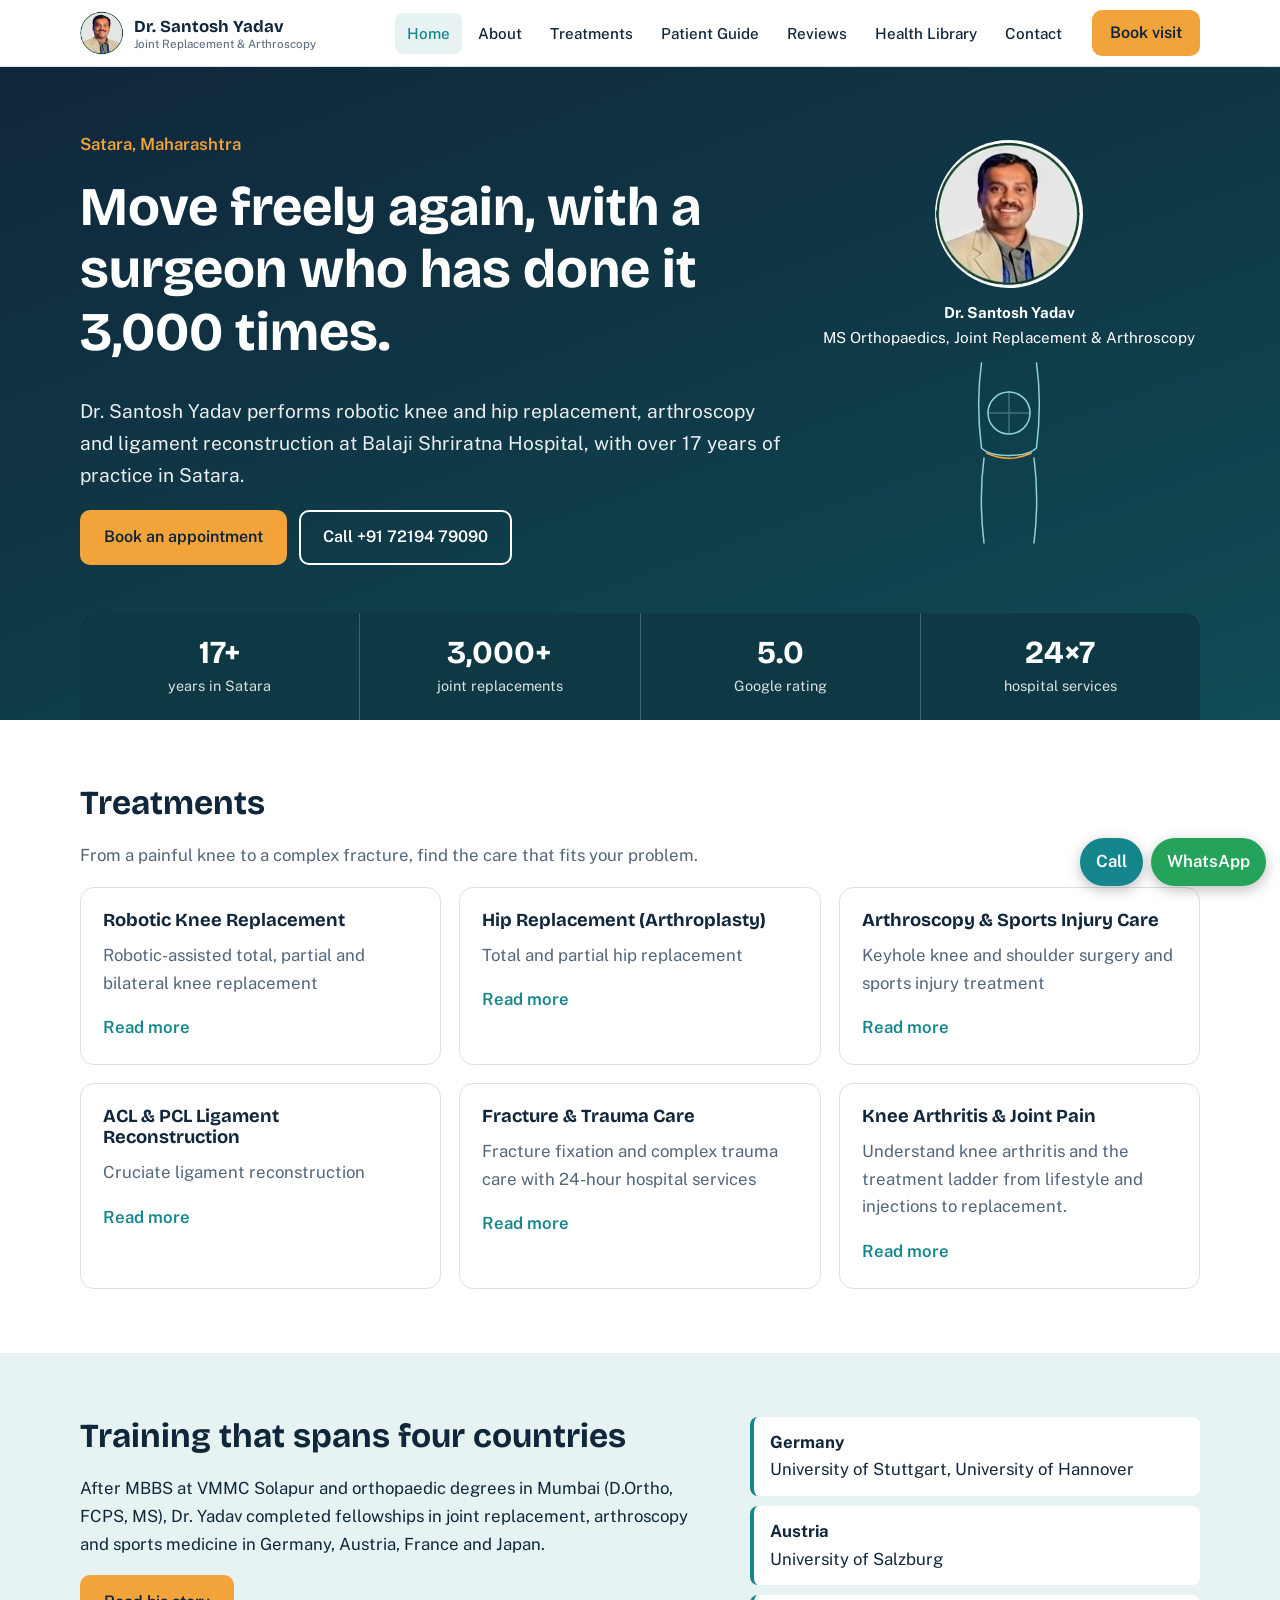
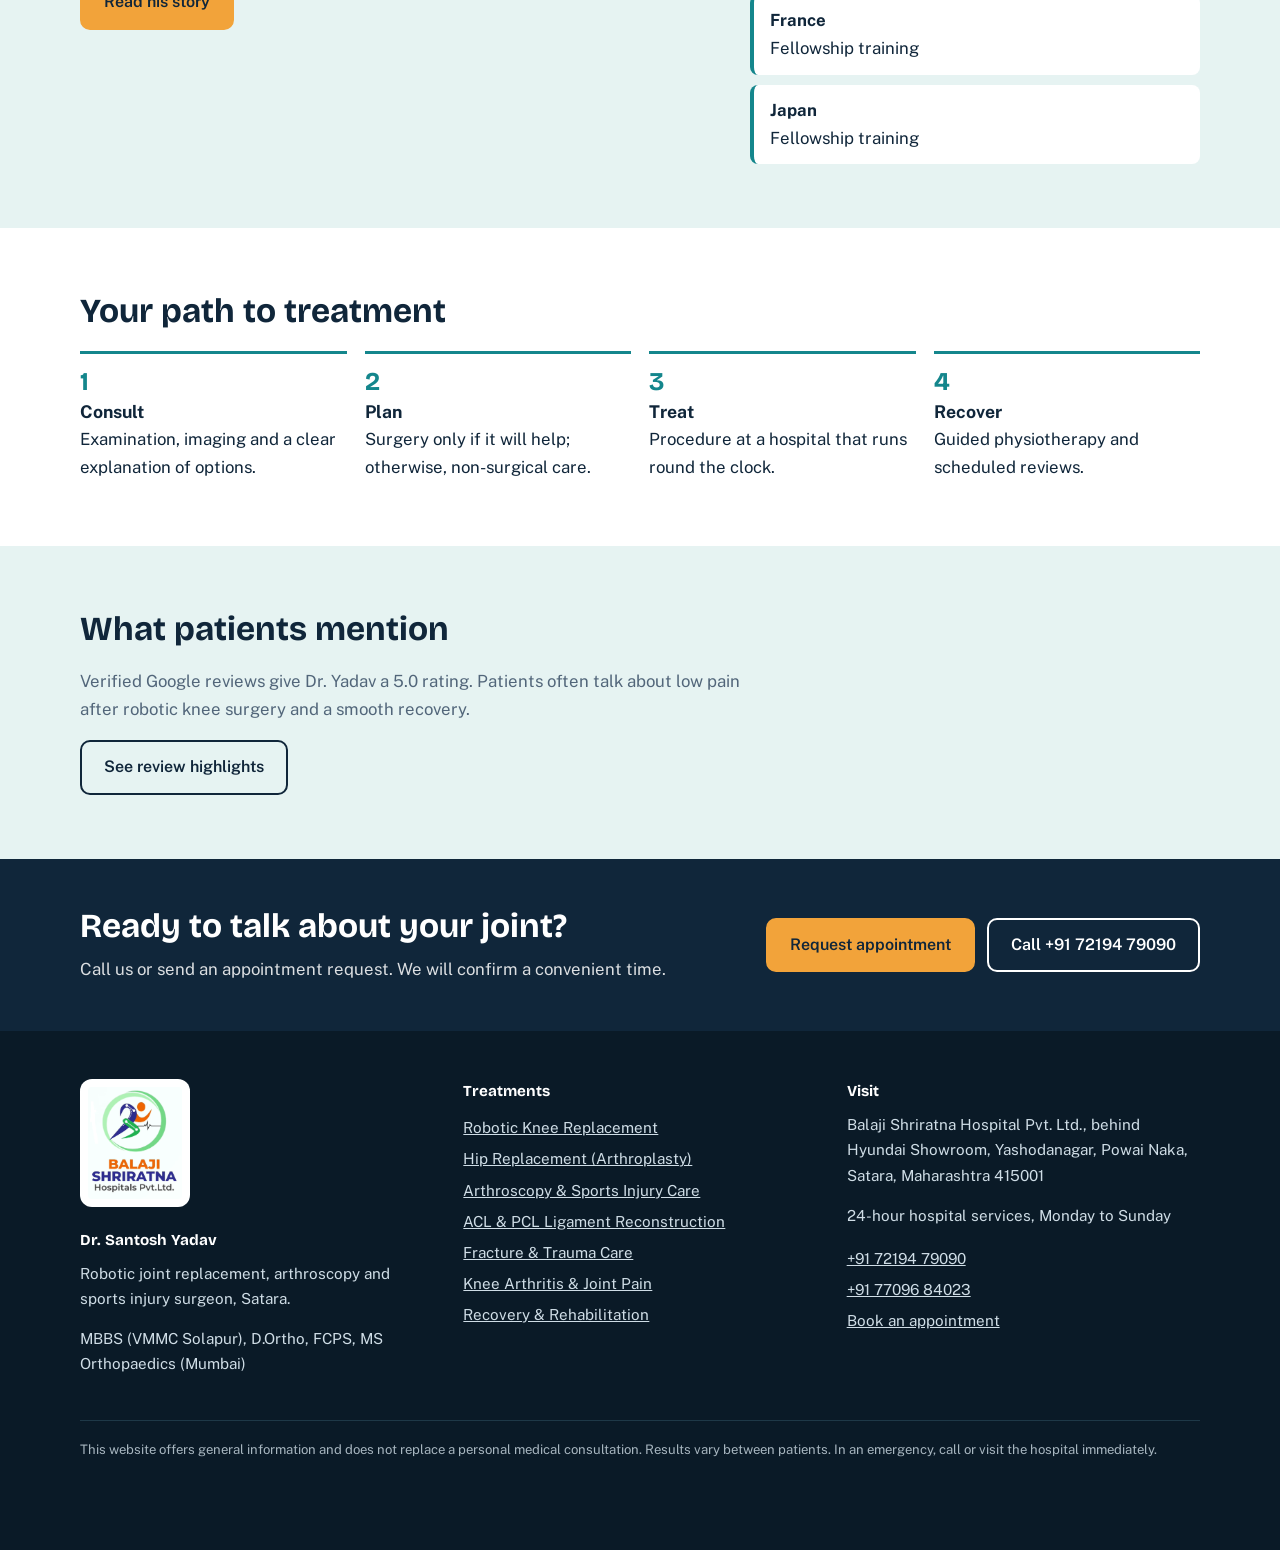
<file: index.html>
<!DOCTYPE html><html lang="en"><head><meta charset="utf-8"><meta name="viewport" content="width=device-width,initial-scale=1"><title>Robotic Joint Replacement & Arthroscopy Surgeon in Satara | Dr. Santosh Yadav, Satara</title><meta name="description" content="Dr. Santosh Yadav, robotic knee and hip replacement and arthroscopy surgeon at Balaji Shriratna Hospital, Satara."><link rel="preconnect" href="https://fonts.googleapis.com"><link rel="preconnect" href="https://fonts.gstatic.com" crossorigin><link href="https://fonts.googleapis.com/css2?family=Bricolage+Grotesque:wght@500;700&family=Public+Sans:wght@400;500;600&display=swap" rel="stylesheet"><link rel="icon" href="assets/balaji-shriratna-logo.png"><link rel="stylesheet" href="assets/style.css"></head><body data-page="index">
<a class="skip" href="#main">Skip to content</a>
<header class="hdr"><div class="wrap hdr-in"><a class="brand" href="index.html"><img class="mark" src="assets/dr-santosh-yadav.png" alt="" width="44" height="44"><span>Dr. Santosh Yadav<small>Joint Replacement &amp; Arthroscopy</small></span></a>
<nav id="nav" aria-label="Main"><a href="index.html" class=on>Home</a><a href="about.html">About</a><a href="services.html">Treatments</a><a href="patient-guide.html">Patient Guide</a><a href="reviews.html">Reviews</a><a href="blog.html">Health Library</a><a href="contact.html">Contact</a></nav>
<a class="btn sm" href="appointment.html">Book visit</a><button class="burger" aria-label="Menu" aria-expanded="false" aria-controls="nav"><i></i><i></i><i></i></button></div></header><main id="main"><section class="hero"><div class="wrap hgrid"><div><p class="tag">Satara, Maharashtra</p><h1>Move freely again, with a surgeon who has done it 3,000 times.</h1><p class="lead">Dr. Santosh Yadav performs robotic knee and hip replacement, arthroscopy and ligament reconstruction at Balaji Shriratna Hospital, with over 17 years of practice in Satara.</p><div class="cta-b"><a class="btn" href="appointment.html">Book an appointment</a><a class="btn ghost" href="tel:+917219479090">Call +91 72194 79090</a></div></div>
<div class="hphoto"><img src="assets/dr-santosh-yadav.png" alt="Dr. Santosh Yadav, orthopaedic surgeon in Satara" width="148" height="150"><p><b>Dr. Santosh Yadav</b><br>MS Orthopaedics, Joint Replacement &amp; Arthroscopy</p><svg class="joint" viewBox="0 0 300 380" role="img" aria-label="Illustration of a knee joint"><g fill="none" stroke="currentColor" stroke-width="3" stroke-linecap="round"><path d="M95 10c-10 70-5 130 0 170 20 20 90 20 110 0 5-40 10-100 0-170"/><path d="M100 200c-8 60-6 120 0 170M200 200c8 60 6 120 0 170"/><path d="M105 190c30 14 60 14 90 0" stroke="#f2a33a"/><circle cx="150" cy="110" r="42" class="pulse"/><path d="M150 68v84M108 110h84" opacity=".35"/></g></svg></div></div>
<div class="wrap stats"><div><b data-n="17" data-s="+">0</b><span>years in Satara</span></div><div><b data-n="3000" data-s="+">0</b><span>joint replacements</span></div><div><b>5.0</b><span>Google rating</span></div><div><b>24×7</b><span>hospital services</span></div></div></section>
<section class="sec"><div class="wrap"><h2>Treatments</h2><p class="sub">From a painful knee to a complex fracture, find the care that fits your problem.</p><div class="tgrid"><a class="tc" href="robotic-knee-replacement.html"><h3>Robotic Knee Replacement</h3><p>Robotic-assisted total, partial and bilateral knee replacement</p><span>Read more</span></a><a class="tc" href="hip-replacement.html"><h3>Hip Replacement (Arthroplasty)</h3><p>Total and partial hip replacement</p><span>Read more</span></a><a class="tc" href="arthroscopy-sports-injury.html"><h3>Arthroscopy & Sports Injury Care</h3><p>Keyhole knee and shoulder surgery and sports injury treatment</p><span>Read more</span></a><a class="tc" href="acl-pcl-ligament-reconstruction.html"><h3>ACL & PCL Ligament Reconstruction</h3><p>Cruciate ligament reconstruction</p><span>Read more</span></a><a class="tc" href="fracture-trauma-care.html"><h3>Fracture & Trauma Care</h3><p>Fracture fixation and complex trauma care with 24-hour hospital services</p><span>Read more</span></a><a class="tc" href="knee-arthritis.html"><h3>Knee Arthritis & Joint Pain</h3><p>Understand knee arthritis and the treatment ladder from lifestyle and injections to replacement.</p><span>Read more</span></a></div></div></section>
<section class="sec alt"><div class="wrap two"><div><h2>Training that spans four countries</h2><p>After MBBS at VMMC Solapur and orthopaedic degrees in Mumbai (D.Ortho, FCPS, MS), Dr. Yadav completed fellowships in joint replacement, arthroscopy and sports medicine in Germany, Austria, France and Japan.</p><a class="btn" href="about.html">Read his story</a></div>
<ul class="fell"><li><b>Germany</b>University of Stuttgart, University of Hannover</li><li><b>Austria</b>University of Salzburg</li><li><b>France</b>Fellowship training</li><li><b>Japan</b>Fellowship training</li></ul></div></section>
<section class="sec"><div class="wrap"><h2>Your path to treatment</h2><ol class="path"><li><b>Consult</b>Examination, imaging and a clear explanation of options.</li><li><b>Plan</b>Surgery only if it will help; otherwise, non-surgical care.</li><li><b>Treat</b>Procedure at a hospital that runs round the clock.</li><li><b>Recover</b>Guided physiotherapy and scheduled reviews.</li></ol></div></section>
<section class="sec alt"><div class="wrap"><h2>What patients mention</h2><p class="sub">Verified Google reviews give Dr. Yadav a 5.0 rating. Patients often talk about low pain after robotic knee surgery and a smooth recovery.</p><a class="btn ghost dark" href="reviews.html">See review highlights</a></div></section><section class="cta"><div class="wrap cta-in"><div><h2>Ready to talk about your joint?</h2><p>Call us or send an appointment request. We will confirm a convenient time.</p></div><div class="cta-b"><a class="btn" href="appointment.html">Request appointment</a><a class="btn ghost" href="tel:+917219479090">Call +91 72194 79090</a></div></div></section></main><footer class="ftr"><div class="wrap fgrid"><div><img class="flogo" src="assets/balaji-shriratna-logo.png" alt="Balaji Shriratna Hospitals Pvt. Ltd." width="110"><b class="fh">Dr. Santosh Yadav</b><p>Robotic joint replacement, arthroscopy and sports injury surgeon, Satara.</p><p>MBBS (VMMC Solapur), D.Ortho, FCPS, MS Orthopaedics (Mumbai)</p></div>
<div><b class="fh">Treatments</b><a href="robotic-knee-replacement.html">Robotic Knee Replacement</a><a href="hip-replacement.html">Hip Replacement (Arthroplasty)</a><a href="arthroscopy-sports-injury.html">Arthroscopy & Sports Injury Care</a><a href="acl-pcl-ligament-reconstruction.html">ACL & PCL Ligament Reconstruction</a><a href="fracture-trauma-care.html">Fracture & Trauma Care</a><a href="knee-arthritis.html">Knee Arthritis & Joint Pain</a><a href="recovery-rehabilitation.html">Recovery & Rehabilitation</a></div>
<div><b class="fh">Visit</b><p>Balaji Shriratna Hospital Pvt. Ltd., behind Hyundai Showroom, Yashodanagar, Powai Naka, Satara, Maharashtra 415001</p><p>24-hour hospital services, Monday to Sunday</p><a href="tel:+917219479090">+91 72194 79090</a><a href="tel:+917709684023">+91 77096 84023</a><a href="appointment.html">Book an appointment</a></div></div>
<div class="wrap legal">This website offers general information and does not replace a personal medical consultation. Results vary between patients. In an emergency, call or visit the hospital immediately.</div></footer>
<div class="fab"><a href="tel:+917219479090" aria-label="Call">Call</a><a href="https://wa.me/917219479090" aria-label="WhatsApp" target="_blank" rel="noopener">WhatsApp</a></div><script src="assets/main.js"></script></body></html>
</file>
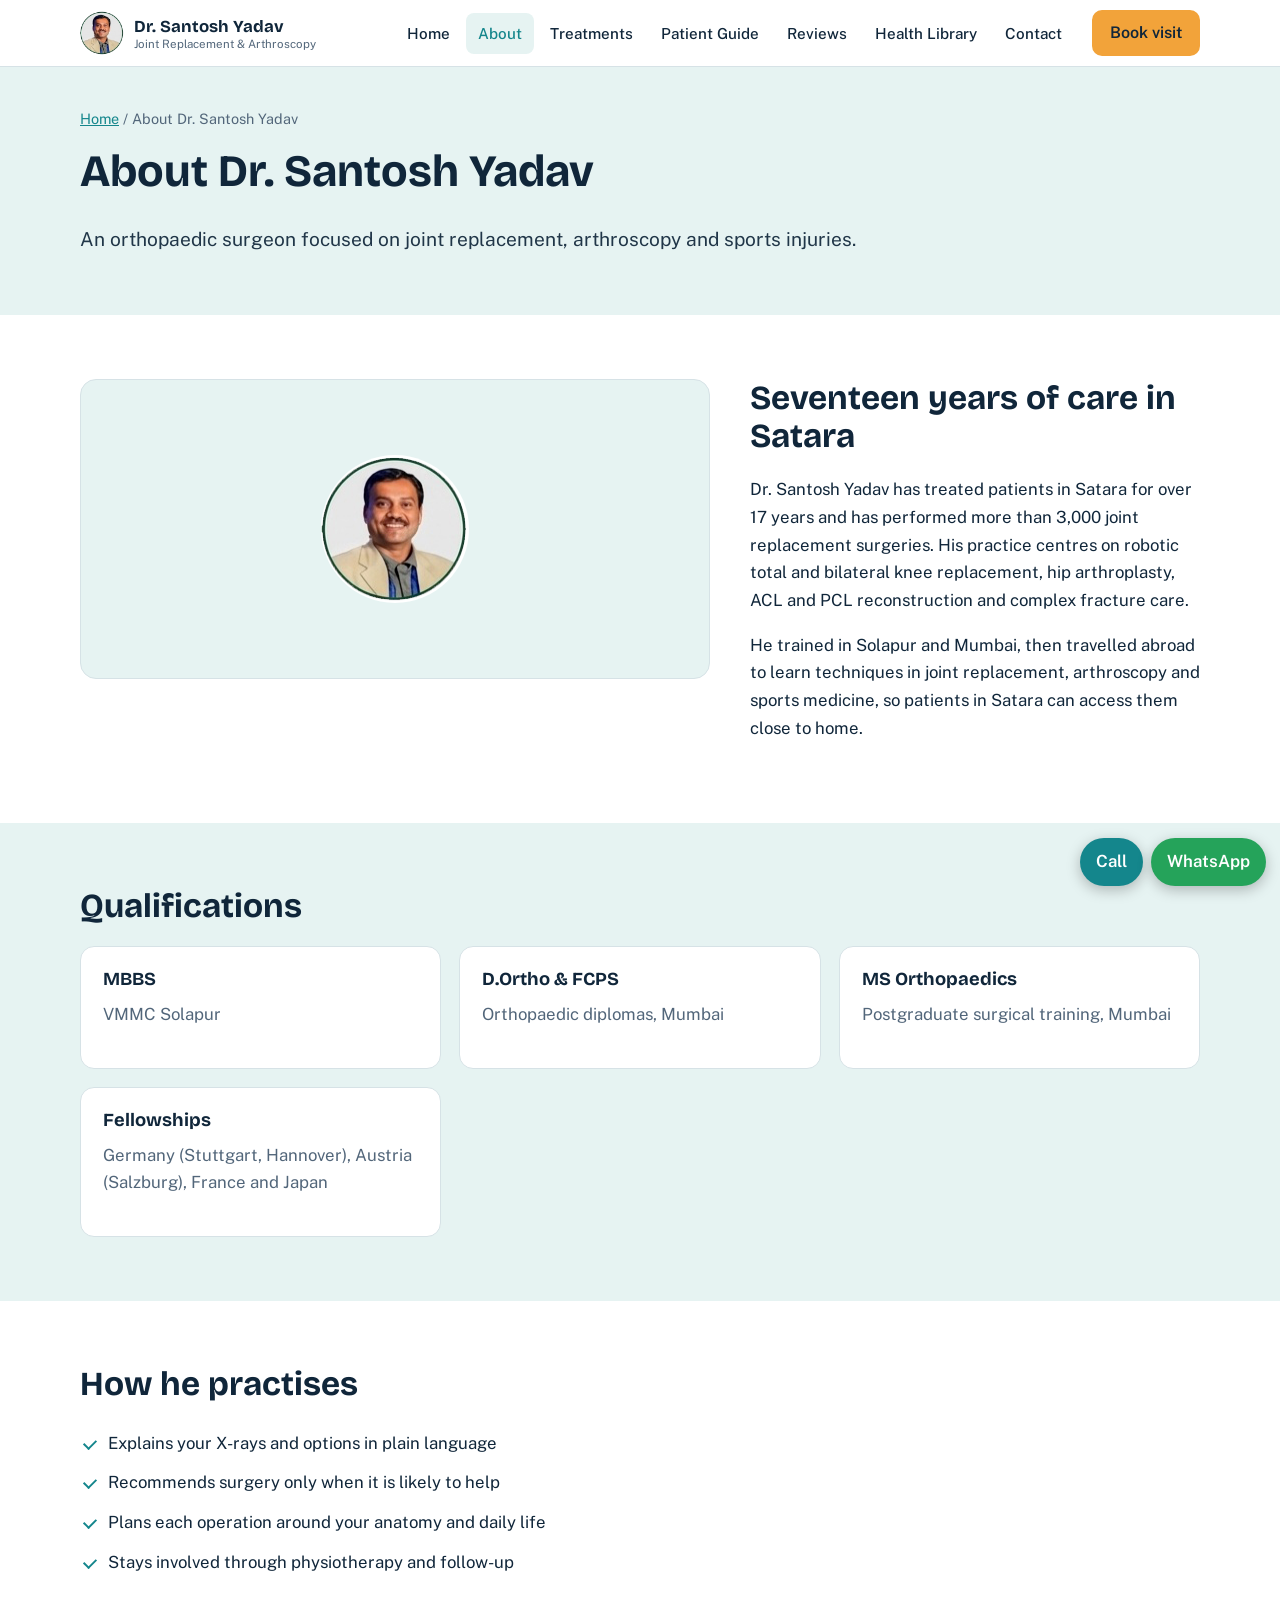
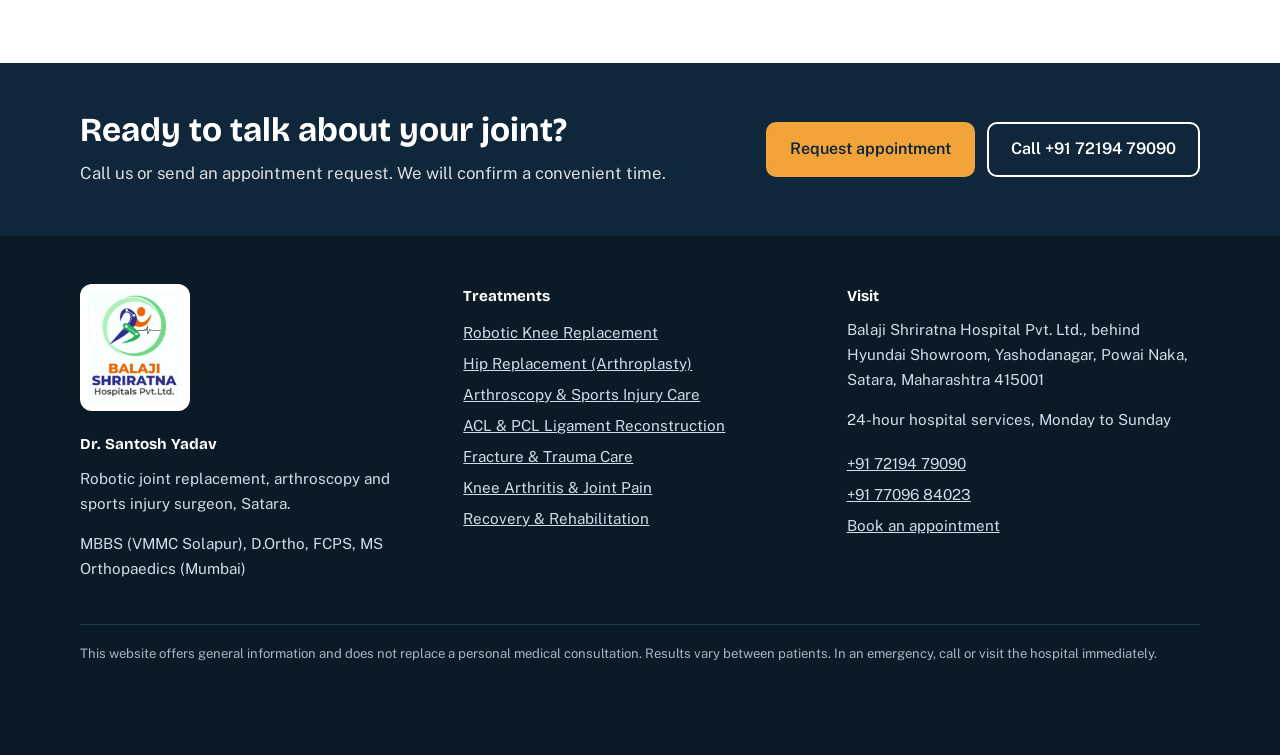
<file: about.html>
<!DOCTYPE html><html lang="en"><head><meta charset="utf-8"><meta name="viewport" content="width=device-width,initial-scale=1"><title>About Dr. Santosh Yadav | Dr. Santosh Yadav, Satara</title><meta name="description" content="Qualifications, fellowships and experience of Dr. Santosh Yadav, orthopaedic surgeon in Satara."><link rel="preconnect" href="https://fonts.googleapis.com"><link rel="preconnect" href="https://fonts.gstatic.com" crossorigin><link href="https://fonts.googleapis.com/css2?family=Bricolage+Grotesque:wght@500;700&family=Public+Sans:wght@400;500;600&display=swap" rel="stylesheet"><link rel="icon" href="assets/balaji-shriratna-logo.png"><link rel="stylesheet" href="assets/style.css"></head><body data-page="about">
<a class="skip" href="#main">Skip to content</a>
<header class="hdr"><div class="wrap hdr-in"><a class="brand" href="index.html"><img class="mark" src="assets/dr-santosh-yadav.png" alt="" width="44" height="44"><span>Dr. Santosh Yadav<small>Joint Replacement &amp; Arthroscopy</small></span></a>
<nav id="nav" aria-label="Main"><a href="index.html">Home</a><a href="about.html" class=on>About</a><a href="services.html">Treatments</a><a href="patient-guide.html">Patient Guide</a><a href="reviews.html">Reviews</a><a href="blog.html">Health Library</a><a href="contact.html">Contact</a></nav>
<a class="btn sm" href="appointment.html">Book visit</a><button class="burger" aria-label="Menu" aria-expanded="false" aria-controls="nav"><i></i><i></i><i></i></button></div></header><main id="main"><section class="phero"><div class="wrap"><p class="crumb"><a href="index.html">Home</a> / About Dr. Santosh Yadav</p><h1>About Dr. Santosh Yadav</h1><p class="lead">An orthopaedic surgeon focused on joint replacement, arthroscopy and sports injuries.</p></div></section><section class="sec"><div class="wrap two"><div class="portrait"><img src="assets/dr-santosh-yadav.png" alt="Dr. Santosh Yadav" width="148" height="150"></div><div><h2>Seventeen years of care in Satara</h2><p>Dr. Santosh Yadav has treated patients in Satara for over 17 years and has performed more than 3,000 joint replacement surgeries. His practice centres on robotic total and bilateral knee replacement, hip arthroplasty, ACL and PCL reconstruction and complex fracture care.</p><p>He trained in Solapur and Mumbai, then travelled abroad to learn techniques in joint replacement, arthroscopy and sports medicine, so patients in Satara can access them close to home.</p></div></div></section>
<section class="sec alt"><div class="wrap"><h2>Qualifications</h2><div class="tgrid"><div class="tc"><h3>MBBS</h3><p>VMMC Solapur</p></div><div class="tc"><h3>D.Ortho &amp; FCPS</h3><p>Orthopaedic diplomas, Mumbai</p></div><div class="tc"><h3>MS Orthopaedics</h3><p>Postgraduate surgical training, Mumbai</p></div><div class="tc"><h3>Fellowships</h3><p>Germany (Stuttgart, Hannover), Austria (Salzburg), France and Japan</p></div></div></div></section><section class="sec"><div class="wrap"><h2>How he practises</h2><ul class="tick"><li>Explains your X-rays and options in plain language</li><li>Recommends surgery only when it is likely to help</li><li>Plans each operation around your anatomy and daily life</li><li>Stays involved through physiotherapy and follow-up</li></ul></div></section><section class="cta"><div class="wrap cta-in"><div><h2>Ready to talk about your joint?</h2><p>Call us or send an appointment request. We will confirm a convenient time.</p></div><div class="cta-b"><a class="btn" href="appointment.html">Request appointment</a><a class="btn ghost" href="tel:+917219479090">Call +91 72194 79090</a></div></div></section></main><footer class="ftr"><div class="wrap fgrid"><div><img class="flogo" src="assets/balaji-shriratna-logo.png" alt="Balaji Shriratna Hospitals Pvt. Ltd." width="110"><b class="fh">Dr. Santosh Yadav</b><p>Robotic joint replacement, arthroscopy and sports injury surgeon, Satara.</p><p>MBBS (VMMC Solapur), D.Ortho, FCPS, MS Orthopaedics (Mumbai)</p></div>
<div><b class="fh">Treatments</b><a href="robotic-knee-replacement.html">Robotic Knee Replacement</a><a href="hip-replacement.html">Hip Replacement (Arthroplasty)</a><a href="arthroscopy-sports-injury.html">Arthroscopy & Sports Injury Care</a><a href="acl-pcl-ligament-reconstruction.html">ACL & PCL Ligament Reconstruction</a><a href="fracture-trauma-care.html">Fracture & Trauma Care</a><a href="knee-arthritis.html">Knee Arthritis & Joint Pain</a><a href="recovery-rehabilitation.html">Recovery & Rehabilitation</a></div>
<div><b class="fh">Visit</b><p>Balaji Shriratna Hospital Pvt. Ltd., behind Hyundai Showroom, Yashodanagar, Powai Naka, Satara, Maharashtra 415001</p><p>24-hour hospital services, Monday to Sunday</p><a href="tel:+917219479090">+91 72194 79090</a><a href="tel:+917709684023">+91 77096 84023</a><a href="appointment.html">Book an appointment</a></div></div>
<div class="wrap legal">This website offers general information and does not replace a personal medical consultation. Results vary between patients. In an emergency, call or visit the hospital immediately.</div></footer>
<div class="fab"><a href="tel:+917219479090" aria-label="Call">Call</a><a href="https://wa.me/917219479090" aria-label="WhatsApp" target="_blank" rel="noopener">WhatsApp</a></div><script src="assets/main.js"></script></body></html>
</file>
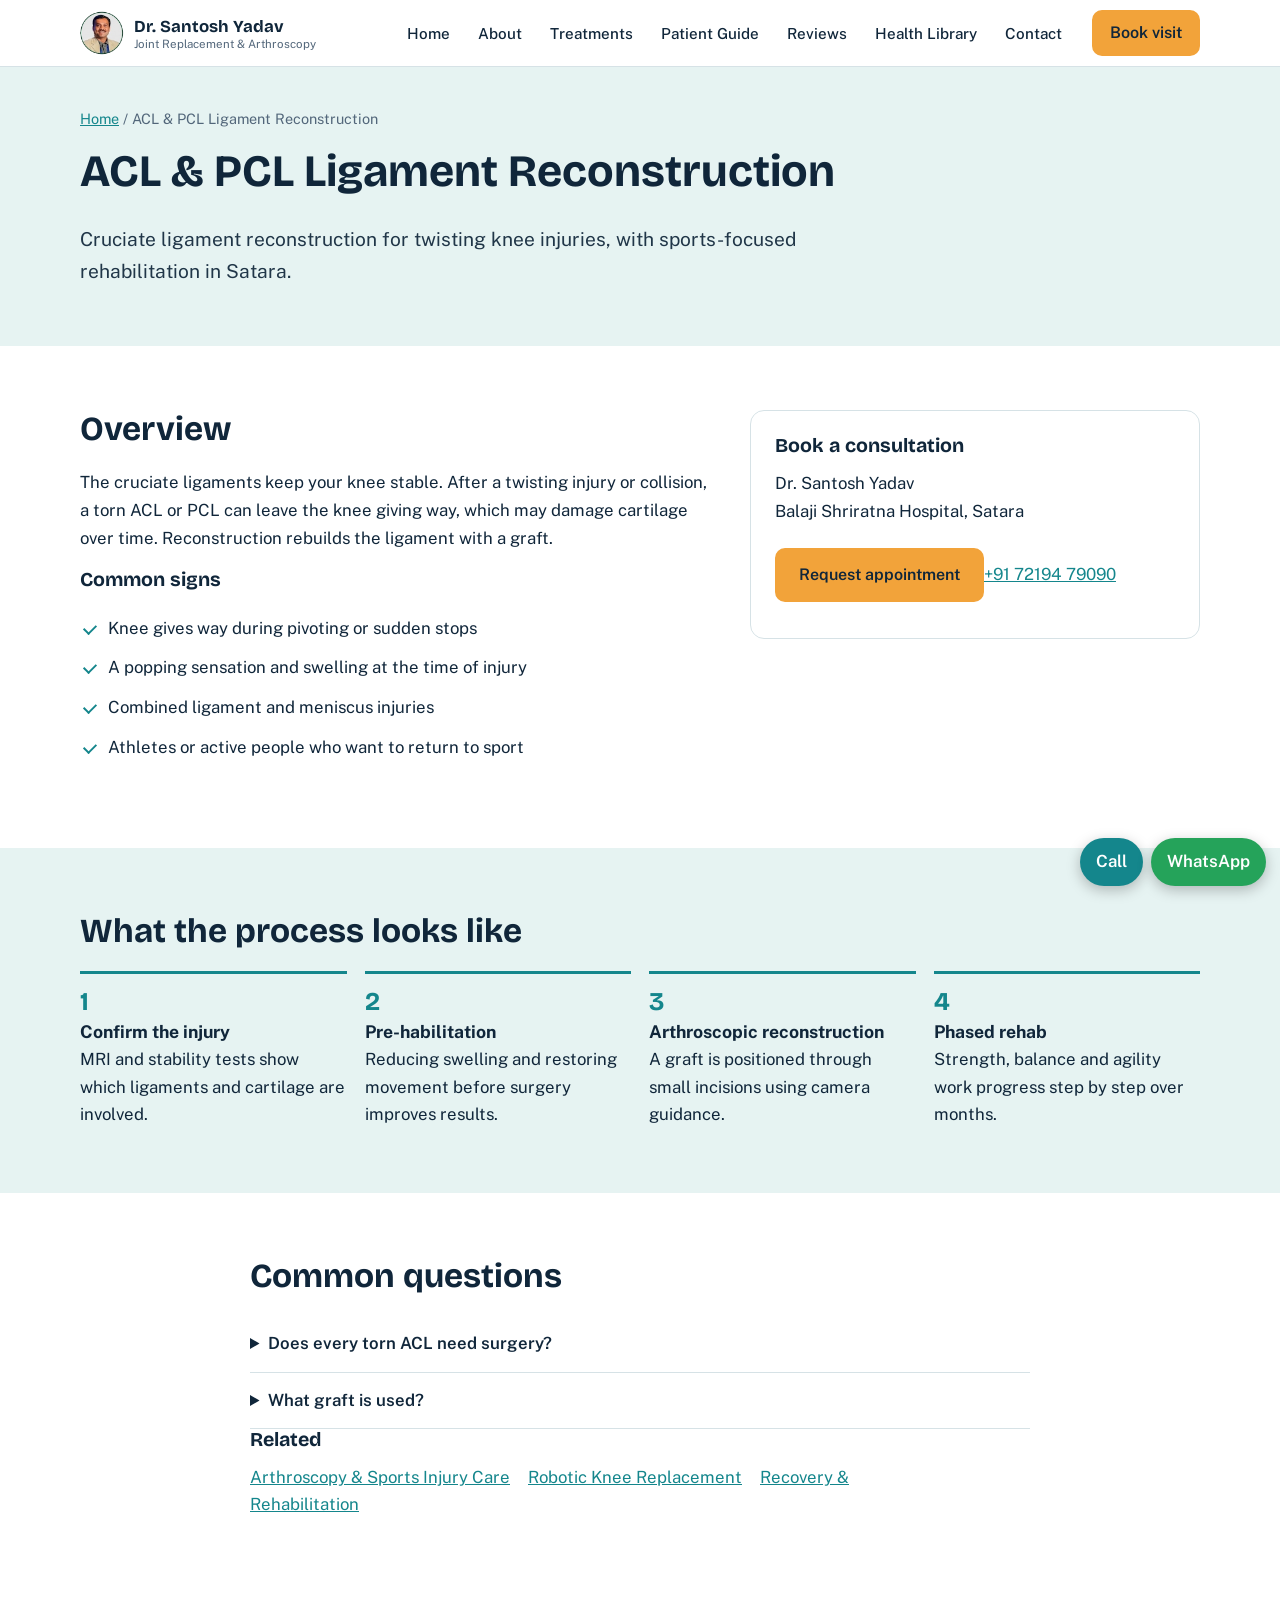
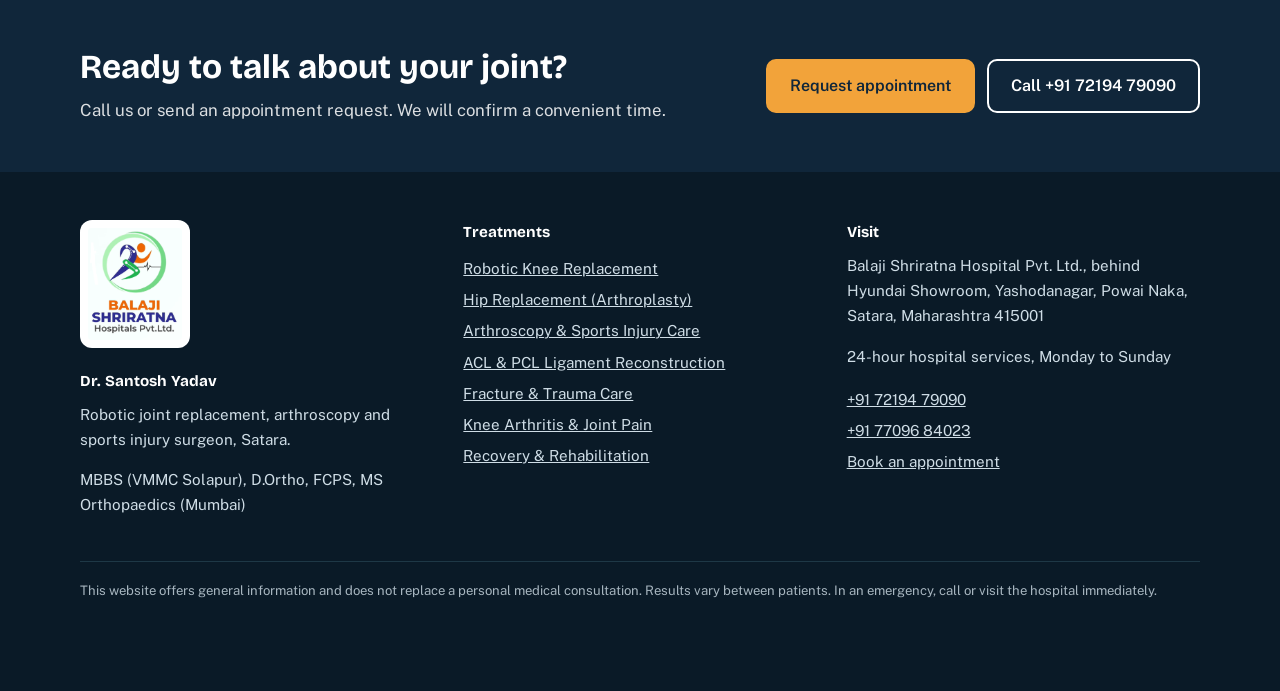
<file: acl-pcl-ligament-reconstruction.html>
<!DOCTYPE html><html lang="en"><head><meta charset="utf-8"><meta name="viewport" content="width=device-width,initial-scale=1"><title>ACL & PCL Ligament Reconstruction | Dr. Santosh Yadav, Satara</title><meta name="description" content="Cruciate ligament reconstruction for twisting knee injuries, with sports-focused rehabilitation in Satara."><link rel="preconnect" href="https://fonts.googleapis.com"><link rel="preconnect" href="https://fonts.gstatic.com" crossorigin><link href="https://fonts.googleapis.com/css2?family=Bricolage+Grotesque:wght@500;700&family=Public+Sans:wght@400;500;600&display=swap" rel="stylesheet"><link rel="icon" href="assets/balaji-shriratna-logo.png"><link rel="stylesheet" href="assets/style.css"></head><body data-page="acl-pcl-ligament-reconstruction">
<a class="skip" href="#main">Skip to content</a>
<header class="hdr"><div class="wrap hdr-in"><a class="brand" href="index.html"><img class="mark" src="assets/dr-santosh-yadav.png" alt="" width="44" height="44"><span>Dr. Santosh Yadav<small>Joint Replacement &amp; Arthroscopy</small></span></a>
<nav id="nav" aria-label="Main"><a href="index.html">Home</a><a href="about.html">About</a><a href="services.html">Treatments</a><a href="patient-guide.html">Patient Guide</a><a href="reviews.html">Reviews</a><a href="blog.html">Health Library</a><a href="contact.html">Contact</a></nav>
<a class="btn sm" href="appointment.html">Book visit</a><button class="burger" aria-label="Menu" aria-expanded="false" aria-controls="nav"><i></i><i></i><i></i></button></div></header><main id="main"><section class="phero"><div class="wrap"><p class="crumb"><a href="index.html">Home</a> / ACL & PCL Ligament Reconstruction</p><h1>ACL & PCL Ligament Reconstruction</h1><p class="lead">Cruciate ligament reconstruction for twisting knee injuries, with sports-focused rehabilitation in Satara.</p></div></section><section class="sec"><div class="wrap two"><div><h2>Overview</h2><p>The cruciate ligaments keep your knee stable. After a twisting injury or collision, a torn ACL or PCL can leave the knee giving way, which may damage cartilage over time. Reconstruction rebuilds the ligament with a graft.</p><h3>Common signs</h3><ul class="tick"><li>Knee gives way during pivoting or sudden stops</li><li>A popping sensation and swelling at the time of injury</li><li>Combined ligament and meniscus injuries</li><li>Athletes or active people who want to return to sport</li></ul></div><aside class="side"><h3>Book a consultation</h3><p>Dr. Santosh Yadav<br>Balaji Shriratna Hospital, Satara</p><a class="btn" href="appointment.html">Request appointment</a><a href="tel:+917219479090">+91 72194 79090</a></aside></div></section><section class="sec alt"><div class="wrap"><h2>What the process looks like</h2><ol class="path"><li><b>Confirm the injury</b>MRI and stability tests show which ligaments and cartilage are involved.</li><li><b>Pre-habilitation</b>Reducing swelling and restoring movement before surgery improves results.</li><li><b>Arthroscopic reconstruction</b>A graft is positioned through small incisions using camera guidance.</li><li><b>Phased rehab</b>Strength, balance and agility work progress step by step over months.</li></ol></div></section><section class="sec"><div class="wrap narrow"><h2>Common questions</h2><details><summary>Does every torn ACL need surgery?</summary><p>No. Lower-demand patients may do well with rehabilitation. Surgery is usually advised when the knee stays unstable.</p></details><details><summary>What graft is used?</summary><p>Graft choice is discussed based on your age, sport and anatomy.</p></details><h3>Related</h3><p class="rel"><a href="arthroscopy-sports-injury.html">Arthroscopy & Sports Injury Care</a> <a href="robotic-knee-replacement.html">Robotic Knee Replacement</a> <a href="recovery-rehabilitation.html">Recovery & Rehabilitation</a></p></div></section><section class="cta"><div class="wrap cta-in"><div><h2>Ready to talk about your joint?</h2><p>Call us or send an appointment request. We will confirm a convenient time.</p></div><div class="cta-b"><a class="btn" href="appointment.html">Request appointment</a><a class="btn ghost" href="tel:+917219479090">Call +91 72194 79090</a></div></div></section></main><footer class="ftr"><div class="wrap fgrid"><div><img class="flogo" src="assets/balaji-shriratna-logo.png" alt="Balaji Shriratna Hospitals Pvt. Ltd." width="110"><b class="fh">Dr. Santosh Yadav</b><p>Robotic joint replacement, arthroscopy and sports injury surgeon, Satara.</p><p>MBBS (VMMC Solapur), D.Ortho, FCPS, MS Orthopaedics (Mumbai)</p></div>
<div><b class="fh">Treatments</b><a href="robotic-knee-replacement.html">Robotic Knee Replacement</a><a href="hip-replacement.html">Hip Replacement (Arthroplasty)</a><a href="arthroscopy-sports-injury.html">Arthroscopy & Sports Injury Care</a><a href="acl-pcl-ligament-reconstruction.html">ACL & PCL Ligament Reconstruction</a><a href="fracture-trauma-care.html">Fracture & Trauma Care</a><a href="knee-arthritis.html">Knee Arthritis & Joint Pain</a><a href="recovery-rehabilitation.html">Recovery & Rehabilitation</a></div>
<div><b class="fh">Visit</b><p>Balaji Shriratna Hospital Pvt. Ltd., behind Hyundai Showroom, Yashodanagar, Powai Naka, Satara, Maharashtra 415001</p><p>24-hour hospital services, Monday to Sunday</p><a href="tel:+917219479090">+91 72194 79090</a><a href="tel:+917709684023">+91 77096 84023</a><a href="appointment.html">Book an appointment</a></div></div>
<div class="wrap legal">This website offers general information and does not replace a personal medical consultation. Results vary between patients. In an emergency, call or visit the hospital immediately.</div></footer>
<div class="fab"><a href="tel:+917219479090" aria-label="Call">Call</a><a href="https://wa.me/917219479090" aria-label="WhatsApp" target="_blank" rel="noopener">WhatsApp</a></div><script src="assets/main.js"></script></body></html>
</file>
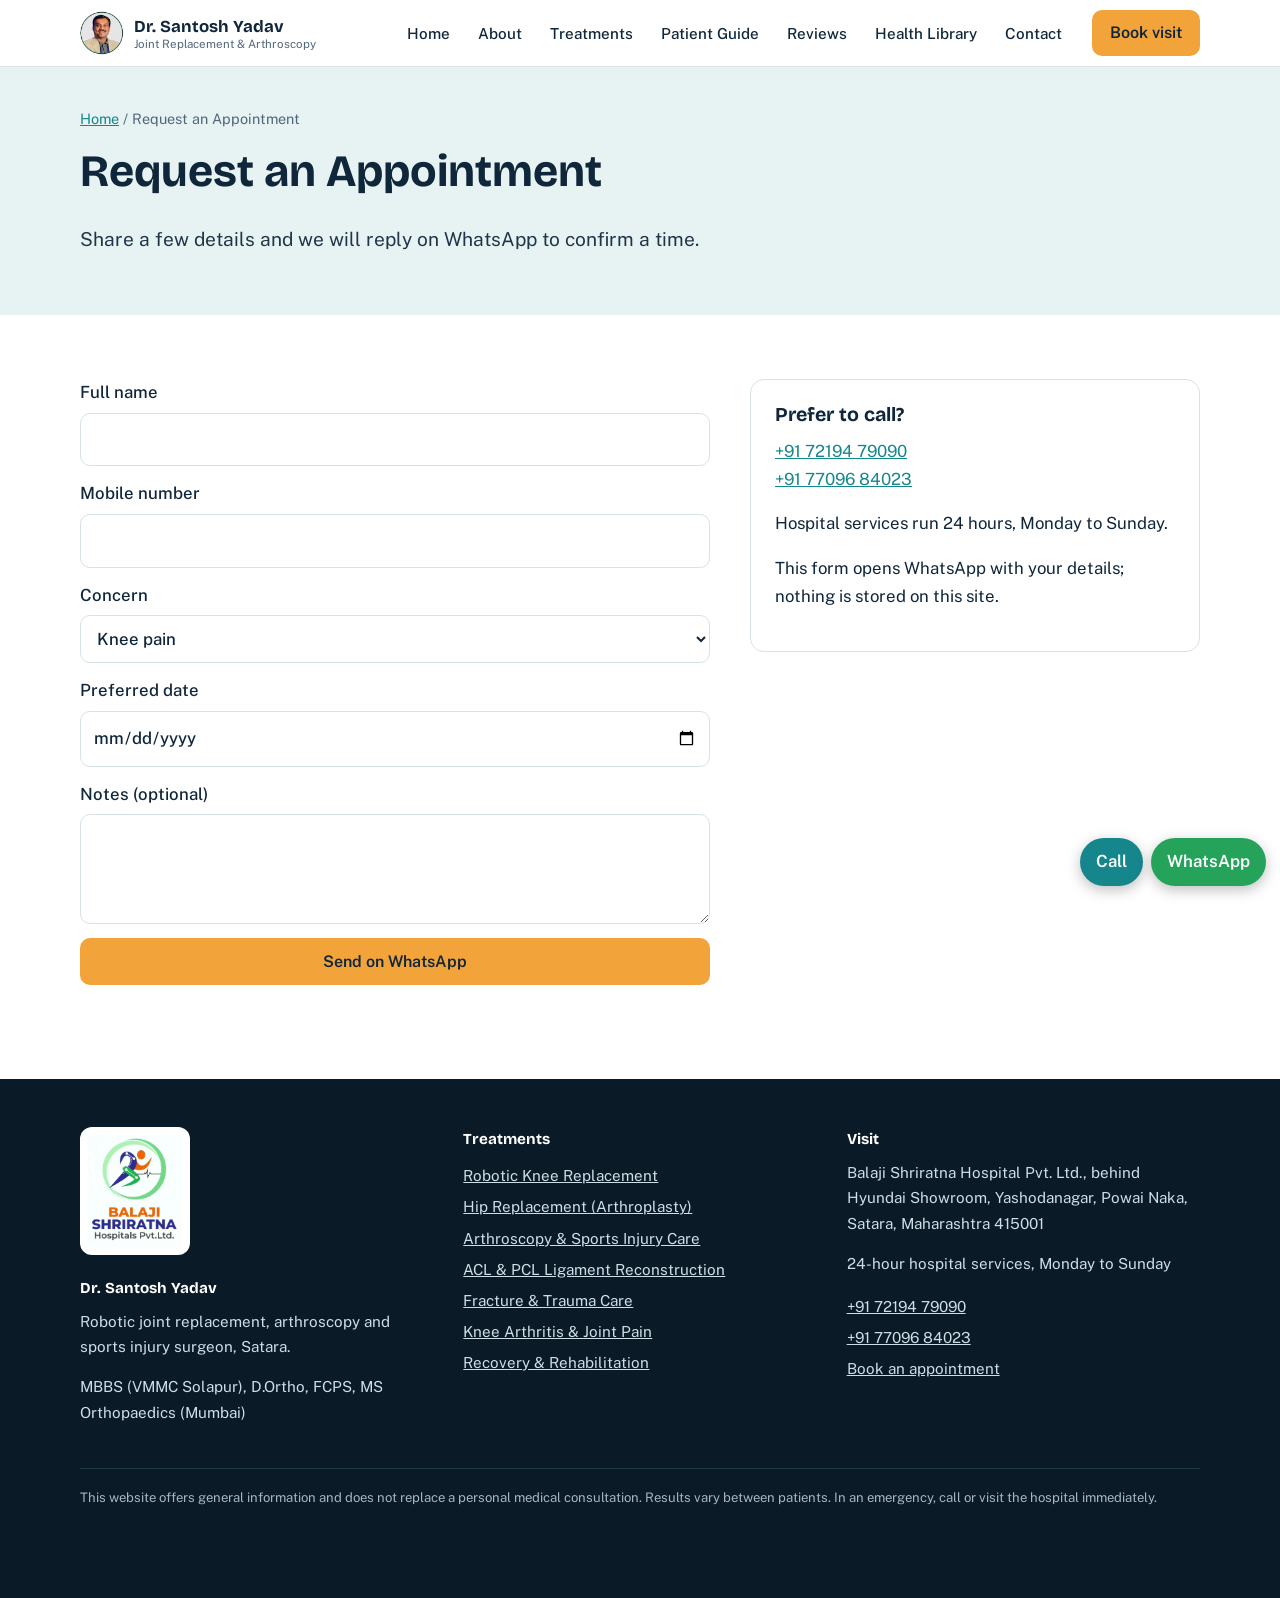
<file: appointment.html>
<!DOCTYPE html><html lang="en"><head><meta charset="utf-8"><meta name="viewport" content="width=device-width,initial-scale=1"><title>Book an Appointment | Dr. Santosh Yadav, Satara</title><meta name="description" content="Request a consultation with Dr. Santosh Yadav at Balaji Shriratna Hospital, Satara."><link rel="preconnect" href="https://fonts.googleapis.com"><link rel="preconnect" href="https://fonts.gstatic.com" crossorigin><link href="https://fonts.googleapis.com/css2?family=Bricolage+Grotesque:wght@500;700&family=Public+Sans:wght@400;500;600&display=swap" rel="stylesheet"><link rel="icon" href="assets/balaji-shriratna-logo.png"><link rel="stylesheet" href="assets/style.css"></head><body data-page="appointment">
<a class="skip" href="#main">Skip to content</a>
<header class="hdr"><div class="wrap hdr-in"><a class="brand" href="index.html"><img class="mark" src="assets/dr-santosh-yadav.png" alt="" width="44" height="44"><span>Dr. Santosh Yadav<small>Joint Replacement &amp; Arthroscopy</small></span></a>
<nav id="nav" aria-label="Main"><a href="index.html">Home</a><a href="about.html">About</a><a href="services.html">Treatments</a><a href="patient-guide.html">Patient Guide</a><a href="reviews.html">Reviews</a><a href="blog.html">Health Library</a><a href="contact.html">Contact</a></nav>
<a class="btn sm" href="appointment.html">Book visit</a><button class="burger" aria-label="Menu" aria-expanded="false" aria-controls="nav"><i></i><i></i><i></i></button></div></header><main id="main"><section class="phero"><div class="wrap"><p class="crumb"><a href="index.html">Home</a> / Request an Appointment</p><h1>Request an Appointment</h1><p class="lead">Share a few details and we will reply on WhatsApp to confirm a time.</p></div></section><section class="sec"><div class="wrap two"><form id="appt" novalidate><label>Full name<input name="name" required autocomplete="name"></label><label>Mobile number<input name="phone" required inputmode="tel" pattern="[0-9+ ]{10,15}" autocomplete="tel"></label><label>Concern<select name="concern"><option>Knee pain</option><option>Hip pain</option><option>Sports injury</option><option>Fracture</option><option>Second opinion</option><option>Other</option></select></label><label>Preferred date<input type="date" name="date"></label><label>Notes (optional)<textarea name="notes" rows="3"></textarea></label><button class="btn" type="submit">Send on WhatsApp</button><p class="msg" role="status" aria-live="polite"></p></form>
<aside class="side"><h3>Prefer to call?</h3><p><a href="tel:+917219479090">+91 72194 79090</a><br><a href="tel:+917709684023">+91 77096 84023</a></p><p>Hospital services run 24 hours, Monday to Sunday.</p><p>This form opens WhatsApp with your details; nothing is stored on this site.</p></aside></div></section></main><footer class="ftr"><div class="wrap fgrid"><div><img class="flogo" src="assets/balaji-shriratna-logo.png" alt="Balaji Shriratna Hospitals Pvt. Ltd." width="110"><b class="fh">Dr. Santosh Yadav</b><p>Robotic joint replacement, arthroscopy and sports injury surgeon, Satara.</p><p>MBBS (VMMC Solapur), D.Ortho, FCPS, MS Orthopaedics (Mumbai)</p></div>
<div><b class="fh">Treatments</b><a href="robotic-knee-replacement.html">Robotic Knee Replacement</a><a href="hip-replacement.html">Hip Replacement (Arthroplasty)</a><a href="arthroscopy-sports-injury.html">Arthroscopy & Sports Injury Care</a><a href="acl-pcl-ligament-reconstruction.html">ACL & PCL Ligament Reconstruction</a><a href="fracture-trauma-care.html">Fracture & Trauma Care</a><a href="knee-arthritis.html">Knee Arthritis & Joint Pain</a><a href="recovery-rehabilitation.html">Recovery & Rehabilitation</a></div>
<div><b class="fh">Visit</b><p>Balaji Shriratna Hospital Pvt. Ltd., behind Hyundai Showroom, Yashodanagar, Powai Naka, Satara, Maharashtra 415001</p><p>24-hour hospital services, Monday to Sunday</p><a href="tel:+917219479090">+91 72194 79090</a><a href="tel:+917709684023">+91 77096 84023</a><a href="appointment.html">Book an appointment</a></div></div>
<div class="wrap legal">This website offers general information and does not replace a personal medical consultation. Results vary between patients. In an emergency, call or visit the hospital immediately.</div></footer>
<div class="fab"><a href="tel:+917219479090" aria-label="Call">Call</a><a href="https://wa.me/917219479090" aria-label="WhatsApp" target="_blank" rel="noopener">WhatsApp</a></div><script src="assets/main.js"></script></body></html>
</file>
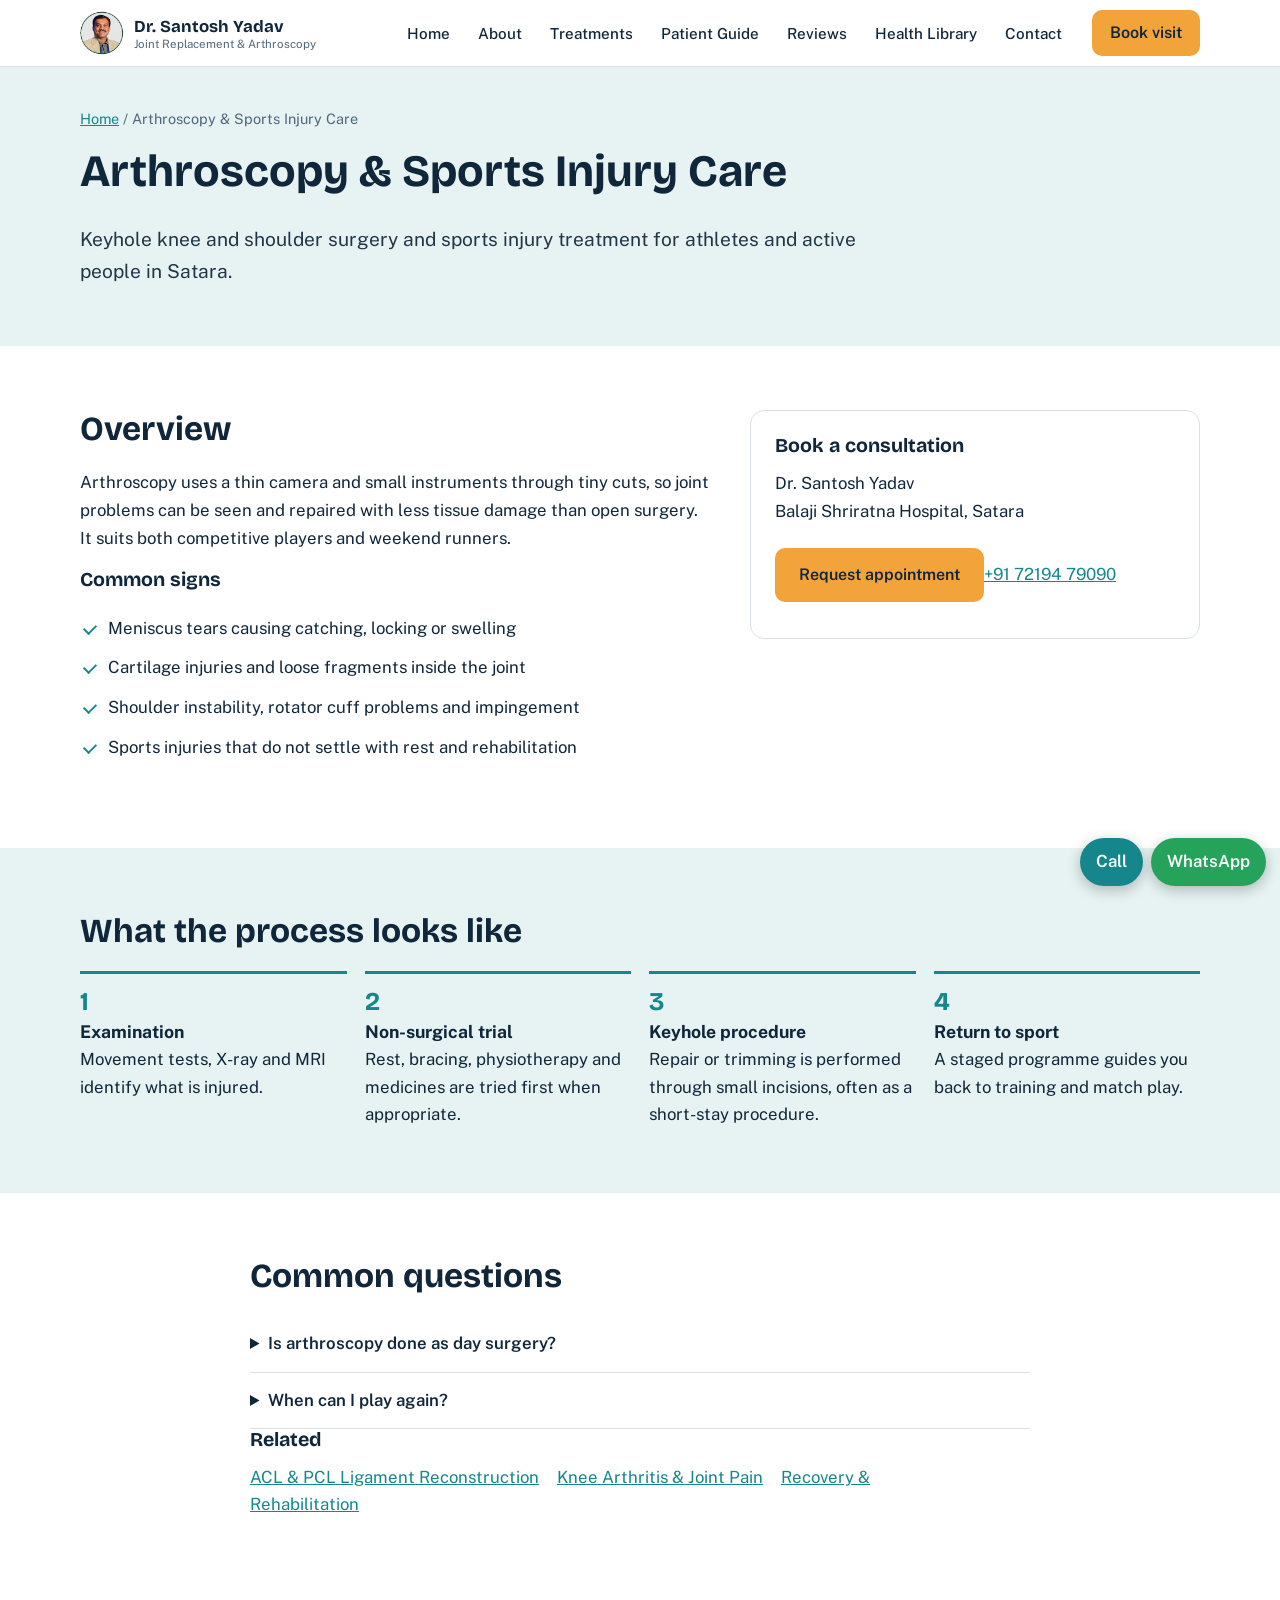
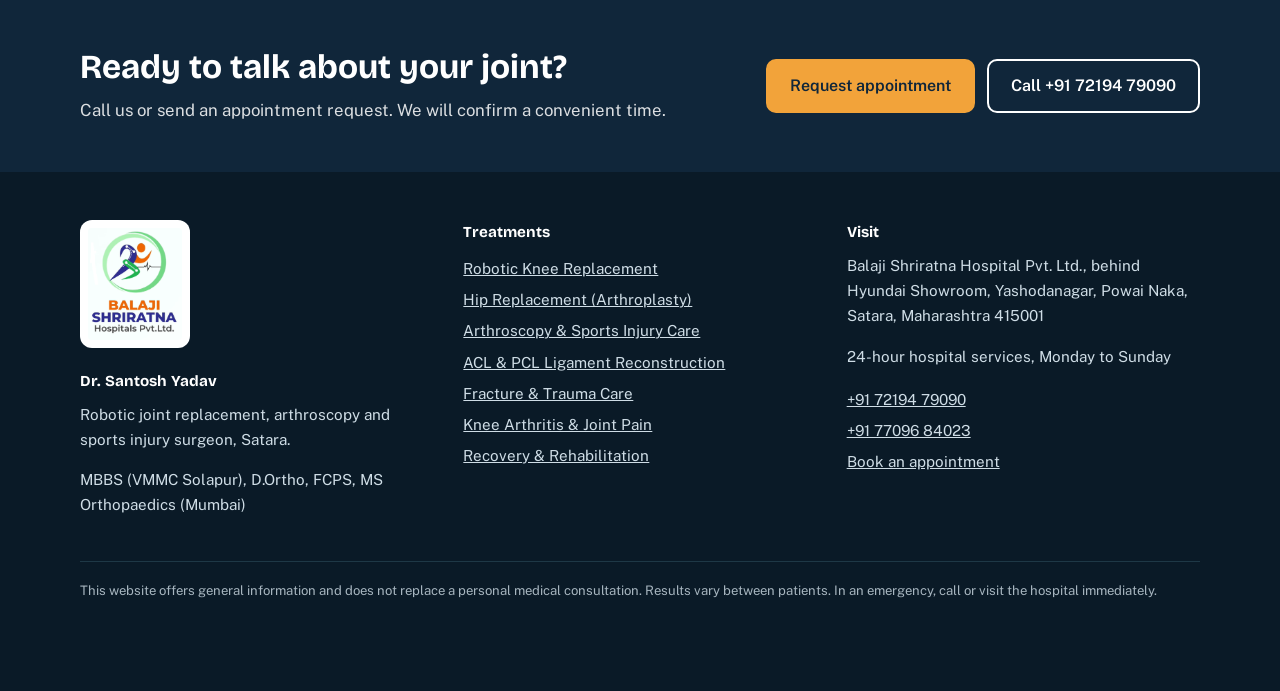
<file: arthroscopy-sports-injury.html>
<!DOCTYPE html><html lang="en"><head><meta charset="utf-8"><meta name="viewport" content="width=device-width,initial-scale=1"><title>Arthroscopy & Sports Injury Care | Dr. Santosh Yadav, Satara</title><meta name="description" content="Keyhole knee and shoulder surgery and sports injury treatment for athletes and active people in Satara."><link rel="preconnect" href="https://fonts.googleapis.com"><link rel="preconnect" href="https://fonts.gstatic.com" crossorigin><link href="https://fonts.googleapis.com/css2?family=Bricolage+Grotesque:wght@500;700&family=Public+Sans:wght@400;500;600&display=swap" rel="stylesheet"><link rel="icon" href="assets/balaji-shriratna-logo.png"><link rel="stylesheet" href="assets/style.css"></head><body data-page="arthroscopy-sports-injury">
<a class="skip" href="#main">Skip to content</a>
<header class="hdr"><div class="wrap hdr-in"><a class="brand" href="index.html"><img class="mark" src="assets/dr-santosh-yadav.png" alt="" width="44" height="44"><span>Dr. Santosh Yadav<small>Joint Replacement &amp; Arthroscopy</small></span></a>
<nav id="nav" aria-label="Main"><a href="index.html">Home</a><a href="about.html">About</a><a href="services.html">Treatments</a><a href="patient-guide.html">Patient Guide</a><a href="reviews.html">Reviews</a><a href="blog.html">Health Library</a><a href="contact.html">Contact</a></nav>
<a class="btn sm" href="appointment.html">Book visit</a><button class="burger" aria-label="Menu" aria-expanded="false" aria-controls="nav"><i></i><i></i><i></i></button></div></header><main id="main"><section class="phero"><div class="wrap"><p class="crumb"><a href="index.html">Home</a> / Arthroscopy & Sports Injury Care</p><h1>Arthroscopy & Sports Injury Care</h1><p class="lead">Keyhole knee and shoulder surgery and sports injury treatment for athletes and active people in Satara.</p></div></section><section class="sec"><div class="wrap two"><div><h2>Overview</h2><p>Arthroscopy uses a thin camera and small instruments through tiny cuts, so joint problems can be seen and repaired with less tissue damage than open surgery. It suits both competitive players and weekend runners.</p><h3>Common signs</h3><ul class="tick"><li>Meniscus tears causing catching, locking or swelling</li><li>Cartilage injuries and loose fragments inside the joint</li><li>Shoulder instability, rotator cuff problems and impingement</li><li>Sports injuries that do not settle with rest and rehabilitation</li></ul></div><aside class="side"><h3>Book a consultation</h3><p>Dr. Santosh Yadav<br>Balaji Shriratna Hospital, Satara</p><a class="btn" href="appointment.html">Request appointment</a><a href="tel:+917219479090">+91 72194 79090</a></aside></div></section><section class="sec alt"><div class="wrap"><h2>What the process looks like</h2><ol class="path"><li><b>Examination</b>Movement tests, X-ray and MRI identify what is injured.</li><li><b>Non-surgical trial</b>Rest, bracing, physiotherapy and medicines are tried first when appropriate.</li><li><b>Keyhole procedure</b>Repair or trimming is performed through small incisions, often as a short-stay procedure.</li><li><b>Return to sport</b>A staged programme guides you back to training and match play.</li></ol></div></section><section class="sec"><div class="wrap narrow"><h2>Common questions</h2><details><summary>Is arthroscopy done as day surgery?</summary><p>Many procedures need only a short hospital stay; your surgeon will confirm for your case.</p></details><details><summary>When can I play again?</summary><p>It depends on the injury and repair type. Returning too early risks re-injury, so clearance follows physical milestones.</p></details><h3>Related</h3><p class="rel"><a href="acl-pcl-ligament-reconstruction.html">ACL & PCL Ligament Reconstruction</a> <a href="knee-arthritis.html">Knee Arthritis & Joint Pain</a> <a href="recovery-rehabilitation.html">Recovery & Rehabilitation</a></p></div></section><section class="cta"><div class="wrap cta-in"><div><h2>Ready to talk about your joint?</h2><p>Call us or send an appointment request. We will confirm a convenient time.</p></div><div class="cta-b"><a class="btn" href="appointment.html">Request appointment</a><a class="btn ghost" href="tel:+917219479090">Call +91 72194 79090</a></div></div></section></main><footer class="ftr"><div class="wrap fgrid"><div><img class="flogo" src="assets/balaji-shriratna-logo.png" alt="Balaji Shriratna Hospitals Pvt. Ltd." width="110"><b class="fh">Dr. Santosh Yadav</b><p>Robotic joint replacement, arthroscopy and sports injury surgeon, Satara.</p><p>MBBS (VMMC Solapur), D.Ortho, FCPS, MS Orthopaedics (Mumbai)</p></div>
<div><b class="fh">Treatments</b><a href="robotic-knee-replacement.html">Robotic Knee Replacement</a><a href="hip-replacement.html">Hip Replacement (Arthroplasty)</a><a href="arthroscopy-sports-injury.html">Arthroscopy & Sports Injury Care</a><a href="acl-pcl-ligament-reconstruction.html">ACL & PCL Ligament Reconstruction</a><a href="fracture-trauma-care.html">Fracture & Trauma Care</a><a href="knee-arthritis.html">Knee Arthritis & Joint Pain</a><a href="recovery-rehabilitation.html">Recovery & Rehabilitation</a></div>
<div><b class="fh">Visit</b><p>Balaji Shriratna Hospital Pvt. Ltd., behind Hyundai Showroom, Yashodanagar, Powai Naka, Satara, Maharashtra 415001</p><p>24-hour hospital services, Monday to Sunday</p><a href="tel:+917219479090">+91 72194 79090</a><a href="tel:+917709684023">+91 77096 84023</a><a href="appointment.html">Book an appointment</a></div></div>
<div class="wrap legal">This website offers general information and does not replace a personal medical consultation. Results vary between patients. In an emergency, call or visit the hospital immediately.</div></footer>
<div class="fab"><a href="tel:+917219479090" aria-label="Call">Call</a><a href="https://wa.me/917219479090" aria-label="WhatsApp" target="_blank" rel="noopener">WhatsApp</a></div><script src="assets/main.js"></script></body></html>
</file>
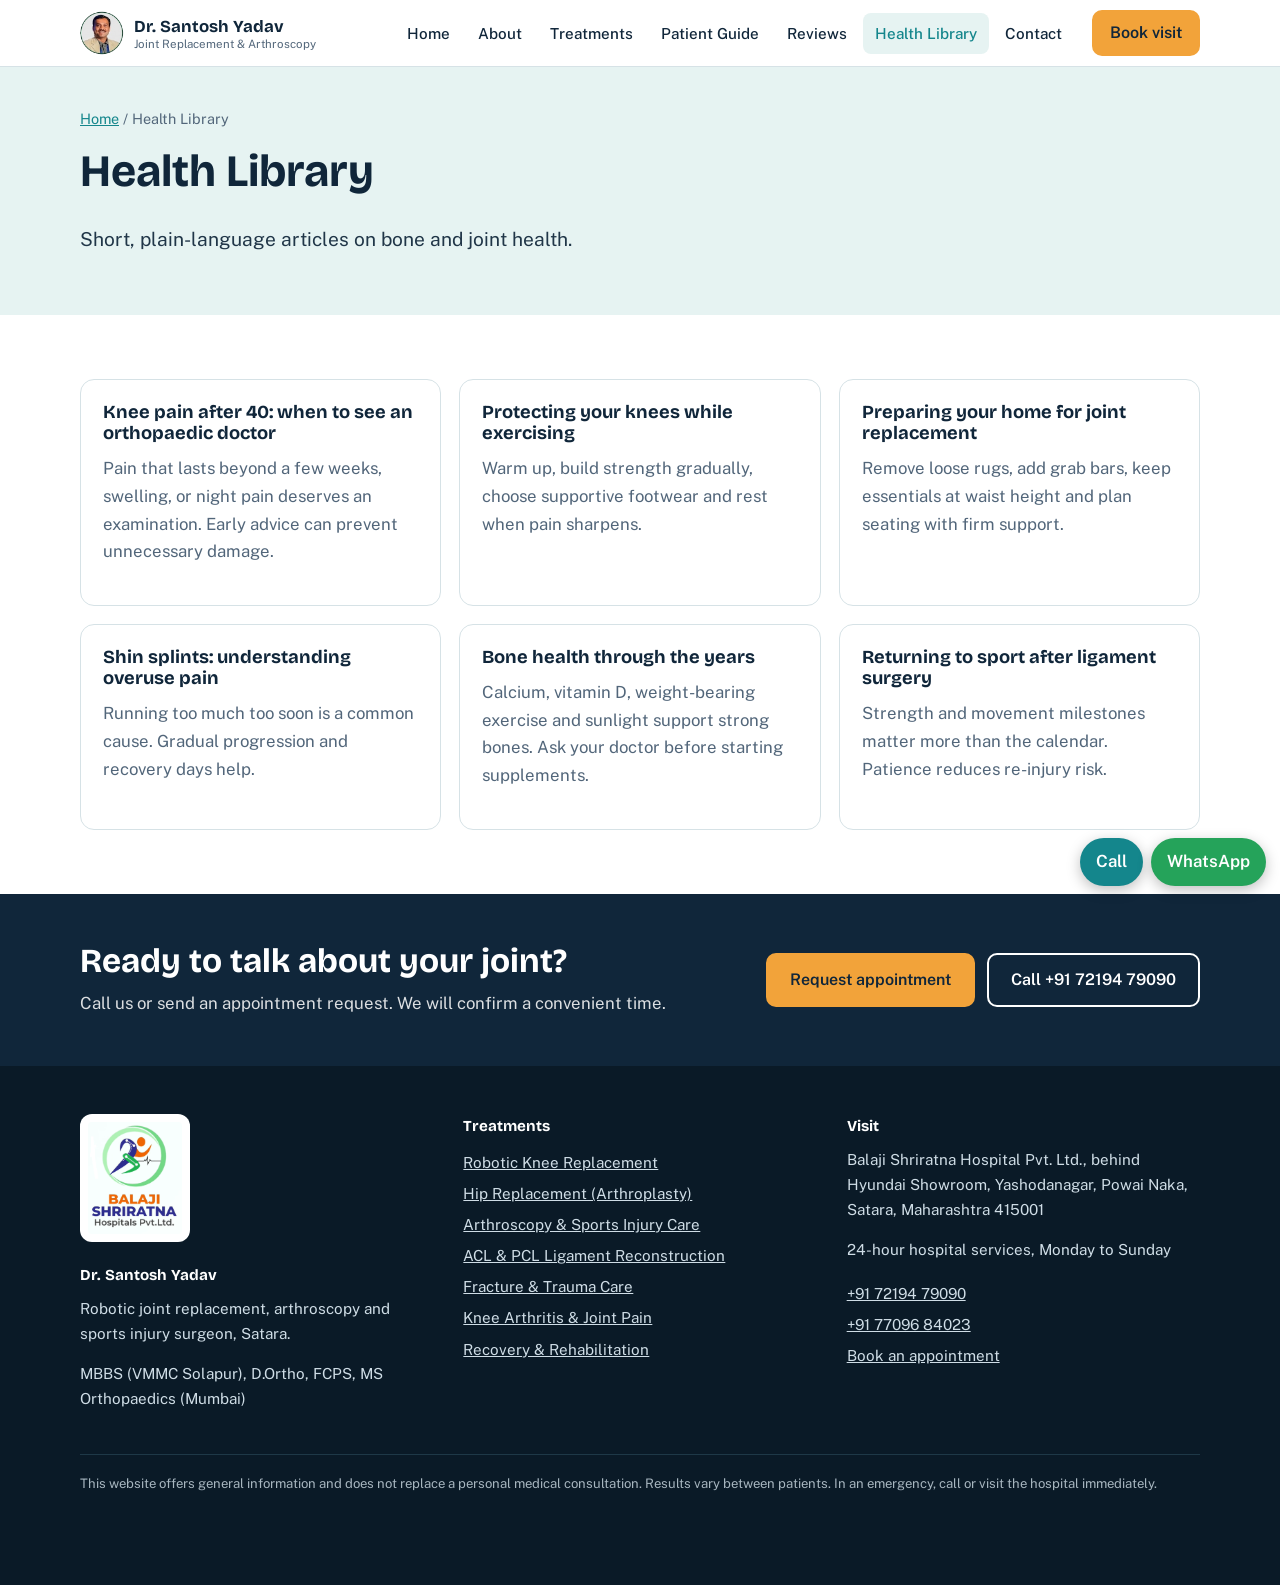
<file: blog.html>
<!DOCTYPE html><html lang="en"><head><meta charset="utf-8"><meta name="viewport" content="width=device-width,initial-scale=1"><title>Health Library | Dr. Santosh Yadav, Satara</title><meta name="description" content="Articles on knee pain, sports injuries, bone health and recovery."><link rel="preconnect" href="https://fonts.googleapis.com"><link rel="preconnect" href="https://fonts.gstatic.com" crossorigin><link href="https://fonts.googleapis.com/css2?family=Bricolage+Grotesque:wght@500;700&family=Public+Sans:wght@400;500;600&display=swap" rel="stylesheet"><link rel="icon" href="assets/balaji-shriratna-logo.png"><link rel="stylesheet" href="assets/style.css"></head><body data-page="blog">
<a class="skip" href="#main">Skip to content</a>
<header class="hdr"><div class="wrap hdr-in"><a class="brand" href="index.html"><img class="mark" src="assets/dr-santosh-yadav.png" alt="" width="44" height="44"><span>Dr. Santosh Yadav<small>Joint Replacement &amp; Arthroscopy</small></span></a>
<nav id="nav" aria-label="Main"><a href="index.html">Home</a><a href="about.html">About</a><a href="services.html">Treatments</a><a href="patient-guide.html">Patient Guide</a><a href="reviews.html">Reviews</a><a href="blog.html" class=on>Health Library</a><a href="contact.html">Contact</a></nav>
<a class="btn sm" href="appointment.html">Book visit</a><button class="burger" aria-label="Menu" aria-expanded="false" aria-controls="nav"><i></i><i></i><i></i></button></div></header><main id="main"><section class="phero"><div class="wrap"><p class="crumb"><a href="index.html">Home</a> / Health Library</p><h1>Health Library</h1><p class="lead">Short, plain-language articles on bone and joint health.</p></div></section><section class="sec"><div class="wrap"><div class="tgrid"><article class="tc"><h3>Knee pain after 40: when to see an orthopaedic doctor</h3><p>Pain that lasts beyond a few weeks, swelling, or night pain deserves an examination. Early advice can prevent unnecessary damage.</p></article><article class="tc"><h3>Protecting your knees while exercising</h3><p>Warm up, build strength gradually, choose supportive footwear and rest when pain sharpens.</p></article><article class="tc"><h3>Preparing your home for joint replacement</h3><p>Remove loose rugs, add grab bars, keep essentials at waist height and plan seating with firm support.</p></article><article class="tc"><h3>Shin splints: understanding overuse pain</h3><p>Running too much too soon is a common cause. Gradual progression and recovery days help.</p></article><article class="tc"><h3>Bone health through the years</h3><p>Calcium, vitamin D, weight-bearing exercise and sunlight support strong bones. Ask your doctor before starting supplements.</p></article><article class="tc"><h3>Returning to sport after ligament surgery</h3><p>Strength and movement milestones matter more than the calendar. Patience reduces re-injury risk.</p></article></div></div></section><section class="cta"><div class="wrap cta-in"><div><h2>Ready to talk about your joint?</h2><p>Call us or send an appointment request. We will confirm a convenient time.</p></div><div class="cta-b"><a class="btn" href="appointment.html">Request appointment</a><a class="btn ghost" href="tel:+917219479090">Call +91 72194 79090</a></div></div></section></main><footer class="ftr"><div class="wrap fgrid"><div><img class="flogo" src="assets/balaji-shriratna-logo.png" alt="Balaji Shriratna Hospitals Pvt. Ltd." width="110"><b class="fh">Dr. Santosh Yadav</b><p>Robotic joint replacement, arthroscopy and sports injury surgeon, Satara.</p><p>MBBS (VMMC Solapur), D.Ortho, FCPS, MS Orthopaedics (Mumbai)</p></div>
<div><b class="fh">Treatments</b><a href="robotic-knee-replacement.html">Robotic Knee Replacement</a><a href="hip-replacement.html">Hip Replacement (Arthroplasty)</a><a href="arthroscopy-sports-injury.html">Arthroscopy & Sports Injury Care</a><a href="acl-pcl-ligament-reconstruction.html">ACL & PCL Ligament Reconstruction</a><a href="fracture-trauma-care.html">Fracture & Trauma Care</a><a href="knee-arthritis.html">Knee Arthritis & Joint Pain</a><a href="recovery-rehabilitation.html">Recovery & Rehabilitation</a></div>
<div><b class="fh">Visit</b><p>Balaji Shriratna Hospital Pvt. Ltd., behind Hyundai Showroom, Yashodanagar, Powai Naka, Satara, Maharashtra 415001</p><p>24-hour hospital services, Monday to Sunday</p><a href="tel:+917219479090">+91 72194 79090</a><a href="tel:+917709684023">+91 77096 84023</a><a href="appointment.html">Book an appointment</a></div></div>
<div class="wrap legal">This website offers general information and does not replace a personal medical consultation. Results vary between patients. In an emergency, call or visit the hospital immediately.</div></footer>
<div class="fab"><a href="tel:+917219479090" aria-label="Call">Call</a><a href="https://wa.me/917219479090" aria-label="WhatsApp" target="_blank" rel="noopener">WhatsApp</a></div><script src="assets/main.js"></script></body></html>
</file>
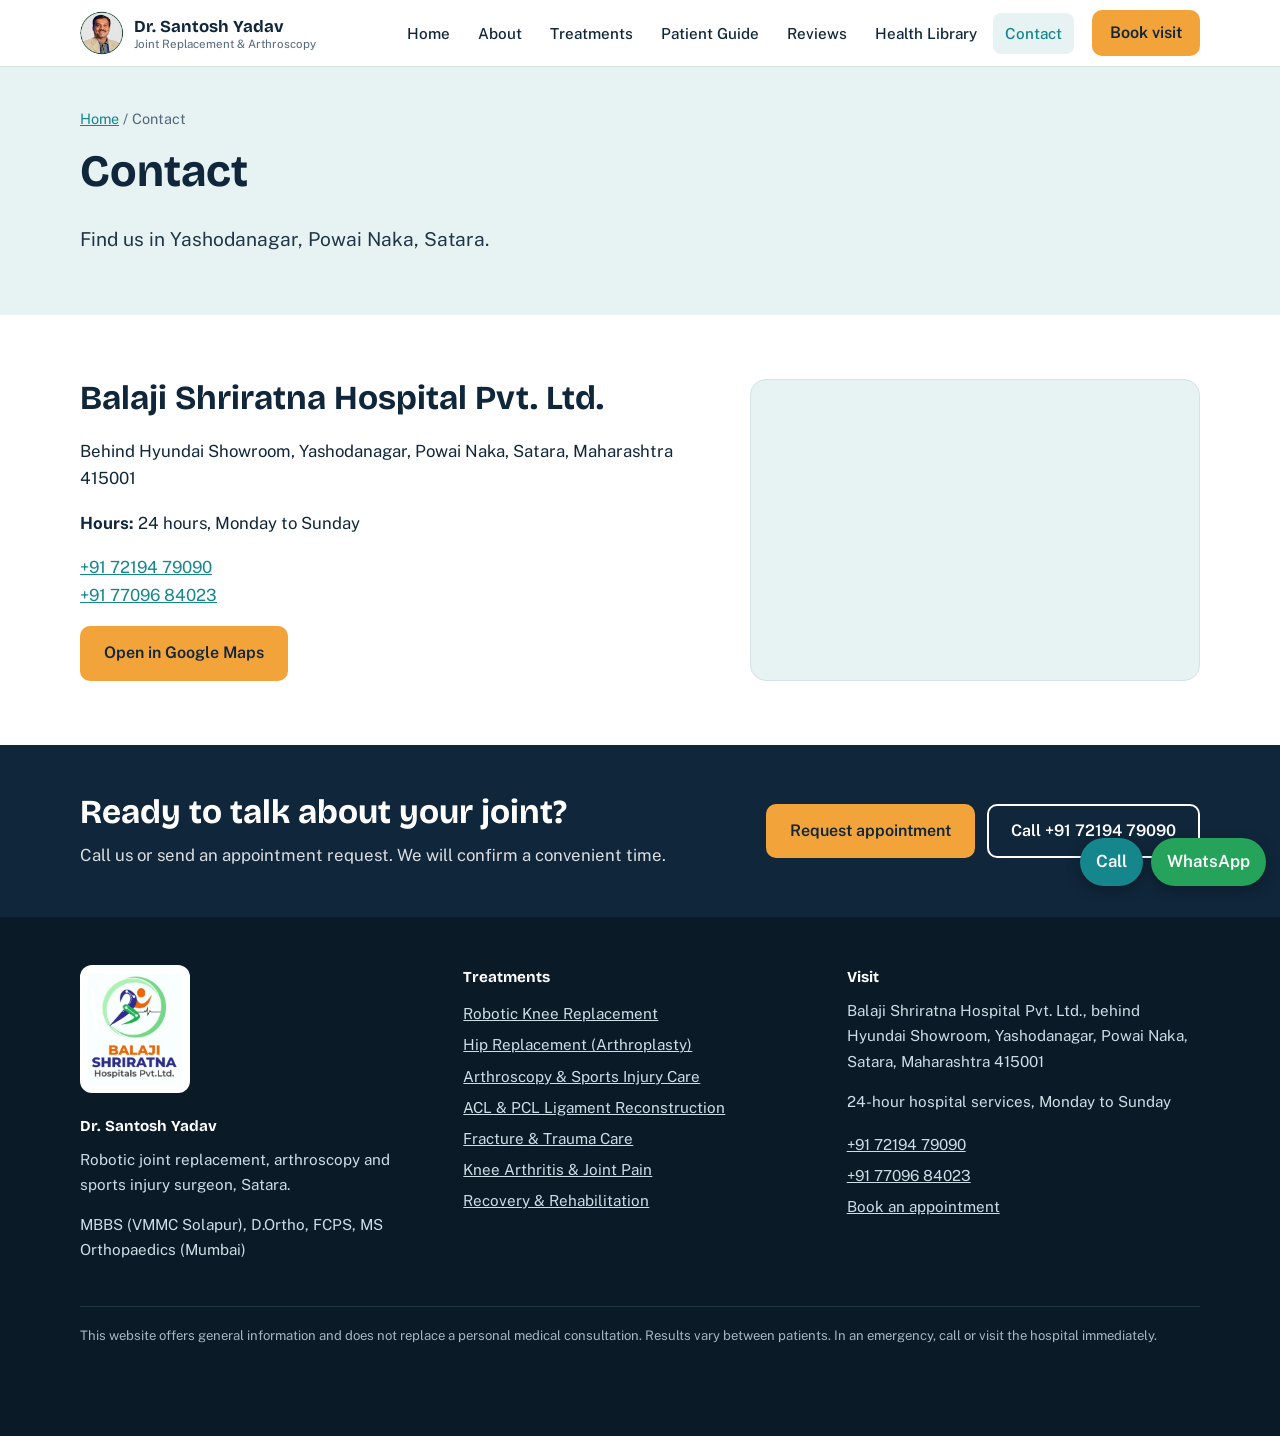
<file: contact.html>
<!DOCTYPE html><html lang="en"><head><meta charset="utf-8"><meta name="viewport" content="width=device-width,initial-scale=1"><title>Contact | Dr. Santosh Yadav, Satara</title><meta name="description" content="Address, phone numbers and directions for Dr. Santosh Yadav in Satara."><link rel="preconnect" href="https://fonts.googleapis.com"><link rel="preconnect" href="https://fonts.gstatic.com" crossorigin><link href="https://fonts.googleapis.com/css2?family=Bricolage+Grotesque:wght@500;700&family=Public+Sans:wght@400;500;600&display=swap" rel="stylesheet"><link rel="icon" href="assets/balaji-shriratna-logo.png"><link rel="stylesheet" href="assets/style.css"></head><body data-page="contact">
<a class="skip" href="#main">Skip to content</a>
<header class="hdr"><div class="wrap hdr-in"><a class="brand" href="index.html"><img class="mark" src="assets/dr-santosh-yadav.png" alt="" width="44" height="44"><span>Dr. Santosh Yadav<small>Joint Replacement &amp; Arthroscopy</small></span></a>
<nav id="nav" aria-label="Main"><a href="index.html">Home</a><a href="about.html">About</a><a href="services.html">Treatments</a><a href="patient-guide.html">Patient Guide</a><a href="reviews.html">Reviews</a><a href="blog.html">Health Library</a><a href="contact.html" class=on>Contact</a></nav>
<a class="btn sm" href="appointment.html">Book visit</a><button class="burger" aria-label="Menu" aria-expanded="false" aria-controls="nav"><i></i><i></i><i></i></button></div></header><main id="main"><section class="phero"><div class="wrap"><p class="crumb"><a href="index.html">Home</a> / Contact</p><h1>Contact</h1><p class="lead">Find us in Yashodanagar, Powai Naka, Satara.</p></div></section><section class="sec"><div class="wrap two"><div><h2>Balaji Shriratna Hospital Pvt. Ltd.</h2><p>Behind Hyundai Showroom, Yashodanagar, Powai Naka, Satara, Maharashtra 415001</p><p><b>Hours:</b> 24 hours, Monday to Sunday</p><p><a href="tel:+917219479090">+91 72194 79090</a><br><a href="tel:+917709684023">+91 77096 84023</a></p><a class="btn" target="_blank" rel="noopener" href="https://www.google.com/maps/search/?api=1&query=Balaji+Shriratna+Hospital+Powai+Naka+Satara">Open in Google Maps</a></div><div class="map"><iframe src="https://www.google.com/maps/embed?pb=!1m18!1m12!1m3!1d3796.389206810715!2d74.01866647517191!3d17.68144508325661!2m3!1f0!2f0!3f0!3m2!1i1024!2i768!4f13.1!3m3!1m2!1s0x3bc239124f81f1d5%3A0xe4c7299a6f4500c3!2sDr.%20Santosh%20Yadav%20Robotic%20Joint%20Replacement%20Surgeon!5e1!3m2!1sen!2sin!4v1794744354106!5m2!1sen!2sin" width="400" height="300" style="border:0;" allowfullscreen="" loading="lazy" referrerpolicy="strict-origin-when-cross-origin"></iframe></div></div></section><section class="cta"><div class="wrap cta-in"><div><h2>Ready to talk about your joint?</h2><p>Call us or send an appointment request. We will confirm a convenient time.</p></div><div class="cta-b"><a class="btn" href="appointment.html">Request appointment</a><a class="btn ghost" href="tel:+917219479090">Call +91 72194 79090</a></div></div></section></main><footer class="ftr"><div class="wrap fgrid"><div><img class="flogo" src="assets/balaji-shriratna-logo.png" alt="Balaji Shriratna Hospitals Pvt. Ltd." width="110"><b class="fh">Dr. Santosh Yadav</b><p>Robotic joint replacement, arthroscopy and sports injury surgeon, Satara.</p><p>MBBS (VMMC Solapur), D.Ortho, FCPS, MS Orthopaedics (Mumbai)</p></div>
<div><b class="fh">Treatments</b><a href="robotic-knee-replacement.html">Robotic Knee Replacement</a><a href="hip-replacement.html">Hip Replacement (Arthroplasty)</a><a href="arthroscopy-sports-injury.html">Arthroscopy & Sports Injury Care</a><a href="acl-pcl-ligament-reconstruction.html">ACL & PCL Ligament Reconstruction</a><a href="fracture-trauma-care.html">Fracture & Trauma Care</a><a href="knee-arthritis.html">Knee Arthritis & Joint Pain</a><a href="recovery-rehabilitation.html">Recovery & Rehabilitation</a></div>
<div><b class="fh">Visit</b><p>Balaji Shriratna Hospital Pvt. Ltd., behind Hyundai Showroom, Yashodanagar, Powai Naka, Satara, Maharashtra 415001</p><p>24-hour hospital services, Monday to Sunday</p><a href="tel:+917219479090">+91 72194 79090</a><a href="tel:+917709684023">+91 77096 84023</a><a href="appointment.html">Book an appointment</a></div></div>
<div class="wrap legal">This website offers general information and does not replace a personal medical consultation. Results vary between patients. In an emergency, call or visit the hospital immediately.</div></footer>
<div class="fab"><a href="tel:+917219479090" aria-label="Call">Call</a><a href="https://wa.me/917219479090" aria-label="WhatsApp" target="_blank" rel="noopener">WhatsApp</a></div><script src="assets/main.js"></script></body></html>
</file>
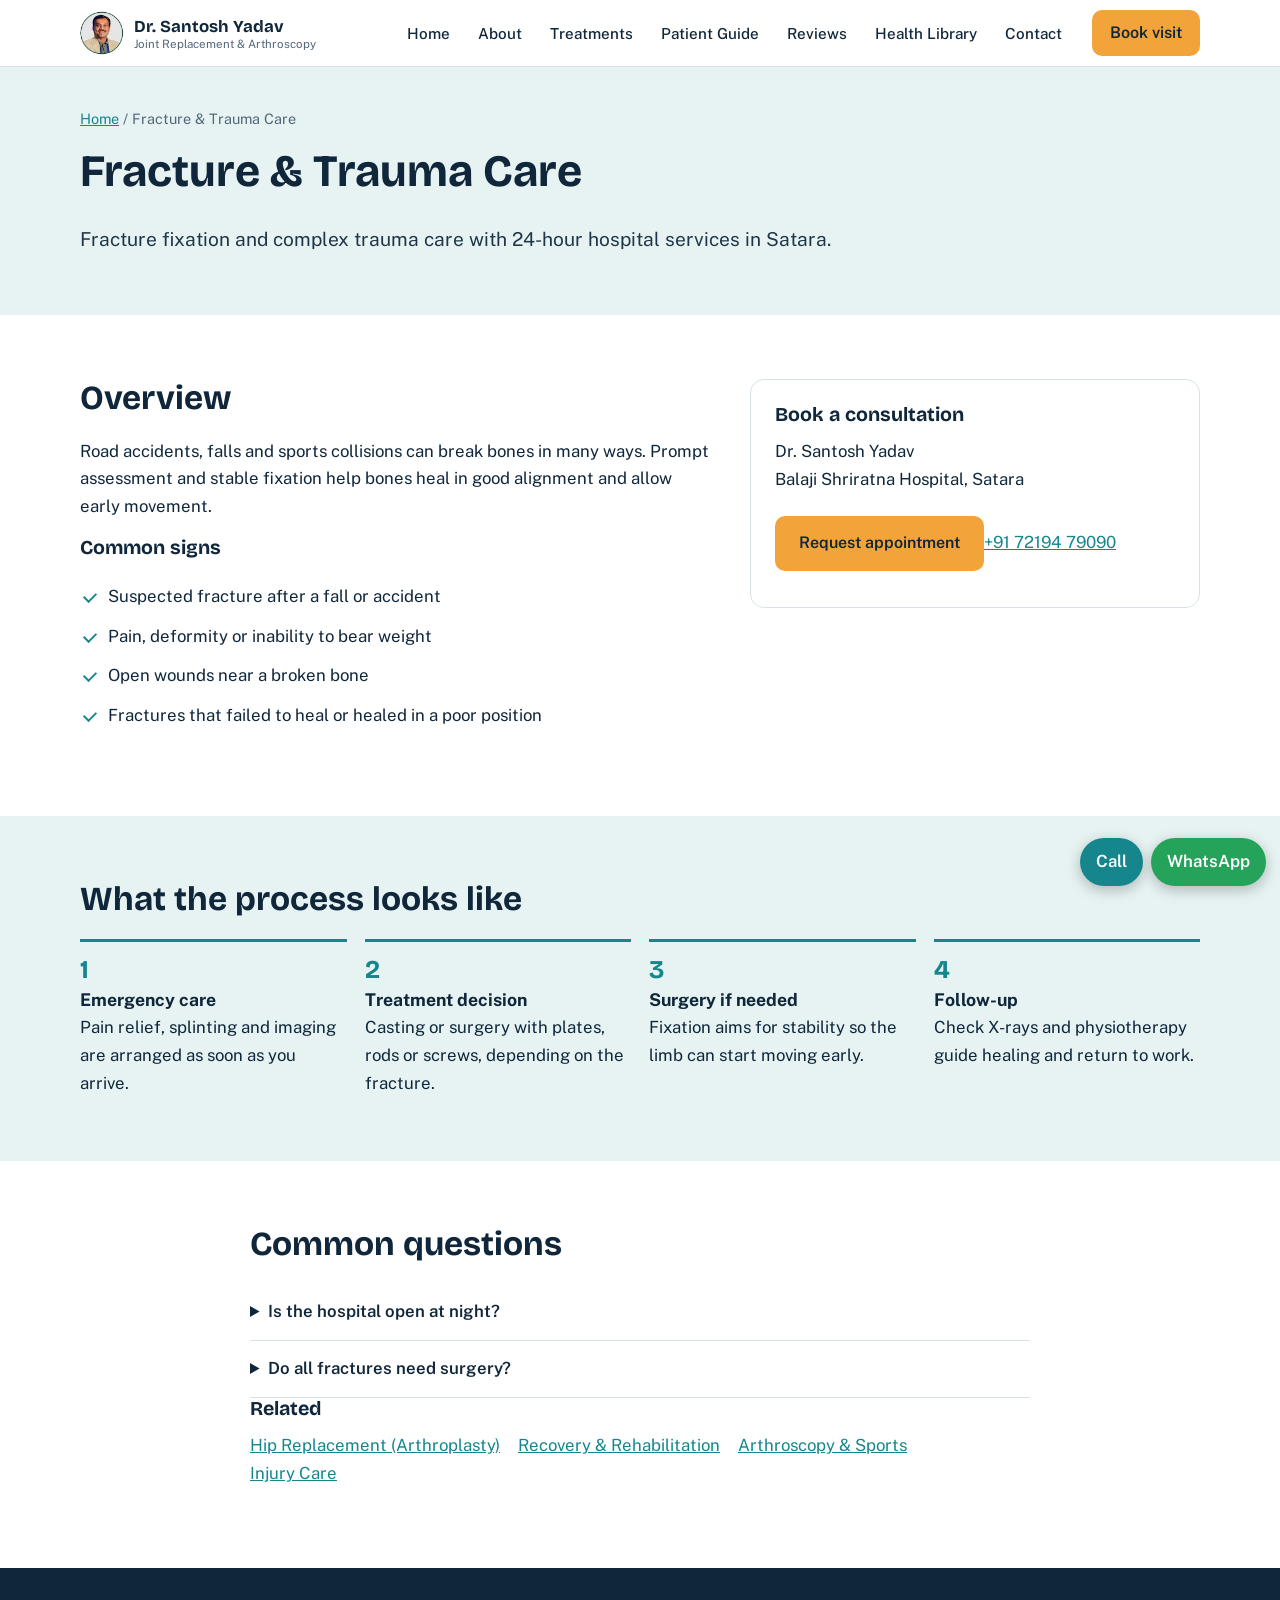
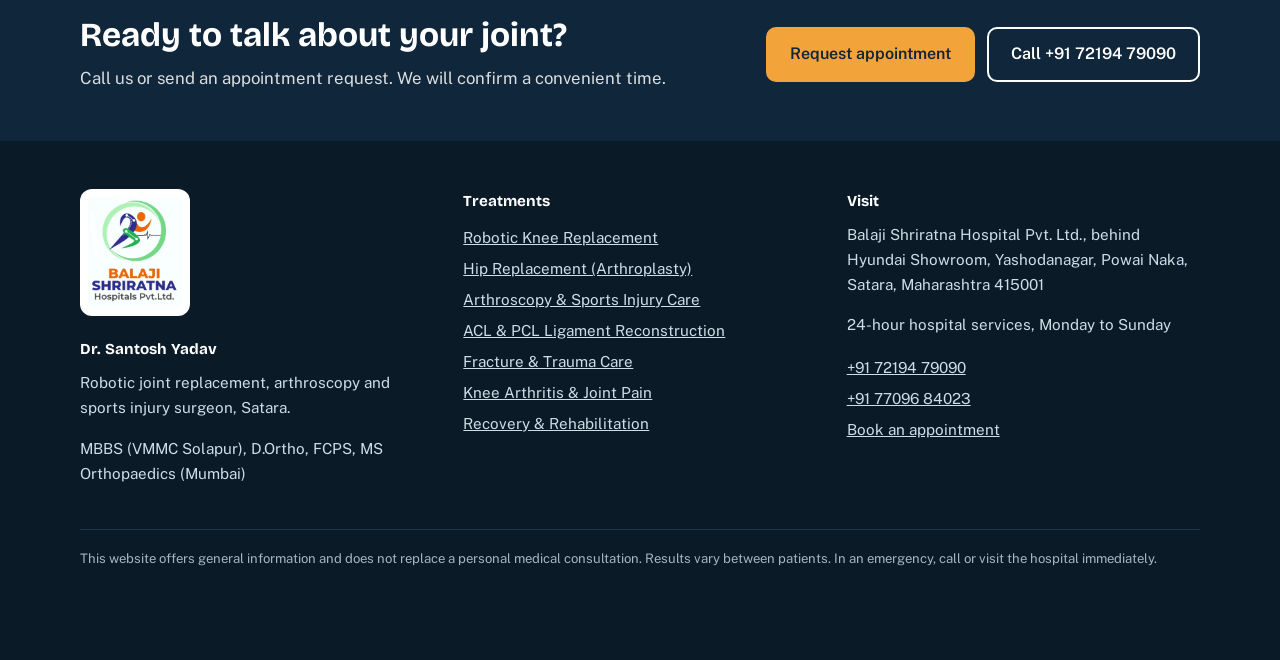
<file: fracture-trauma-care.html>
<!DOCTYPE html><html lang="en"><head><meta charset="utf-8"><meta name="viewport" content="width=device-width,initial-scale=1"><title>Fracture & Trauma Care | Dr. Santosh Yadav, Satara</title><meta name="description" content="Fracture fixation and complex trauma care with 24-hour hospital services in Satara."><link rel="preconnect" href="https://fonts.googleapis.com"><link rel="preconnect" href="https://fonts.gstatic.com" crossorigin><link href="https://fonts.googleapis.com/css2?family=Bricolage+Grotesque:wght@500;700&family=Public+Sans:wght@400;500;600&display=swap" rel="stylesheet"><link rel="icon" href="assets/balaji-shriratna-logo.png"><link rel="stylesheet" href="assets/style.css"></head><body data-page="fracture-trauma-care">
<a class="skip" href="#main">Skip to content</a>
<header class="hdr"><div class="wrap hdr-in"><a class="brand" href="index.html"><img class="mark" src="assets/dr-santosh-yadav.png" alt="" width="44" height="44"><span>Dr. Santosh Yadav<small>Joint Replacement &amp; Arthroscopy</small></span></a>
<nav id="nav" aria-label="Main"><a href="index.html">Home</a><a href="about.html">About</a><a href="services.html">Treatments</a><a href="patient-guide.html">Patient Guide</a><a href="reviews.html">Reviews</a><a href="blog.html">Health Library</a><a href="contact.html">Contact</a></nav>
<a class="btn sm" href="appointment.html">Book visit</a><button class="burger" aria-label="Menu" aria-expanded="false" aria-controls="nav"><i></i><i></i><i></i></button></div></header><main id="main"><section class="phero"><div class="wrap"><p class="crumb"><a href="index.html">Home</a> / Fracture & Trauma Care</p><h1>Fracture & Trauma Care</h1><p class="lead">Fracture fixation and complex trauma care with 24-hour hospital services in Satara.</p></div></section><section class="sec"><div class="wrap two"><div><h2>Overview</h2><p>Road accidents, falls and sports collisions can break bones in many ways. Prompt assessment and stable fixation help bones heal in good alignment and allow early movement.</p><h3>Common signs</h3><ul class="tick"><li>Suspected fracture after a fall or accident</li><li>Pain, deformity or inability to bear weight</li><li>Open wounds near a broken bone</li><li>Fractures that failed to heal or healed in a poor position</li></ul></div><aside class="side"><h3>Book a consultation</h3><p>Dr. Santosh Yadav<br>Balaji Shriratna Hospital, Satara</p><a class="btn" href="appointment.html">Request appointment</a><a href="tel:+917219479090">+91 72194 79090</a></aside></div></section><section class="sec alt"><div class="wrap"><h2>What the process looks like</h2><ol class="path"><li><b>Emergency care</b>Pain relief, splinting and imaging are arranged as soon as you arrive.</li><li><b>Treatment decision</b>Casting or surgery with plates, rods or screws, depending on the fracture.</li><li><b>Surgery if needed</b>Fixation aims for stability so the limb can start moving early.</li><li><b>Follow-up</b>Check X-rays and physiotherapy guide healing and return to work.</li></ol></div></section><section class="sec"><div class="wrap narrow"><h2>Common questions</h2><details><summary>Is the hospital open at night?</summary><p>Balaji Shriratna Hospital offers 24-hour services. For emergencies, call ahead on the numbers below.</p></details><details><summary>Do all fractures need surgery?</summary><p>No. Many heal well in a cast or brace; surgery is for unstable or displaced fractures.</p></details><h3>Related</h3><p class="rel"><a href="hip-replacement.html">Hip Replacement (Arthroplasty)</a> <a href="recovery-rehabilitation.html">Recovery & Rehabilitation</a> <a href="arthroscopy-sports-injury.html">Arthroscopy & Sports Injury Care</a></p></div></section><section class="cta"><div class="wrap cta-in"><div><h2>Ready to talk about your joint?</h2><p>Call us or send an appointment request. We will confirm a convenient time.</p></div><div class="cta-b"><a class="btn" href="appointment.html">Request appointment</a><a class="btn ghost" href="tel:+917219479090">Call +91 72194 79090</a></div></div></section></main><footer class="ftr"><div class="wrap fgrid"><div><img class="flogo" src="assets/balaji-shriratna-logo.png" alt="Balaji Shriratna Hospitals Pvt. Ltd." width="110"><b class="fh">Dr. Santosh Yadav</b><p>Robotic joint replacement, arthroscopy and sports injury surgeon, Satara.</p><p>MBBS (VMMC Solapur), D.Ortho, FCPS, MS Orthopaedics (Mumbai)</p></div>
<div><b class="fh">Treatments</b><a href="robotic-knee-replacement.html">Robotic Knee Replacement</a><a href="hip-replacement.html">Hip Replacement (Arthroplasty)</a><a href="arthroscopy-sports-injury.html">Arthroscopy & Sports Injury Care</a><a href="acl-pcl-ligament-reconstruction.html">ACL & PCL Ligament Reconstruction</a><a href="fracture-trauma-care.html">Fracture & Trauma Care</a><a href="knee-arthritis.html">Knee Arthritis & Joint Pain</a><a href="recovery-rehabilitation.html">Recovery & Rehabilitation</a></div>
<div><b class="fh">Visit</b><p>Balaji Shriratna Hospital Pvt. Ltd., behind Hyundai Showroom, Yashodanagar, Powai Naka, Satara, Maharashtra 415001</p><p>24-hour hospital services, Monday to Sunday</p><a href="tel:+917219479090">+91 72194 79090</a><a href="tel:+917709684023">+91 77096 84023</a><a href="appointment.html">Book an appointment</a></div></div>
<div class="wrap legal">This website offers general information and does not replace a personal medical consultation. Results vary between patients. In an emergency, call or visit the hospital immediately.</div></footer>
<div class="fab"><a href="tel:+917219479090" aria-label="Call">Call</a><a href="https://wa.me/917219479090" aria-label="WhatsApp" target="_blank" rel="noopener">WhatsApp</a></div><script src="assets/main.js"></script></body></html>
</file>
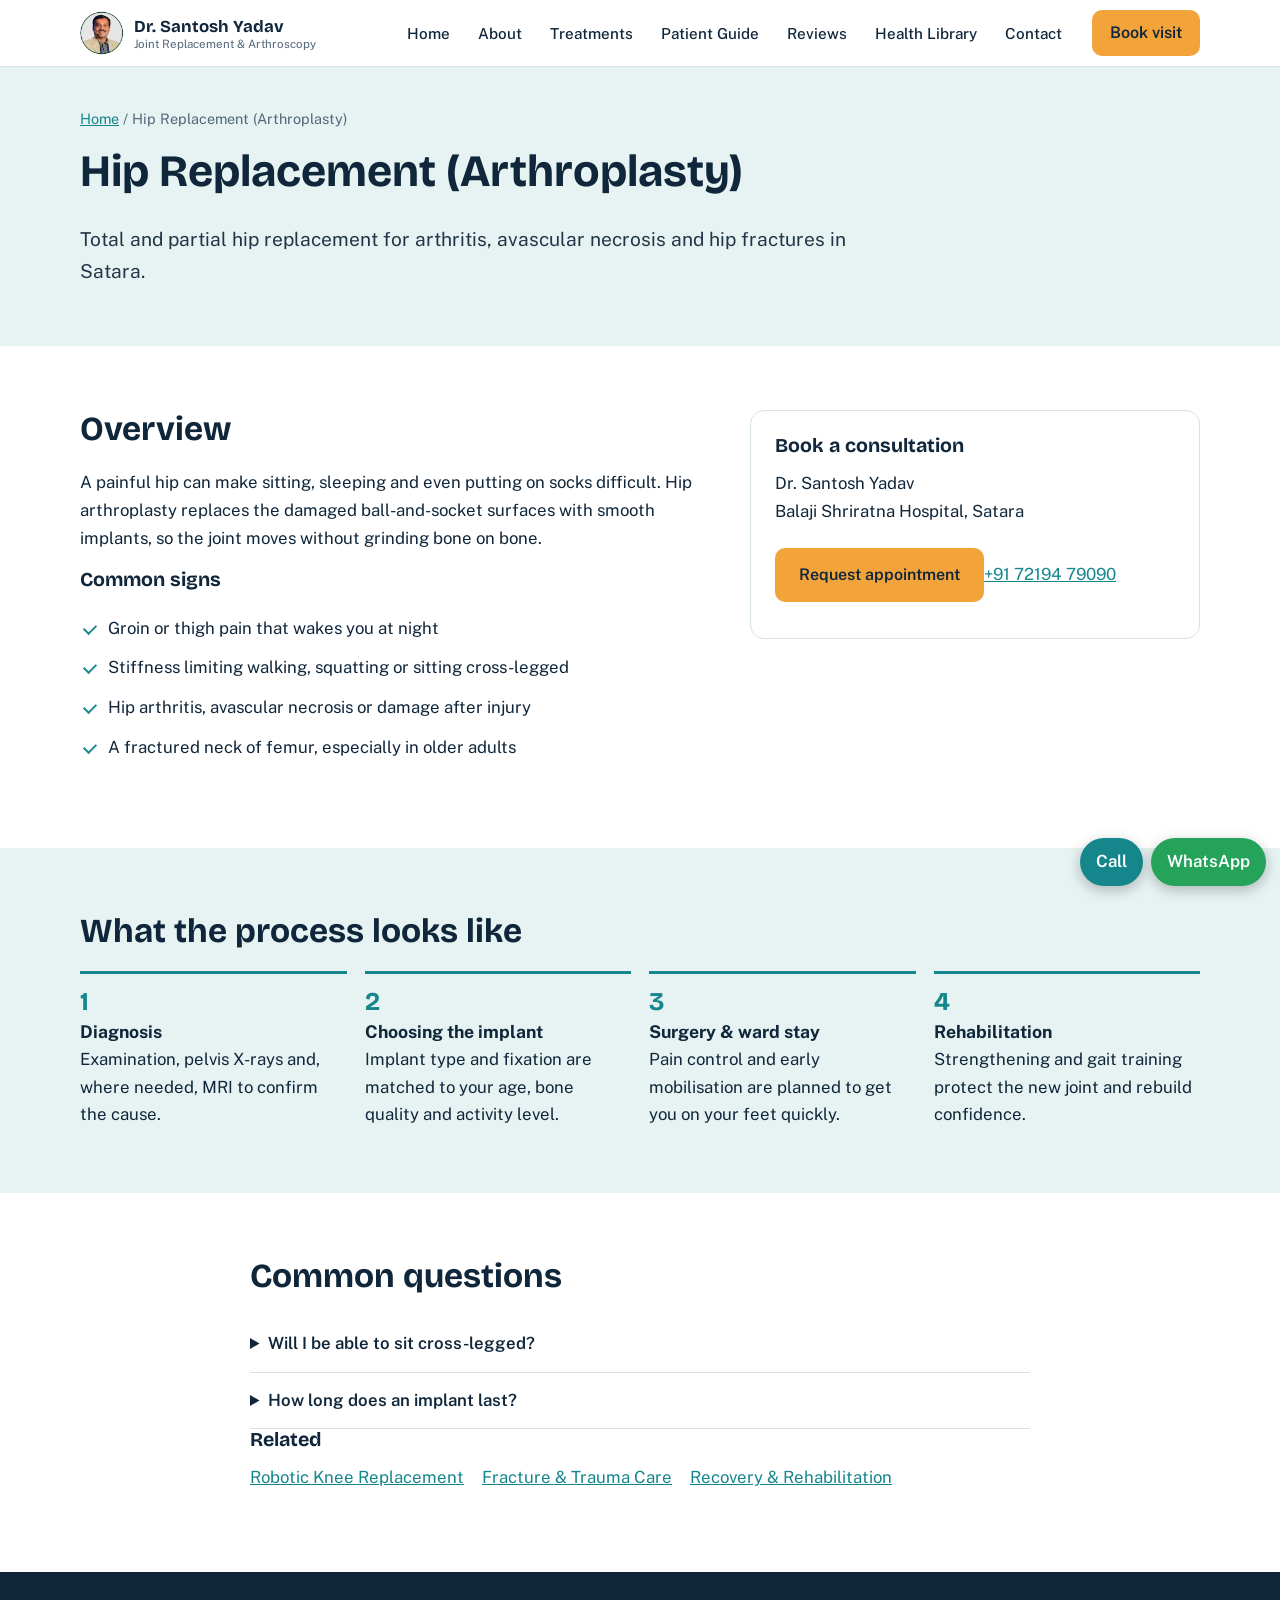
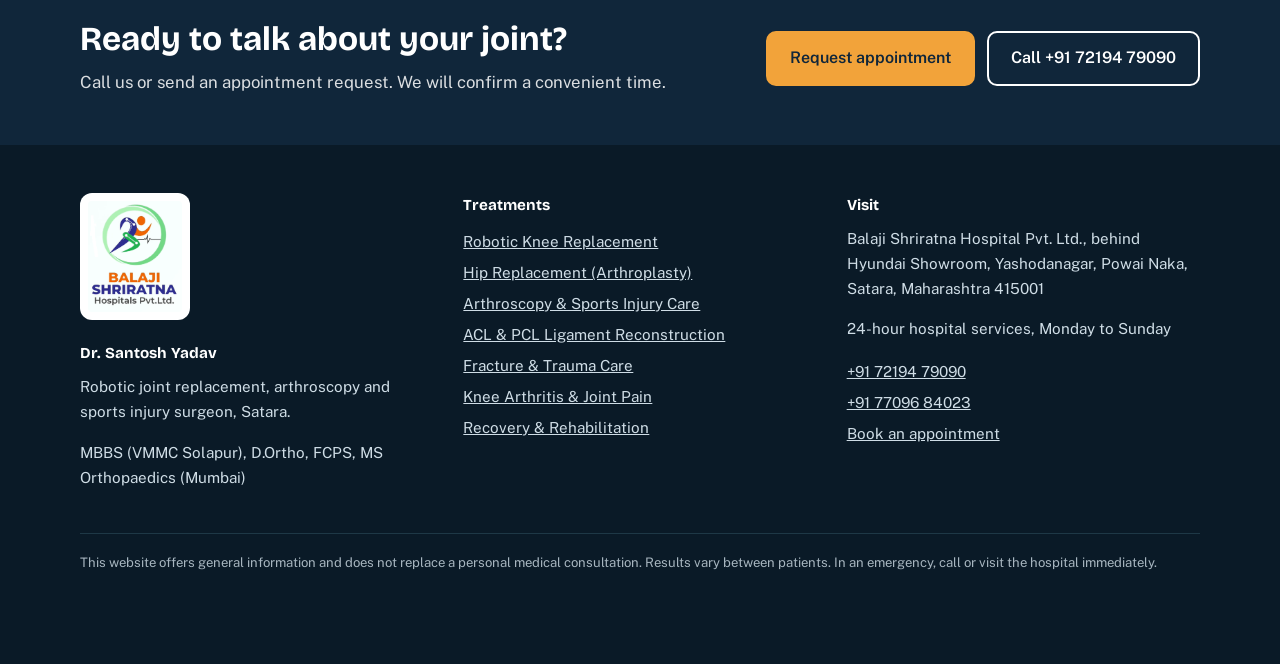
<file: hip-replacement.html>
<!DOCTYPE html><html lang="en"><head><meta charset="utf-8"><meta name="viewport" content="width=device-width,initial-scale=1"><title>Hip Replacement (Arthroplasty) | Dr. Santosh Yadav, Satara</title><meta name="description" content="Total and partial hip replacement for arthritis, avascular necrosis and hip fractures in Satara."><link rel="preconnect" href="https://fonts.googleapis.com"><link rel="preconnect" href="https://fonts.gstatic.com" crossorigin><link href="https://fonts.googleapis.com/css2?family=Bricolage+Grotesque:wght@500;700&family=Public+Sans:wght@400;500;600&display=swap" rel="stylesheet"><link rel="icon" href="assets/balaji-shriratna-logo.png"><link rel="stylesheet" href="assets/style.css"></head><body data-page="hip-replacement">
<a class="skip" href="#main">Skip to content</a>
<header class="hdr"><div class="wrap hdr-in"><a class="brand" href="index.html"><img class="mark" src="assets/dr-santosh-yadav.png" alt="" width="44" height="44"><span>Dr. Santosh Yadav<small>Joint Replacement &amp; Arthroscopy</small></span></a>
<nav id="nav" aria-label="Main"><a href="index.html">Home</a><a href="about.html">About</a><a href="services.html">Treatments</a><a href="patient-guide.html">Patient Guide</a><a href="reviews.html">Reviews</a><a href="blog.html">Health Library</a><a href="contact.html">Contact</a></nav>
<a class="btn sm" href="appointment.html">Book visit</a><button class="burger" aria-label="Menu" aria-expanded="false" aria-controls="nav"><i></i><i></i><i></i></button></div></header><main id="main"><section class="phero"><div class="wrap"><p class="crumb"><a href="index.html">Home</a> / Hip Replacement (Arthroplasty)</p><h1>Hip Replacement (Arthroplasty)</h1><p class="lead">Total and partial hip replacement for arthritis, avascular necrosis and hip fractures in Satara.</p></div></section><section class="sec"><div class="wrap two"><div><h2>Overview</h2><p>A painful hip can make sitting, sleeping and even putting on socks difficult. Hip arthroplasty replaces the damaged ball-and-socket surfaces with smooth implants, so the joint moves without grinding bone on bone.</p><h3>Common signs</h3><ul class="tick"><li>Groin or thigh pain that wakes you at night</li><li>Stiffness limiting walking, squatting or sitting cross-legged</li><li>Hip arthritis, avascular necrosis or damage after injury</li><li>A fractured neck of femur, especially in older adults</li></ul></div><aside class="side"><h3>Book a consultation</h3><p>Dr. Santosh Yadav<br>Balaji Shriratna Hospital, Satara</p><a class="btn" href="appointment.html">Request appointment</a><a href="tel:+917219479090">+91 72194 79090</a></aside></div></section><section class="sec alt"><div class="wrap"><h2>What the process looks like</h2><ol class="path"><li><b>Diagnosis</b>Examination, pelvis X-rays and, where needed, MRI to confirm the cause.</li><li><b>Choosing the implant</b>Implant type and fixation are matched to your age, bone quality and activity level.</li><li><b>Surgery & ward stay</b>Pain control and early mobilisation are planned to get you on your feet quickly.</li><li><b>Rehabilitation</b>Strengthening and gait training protect the new joint and rebuild confidence.</li></ol></div></section><section class="sec"><div class="wrap narrow"><h2>Common questions</h2><details><summary>Will I be able to sit cross-legged?</summary><p>Some movements are limited after hip replacement. Dr. Yadav will explain safe positions for your specific surgery.</p></details><details><summary>How long does an implant last?</summary><p>Modern implants often last many years, but longevity depends on your weight, activity and follow-up.</p></details><h3>Related</h3><p class="rel"><a href="robotic-knee-replacement.html">Robotic Knee Replacement</a> <a href="fracture-trauma-care.html">Fracture & Trauma Care</a> <a href="recovery-rehabilitation.html">Recovery & Rehabilitation</a></p></div></section><section class="cta"><div class="wrap cta-in"><div><h2>Ready to talk about your joint?</h2><p>Call us or send an appointment request. We will confirm a convenient time.</p></div><div class="cta-b"><a class="btn" href="appointment.html">Request appointment</a><a class="btn ghost" href="tel:+917219479090">Call +91 72194 79090</a></div></div></section></main><footer class="ftr"><div class="wrap fgrid"><div><img class="flogo" src="assets/balaji-shriratna-logo.png" alt="Balaji Shriratna Hospitals Pvt. Ltd." width="110"><b class="fh">Dr. Santosh Yadav</b><p>Robotic joint replacement, arthroscopy and sports injury surgeon, Satara.</p><p>MBBS (VMMC Solapur), D.Ortho, FCPS, MS Orthopaedics (Mumbai)</p></div>
<div><b class="fh">Treatments</b><a href="robotic-knee-replacement.html">Robotic Knee Replacement</a><a href="hip-replacement.html">Hip Replacement (Arthroplasty)</a><a href="arthroscopy-sports-injury.html">Arthroscopy & Sports Injury Care</a><a href="acl-pcl-ligament-reconstruction.html">ACL & PCL Ligament Reconstruction</a><a href="fracture-trauma-care.html">Fracture & Trauma Care</a><a href="knee-arthritis.html">Knee Arthritis & Joint Pain</a><a href="recovery-rehabilitation.html">Recovery & Rehabilitation</a></div>
<div><b class="fh">Visit</b><p>Balaji Shriratna Hospital Pvt. Ltd., behind Hyundai Showroom, Yashodanagar, Powai Naka, Satara, Maharashtra 415001</p><p>24-hour hospital services, Monday to Sunday</p><a href="tel:+917219479090">+91 72194 79090</a><a href="tel:+917709684023">+91 77096 84023</a><a href="appointment.html">Book an appointment</a></div></div>
<div class="wrap legal">This website offers general information and does not replace a personal medical consultation. Results vary between patients. In an emergency, call or visit the hospital immediately.</div></footer>
<div class="fab"><a href="tel:+917219479090" aria-label="Call">Call</a><a href="https://wa.me/917219479090" aria-label="WhatsApp" target="_blank" rel="noopener">WhatsApp</a></div><script src="assets/main.js"></script></body></html>
</file>
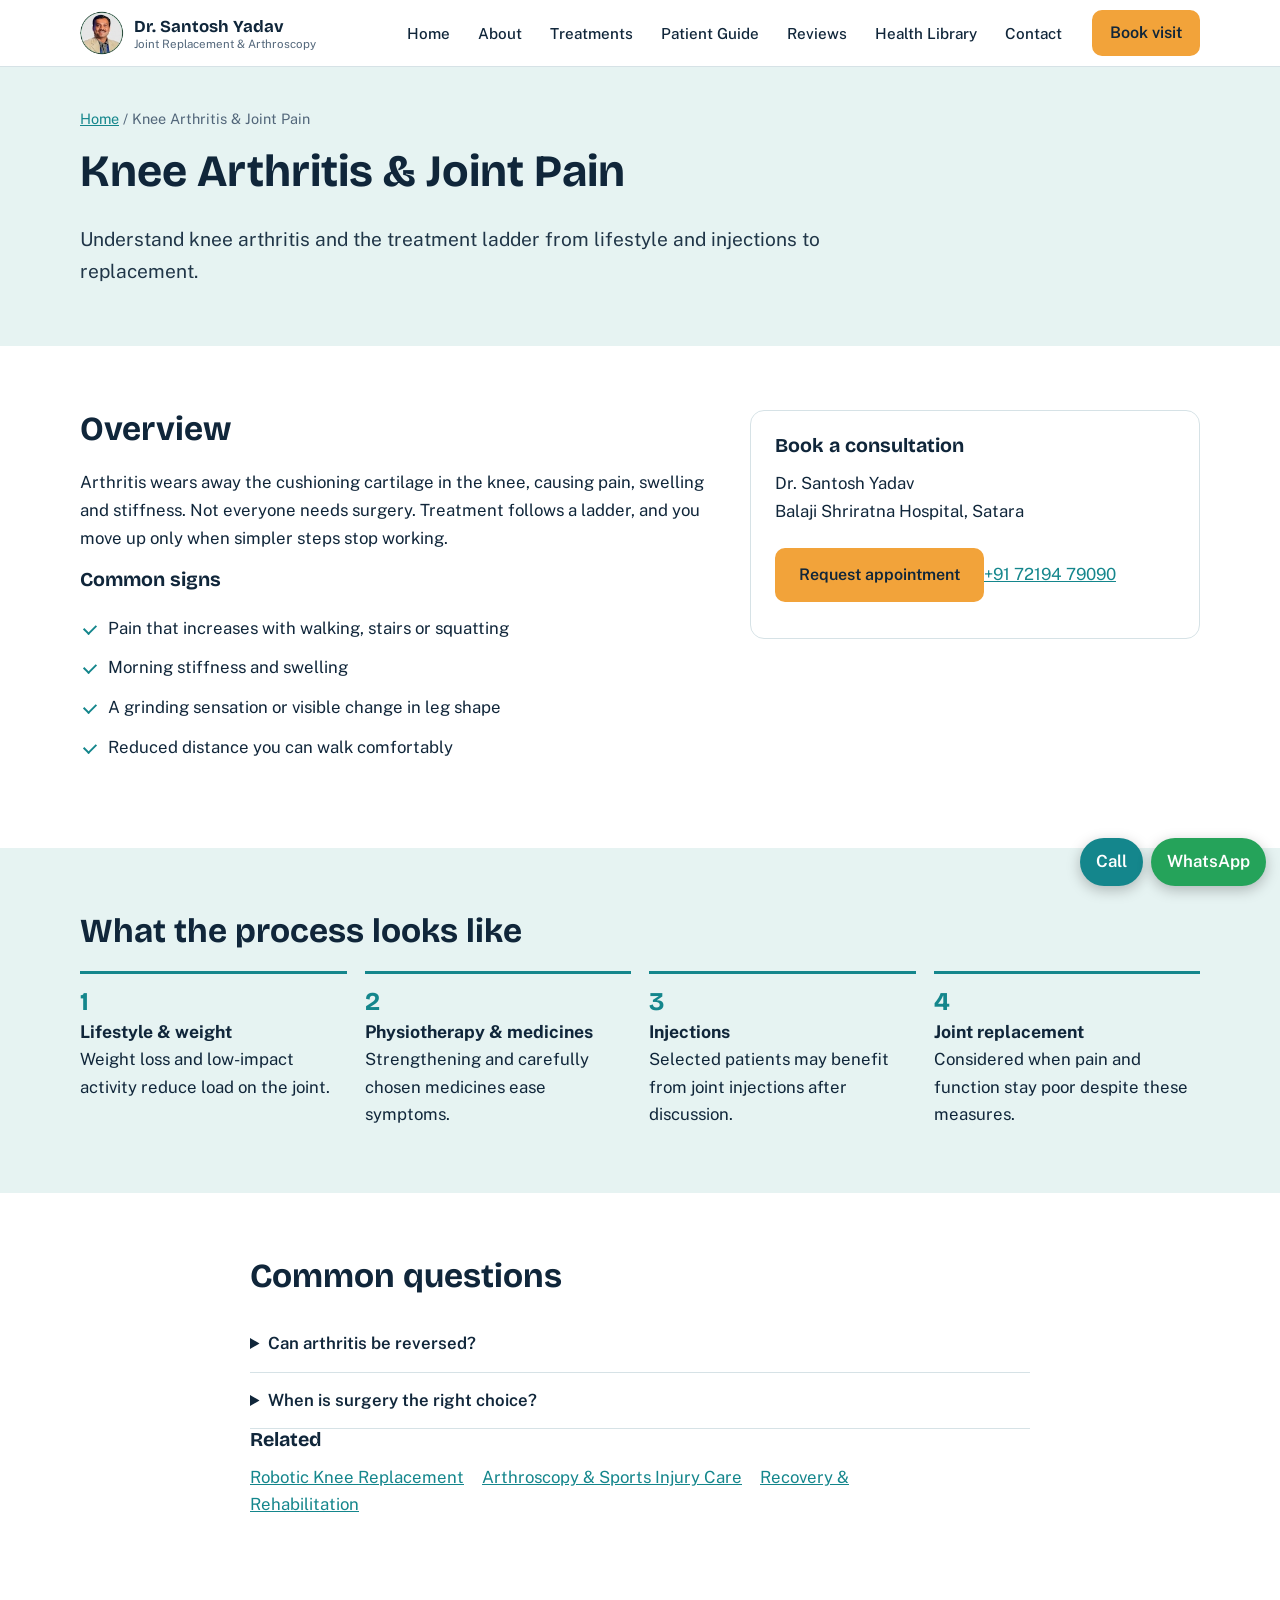
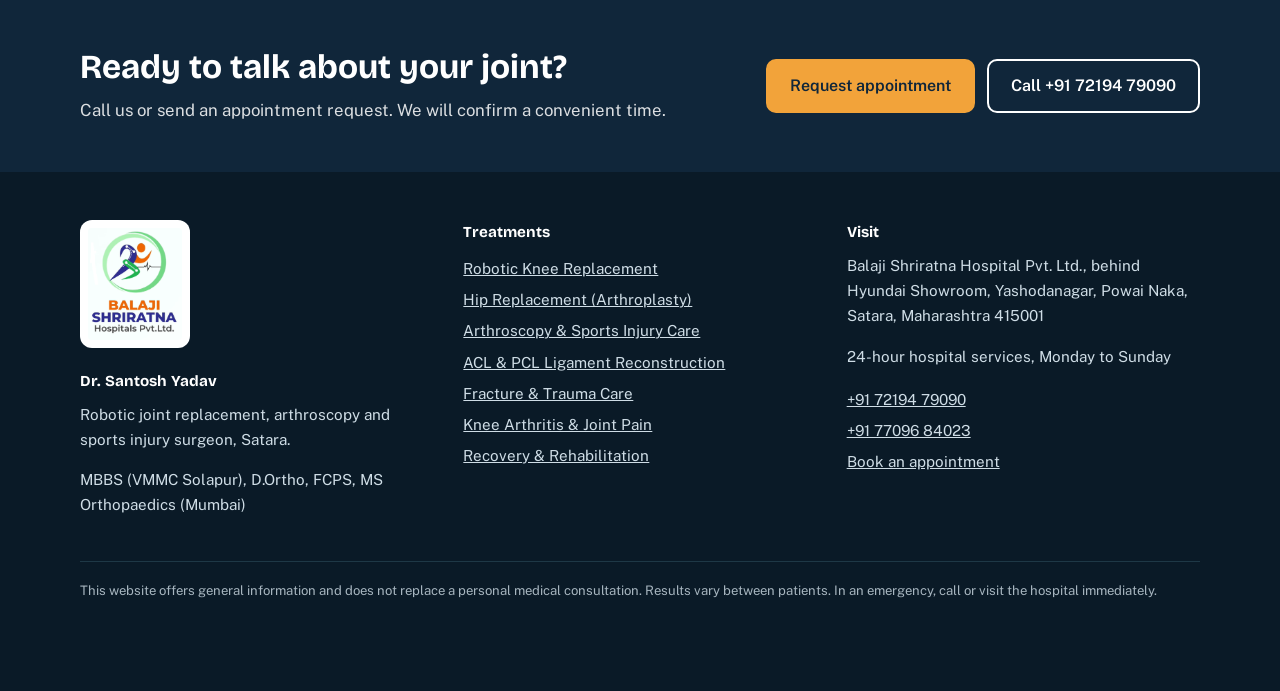
<file: knee-arthritis.html>
<!DOCTYPE html><html lang="en"><head><meta charset="utf-8"><meta name="viewport" content="width=device-width,initial-scale=1"><title>Knee Arthritis & Joint Pain | Dr. Santosh Yadav, Satara</title><meta name="description" content="Understand knee arthritis and the treatment ladder from lifestyle and injections to replacement."><link rel="preconnect" href="https://fonts.googleapis.com"><link rel="preconnect" href="https://fonts.gstatic.com" crossorigin><link href="https://fonts.googleapis.com/css2?family=Bricolage+Grotesque:wght@500;700&family=Public+Sans:wght@400;500;600&display=swap" rel="stylesheet"><link rel="icon" href="assets/balaji-shriratna-logo.png"><link rel="stylesheet" href="assets/style.css"></head><body data-page="knee-arthritis">
<a class="skip" href="#main">Skip to content</a>
<header class="hdr"><div class="wrap hdr-in"><a class="brand" href="index.html"><img class="mark" src="assets/dr-santosh-yadav.png" alt="" width="44" height="44"><span>Dr. Santosh Yadav<small>Joint Replacement &amp; Arthroscopy</small></span></a>
<nav id="nav" aria-label="Main"><a href="index.html">Home</a><a href="about.html">About</a><a href="services.html">Treatments</a><a href="patient-guide.html">Patient Guide</a><a href="reviews.html">Reviews</a><a href="blog.html">Health Library</a><a href="contact.html">Contact</a></nav>
<a class="btn sm" href="appointment.html">Book visit</a><button class="burger" aria-label="Menu" aria-expanded="false" aria-controls="nav"><i></i><i></i><i></i></button></div></header><main id="main"><section class="phero"><div class="wrap"><p class="crumb"><a href="index.html">Home</a> / Knee Arthritis & Joint Pain</p><h1>Knee Arthritis & Joint Pain</h1><p class="lead">Understand knee arthritis and the treatment ladder from lifestyle and injections to replacement.</p></div></section><section class="sec"><div class="wrap two"><div><h2>Overview</h2><p>Arthritis wears away the cushioning cartilage in the knee, causing pain, swelling and stiffness. Not everyone needs surgery. Treatment follows a ladder, and you move up only when simpler steps stop working.</p><h3>Common signs</h3><ul class="tick"><li>Pain that increases with walking, stairs or squatting</li><li>Morning stiffness and swelling</li><li>A grinding sensation or visible change in leg shape</li><li>Reduced distance you can walk comfortably</li></ul></div><aside class="side"><h3>Book a consultation</h3><p>Dr. Santosh Yadav<br>Balaji Shriratna Hospital, Satara</p><a class="btn" href="appointment.html">Request appointment</a><a href="tel:+917219479090">+91 72194 79090</a></aside></div></section><section class="sec alt"><div class="wrap"><h2>What the process looks like</h2><ol class="path"><li><b>Lifestyle & weight</b>Weight loss and low-impact activity reduce load on the joint.</li><li><b>Physiotherapy & medicines</b>Strengthening and carefully chosen medicines ease symptoms.</li><li><b>Injections</b>Selected patients may benefit from joint injections after discussion.</li><li><b>Joint replacement</b>Considered when pain and function stay poor despite these measures.</li></ol></div></section><section class="sec"><div class="wrap narrow"><h2>Common questions</h2><details><summary>Can arthritis be reversed?</summary><p>Cartilage does not grow back fully, but symptoms can often be controlled for years.</p></details><details><summary>When is surgery the right choice?</summary><p>When pain disrupts sleep, walking and daily life despite proper non-surgical care.</p></details><h3>Related</h3><p class="rel"><a href="robotic-knee-replacement.html">Robotic Knee Replacement</a> <a href="arthroscopy-sports-injury.html">Arthroscopy & Sports Injury Care</a> <a href="recovery-rehabilitation.html">Recovery & Rehabilitation</a></p></div></section><section class="cta"><div class="wrap cta-in"><div><h2>Ready to talk about your joint?</h2><p>Call us or send an appointment request. We will confirm a convenient time.</p></div><div class="cta-b"><a class="btn" href="appointment.html">Request appointment</a><a class="btn ghost" href="tel:+917219479090">Call +91 72194 79090</a></div></div></section></main><footer class="ftr"><div class="wrap fgrid"><div><img class="flogo" src="assets/balaji-shriratna-logo.png" alt="Balaji Shriratna Hospitals Pvt. Ltd." width="110"><b class="fh">Dr. Santosh Yadav</b><p>Robotic joint replacement, arthroscopy and sports injury surgeon, Satara.</p><p>MBBS (VMMC Solapur), D.Ortho, FCPS, MS Orthopaedics (Mumbai)</p></div>
<div><b class="fh">Treatments</b><a href="robotic-knee-replacement.html">Robotic Knee Replacement</a><a href="hip-replacement.html">Hip Replacement (Arthroplasty)</a><a href="arthroscopy-sports-injury.html">Arthroscopy & Sports Injury Care</a><a href="acl-pcl-ligament-reconstruction.html">ACL & PCL Ligament Reconstruction</a><a href="fracture-trauma-care.html">Fracture & Trauma Care</a><a href="knee-arthritis.html">Knee Arthritis & Joint Pain</a><a href="recovery-rehabilitation.html">Recovery & Rehabilitation</a></div>
<div><b class="fh">Visit</b><p>Balaji Shriratna Hospital Pvt. Ltd., behind Hyundai Showroom, Yashodanagar, Powai Naka, Satara, Maharashtra 415001</p><p>24-hour hospital services, Monday to Sunday</p><a href="tel:+917219479090">+91 72194 79090</a><a href="tel:+917709684023">+91 77096 84023</a><a href="appointment.html">Book an appointment</a></div></div>
<div class="wrap legal">This website offers general information and does not replace a personal medical consultation. Results vary between patients. In an emergency, call or visit the hospital immediately.</div></footer>
<div class="fab"><a href="tel:+917219479090" aria-label="Call">Call</a><a href="https://wa.me/917219479090" aria-label="WhatsApp" target="_blank" rel="noopener">WhatsApp</a></div><script src="assets/main.js"></script></body></html>
</file>
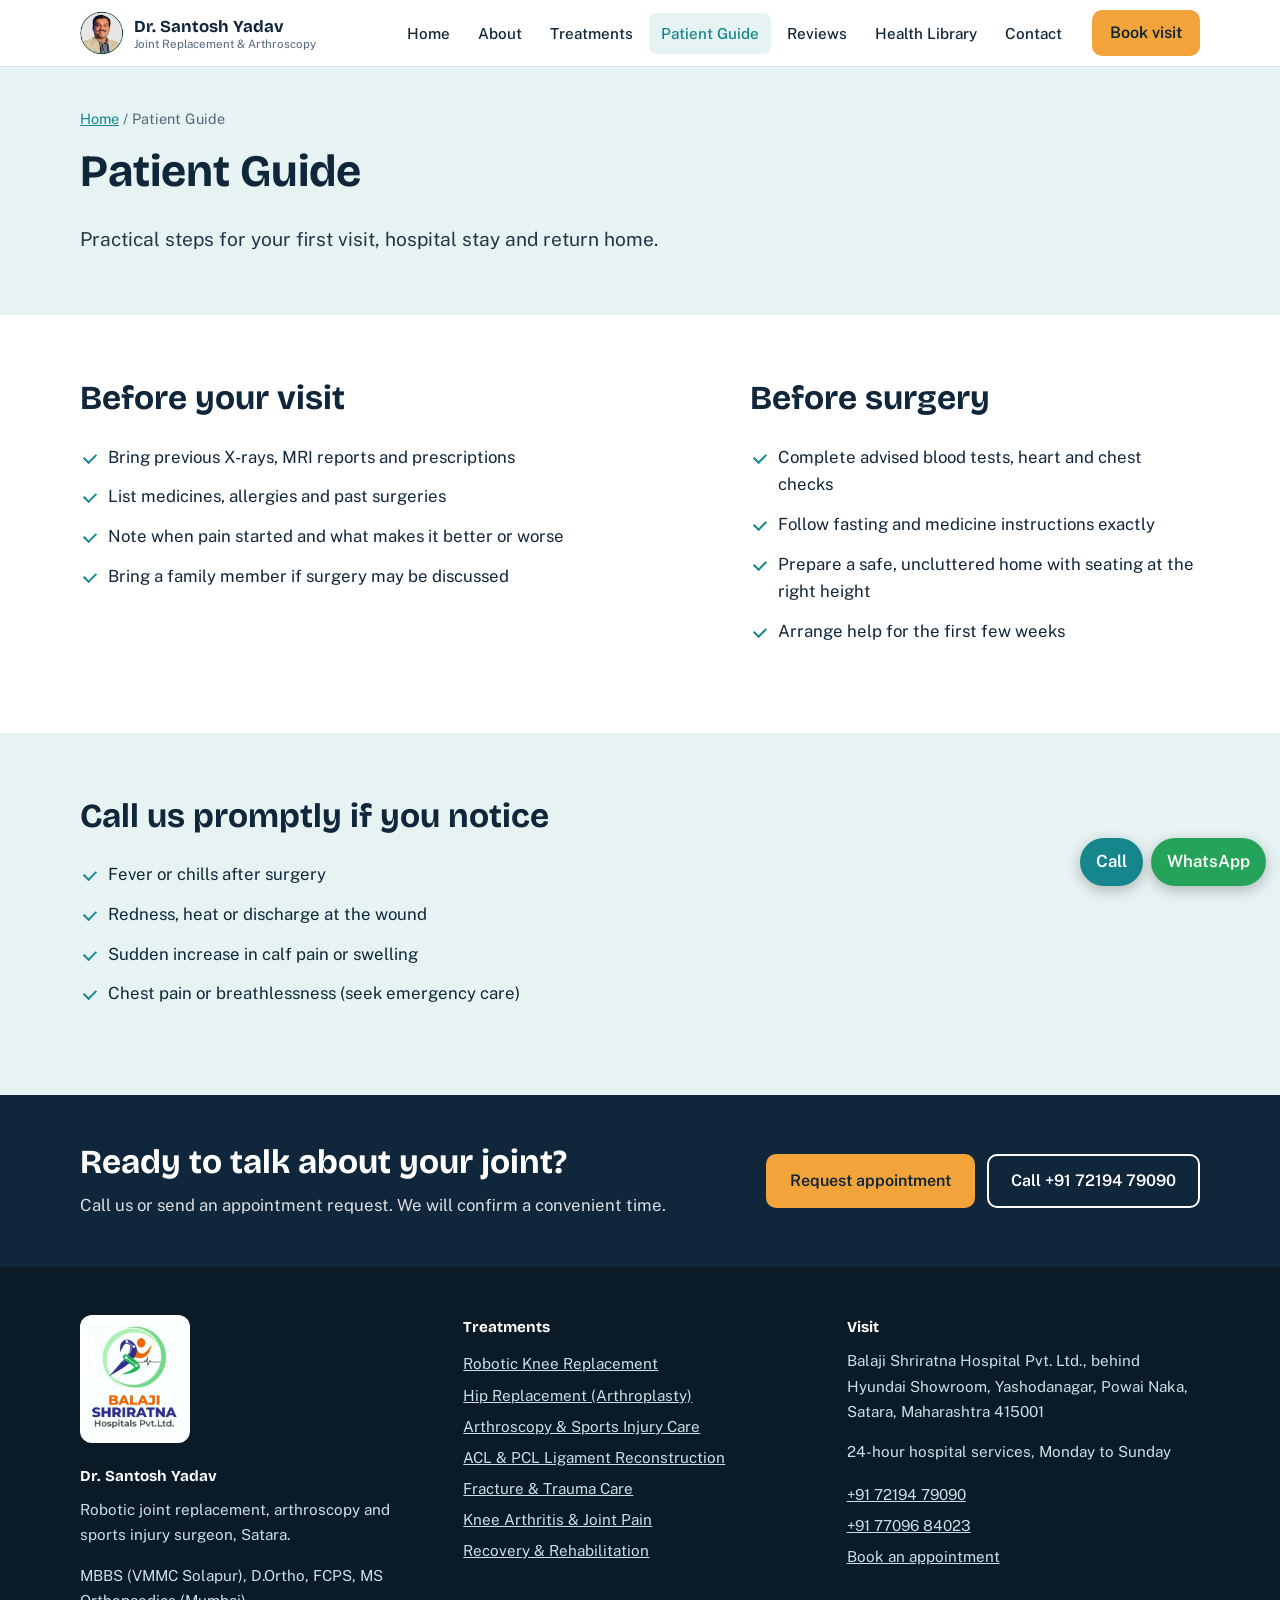
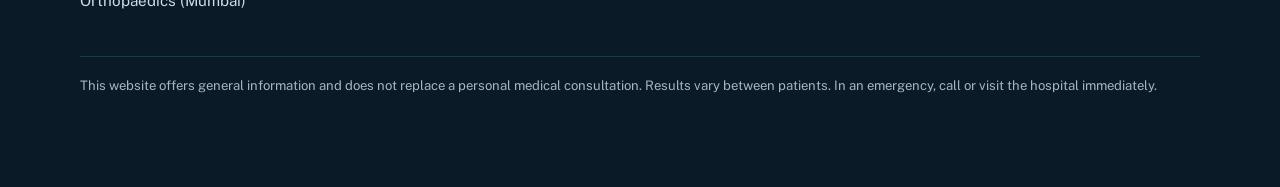
<file: patient-guide.html>
<!DOCTYPE html><html lang="en"><head><meta charset="utf-8"><meta name="viewport" content="width=device-width,initial-scale=1"><title>Patient Guide | Dr. Santosh Yadav, Satara</title><meta name="description" content="Preparing for a consultation, surgery and recovery with Dr. Santosh Yadav."><link rel="preconnect" href="https://fonts.googleapis.com"><link rel="preconnect" href="https://fonts.gstatic.com" crossorigin><link href="https://fonts.googleapis.com/css2?family=Bricolage+Grotesque:wght@500;700&family=Public+Sans:wght@400;500;600&display=swap" rel="stylesheet"><link rel="icon" href="assets/balaji-shriratna-logo.png"><link rel="stylesheet" href="assets/style.css"></head><body data-page="patient-guide">
<a class="skip" href="#main">Skip to content</a>
<header class="hdr"><div class="wrap hdr-in"><a class="brand" href="index.html"><img class="mark" src="assets/dr-santosh-yadav.png" alt="" width="44" height="44"><span>Dr. Santosh Yadav<small>Joint Replacement &amp; Arthroscopy</small></span></a>
<nav id="nav" aria-label="Main"><a href="index.html">Home</a><a href="about.html">About</a><a href="services.html">Treatments</a><a href="patient-guide.html" class=on>Patient Guide</a><a href="reviews.html">Reviews</a><a href="blog.html">Health Library</a><a href="contact.html">Contact</a></nav>
<a class="btn sm" href="appointment.html">Book visit</a><button class="burger" aria-label="Menu" aria-expanded="false" aria-controls="nav"><i></i><i></i><i></i></button></div></header><main id="main"><section class="phero"><div class="wrap"><p class="crumb"><a href="index.html">Home</a> / Patient Guide</p><h1>Patient Guide</h1><p class="lead">Practical steps for your first visit, hospital stay and return home.</p></div></section><section class="sec"><div class="wrap two"><div><h2>Before your visit</h2><ul class="tick"><li>Bring previous X-rays, MRI reports and prescriptions</li><li>List medicines, allergies and past surgeries</li><li>Note when pain started and what makes it better or worse</li><li>Bring a family member if surgery may be discussed</li></ul></div><div><h2>Before surgery</h2><ul class="tick"><li>Complete advised blood tests, heart and chest checks</li><li>Follow fasting and medicine instructions exactly</li><li>Prepare a safe, uncluttered home with seating at the right height</li><li>Arrange help for the first few weeks</li></ul></div></div></section><section class="sec alt"><div class="wrap"><h2>Call us promptly if you notice</h2><ul class="tick"><li>Fever or chills after surgery</li><li>Redness, heat or discharge at the wound</li><li>Sudden increase in calf pain or swelling</li><li>Chest pain or breathlessness (seek emergency care)</li></ul></div></section><section class="cta"><div class="wrap cta-in"><div><h2>Ready to talk about your joint?</h2><p>Call us or send an appointment request. We will confirm a convenient time.</p></div><div class="cta-b"><a class="btn" href="appointment.html">Request appointment</a><a class="btn ghost" href="tel:+917219479090">Call +91 72194 79090</a></div></div></section></main><footer class="ftr"><div class="wrap fgrid"><div><img class="flogo" src="assets/balaji-shriratna-logo.png" alt="Balaji Shriratna Hospitals Pvt. Ltd." width="110"><b class="fh">Dr. Santosh Yadav</b><p>Robotic joint replacement, arthroscopy and sports injury surgeon, Satara.</p><p>MBBS (VMMC Solapur), D.Ortho, FCPS, MS Orthopaedics (Mumbai)</p></div>
<div><b class="fh">Treatments</b><a href="robotic-knee-replacement.html">Robotic Knee Replacement</a><a href="hip-replacement.html">Hip Replacement (Arthroplasty)</a><a href="arthroscopy-sports-injury.html">Arthroscopy & Sports Injury Care</a><a href="acl-pcl-ligament-reconstruction.html">ACL & PCL Ligament Reconstruction</a><a href="fracture-trauma-care.html">Fracture & Trauma Care</a><a href="knee-arthritis.html">Knee Arthritis & Joint Pain</a><a href="recovery-rehabilitation.html">Recovery & Rehabilitation</a></div>
<div><b class="fh">Visit</b><p>Balaji Shriratna Hospital Pvt. Ltd., behind Hyundai Showroom, Yashodanagar, Powai Naka, Satara, Maharashtra 415001</p><p>24-hour hospital services, Monday to Sunday</p><a href="tel:+917219479090">+91 72194 79090</a><a href="tel:+917709684023">+91 77096 84023</a><a href="appointment.html">Book an appointment</a></div></div>
<div class="wrap legal">This website offers general information and does not replace a personal medical consultation. Results vary between patients. In an emergency, call or visit the hospital immediately.</div></footer>
<div class="fab"><a href="tel:+917219479090" aria-label="Call">Call</a><a href="https://wa.me/917219479090" aria-label="WhatsApp" target="_blank" rel="noopener">WhatsApp</a></div><script src="assets/main.js"></script></body></html>
</file>
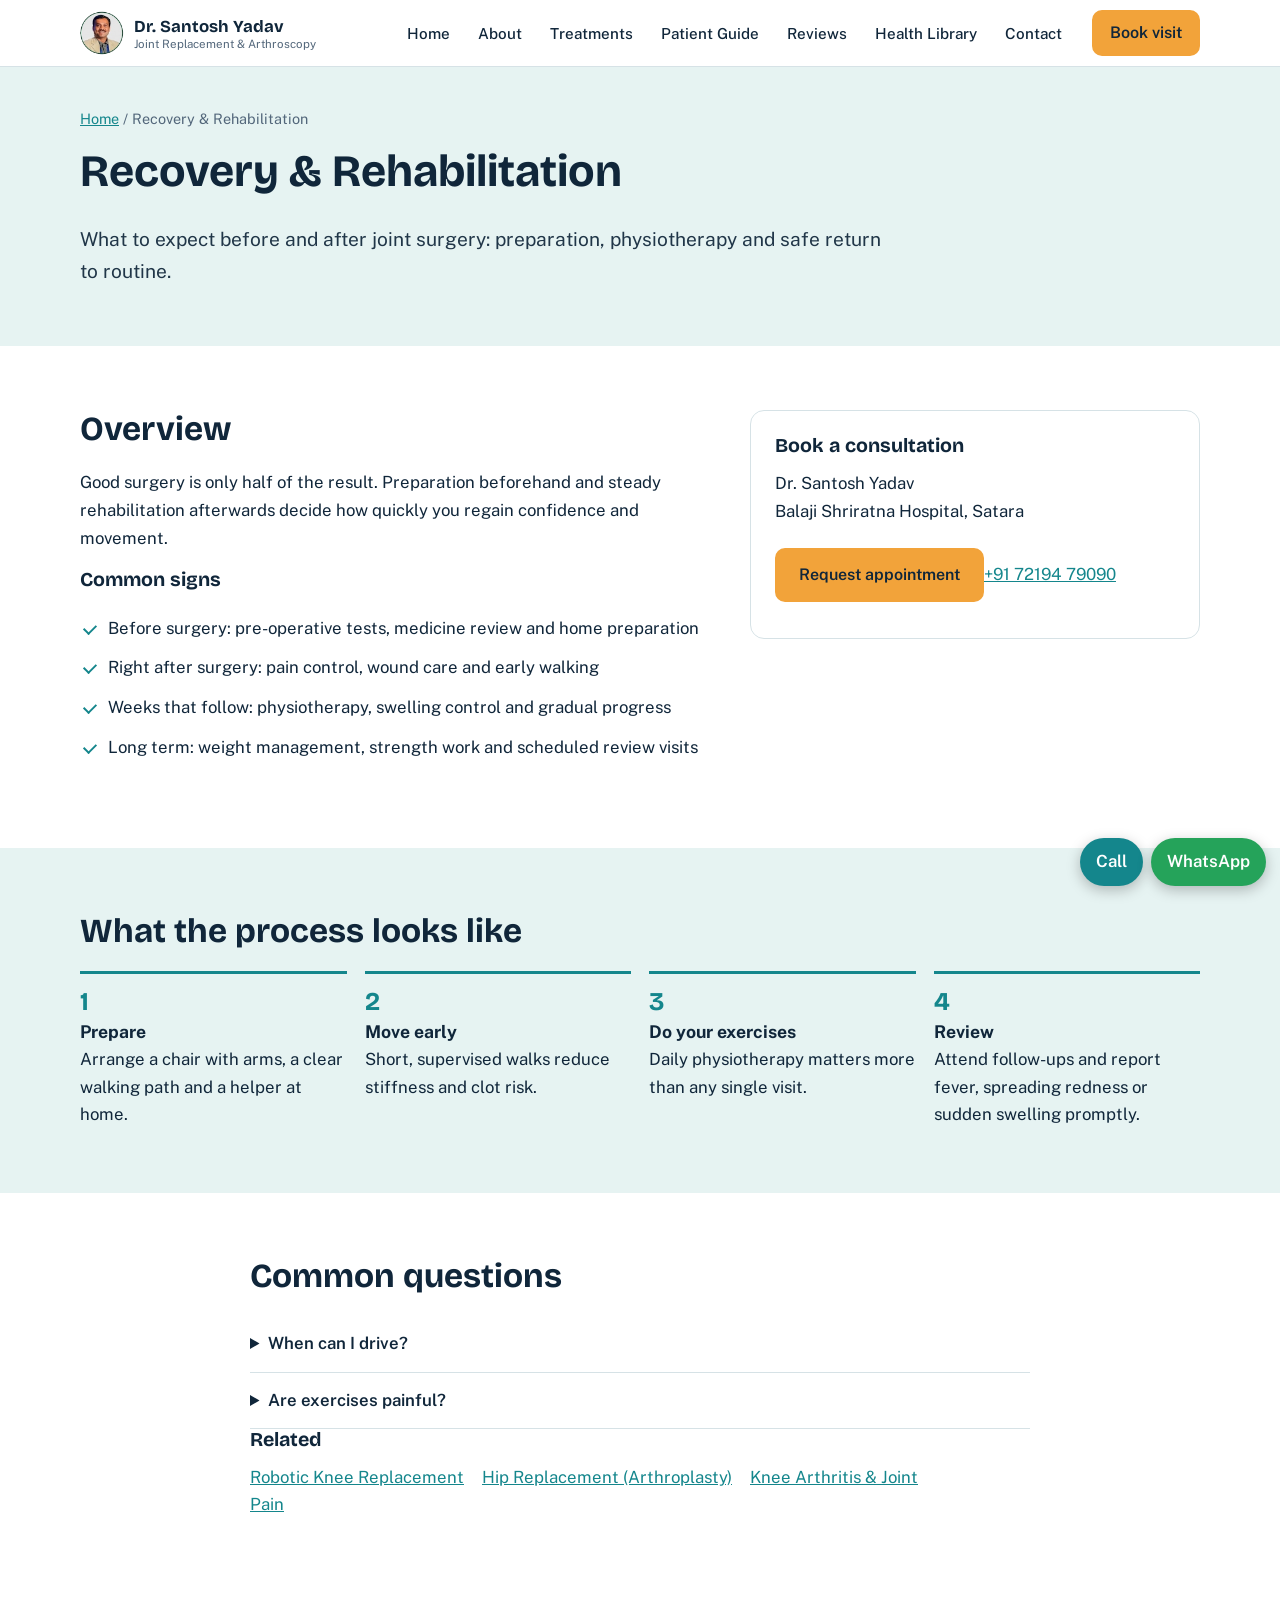
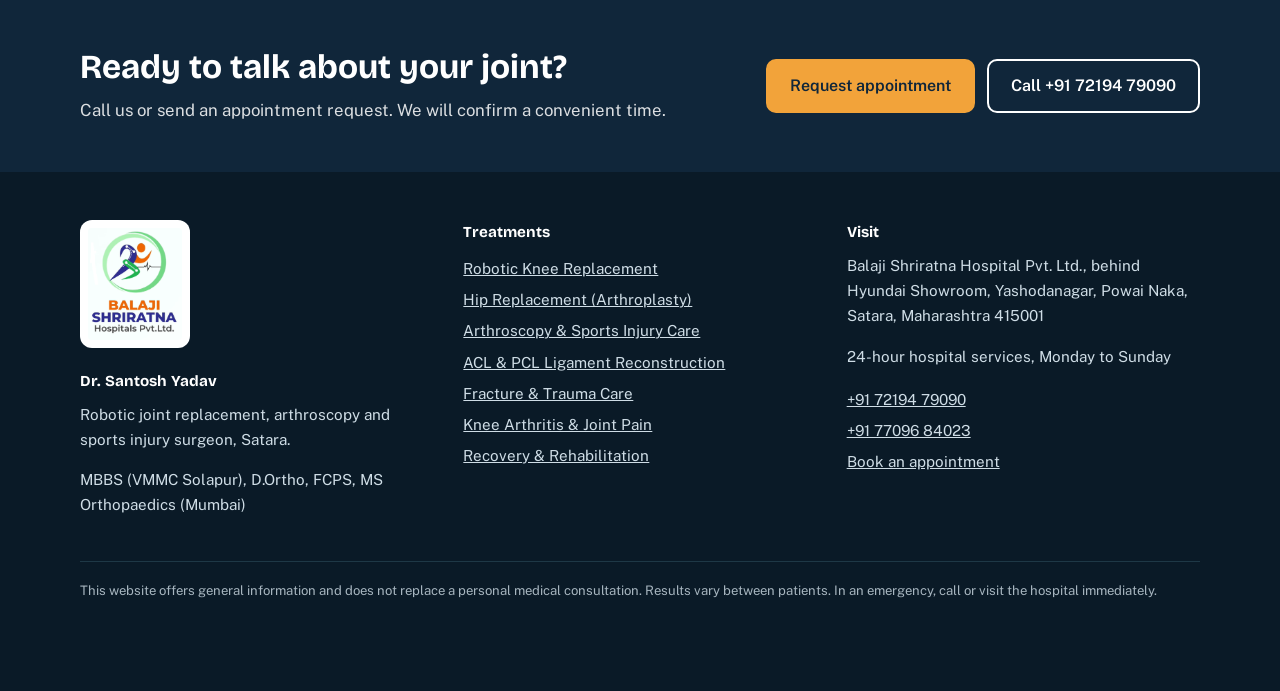
<file: recovery-rehabilitation.html>
<!DOCTYPE html><html lang="en"><head><meta charset="utf-8"><meta name="viewport" content="width=device-width,initial-scale=1"><title>Recovery & Rehabilitation | Dr. Santosh Yadav, Satara</title><meta name="description" content="What to expect before and after joint surgery: preparation, physiotherapy and safe return to routine."><link rel="preconnect" href="https://fonts.googleapis.com"><link rel="preconnect" href="https://fonts.gstatic.com" crossorigin><link href="https://fonts.googleapis.com/css2?family=Bricolage+Grotesque:wght@500;700&family=Public+Sans:wght@400;500;600&display=swap" rel="stylesheet"><link rel="icon" href="assets/balaji-shriratna-logo.png"><link rel="stylesheet" href="assets/style.css"></head><body data-page="recovery-rehabilitation">
<a class="skip" href="#main">Skip to content</a>
<header class="hdr"><div class="wrap hdr-in"><a class="brand" href="index.html"><img class="mark" src="assets/dr-santosh-yadav.png" alt="" width="44" height="44"><span>Dr. Santosh Yadav<small>Joint Replacement &amp; Arthroscopy</small></span></a>
<nav id="nav" aria-label="Main"><a href="index.html">Home</a><a href="about.html">About</a><a href="services.html">Treatments</a><a href="patient-guide.html">Patient Guide</a><a href="reviews.html">Reviews</a><a href="blog.html">Health Library</a><a href="contact.html">Contact</a></nav>
<a class="btn sm" href="appointment.html">Book visit</a><button class="burger" aria-label="Menu" aria-expanded="false" aria-controls="nav"><i></i><i></i><i></i></button></div></header><main id="main"><section class="phero"><div class="wrap"><p class="crumb"><a href="index.html">Home</a> / Recovery & Rehabilitation</p><h1>Recovery & Rehabilitation</h1><p class="lead">What to expect before and after joint surgery: preparation, physiotherapy and safe return to routine.</p></div></section><section class="sec"><div class="wrap two"><div><h2>Overview</h2><p>Good surgery is only half of the result. Preparation beforehand and steady rehabilitation afterwards decide how quickly you regain confidence and movement.</p><h3>Common signs</h3><ul class="tick"><li>Before surgery: pre-operative tests, medicine review and home preparation</li><li>Right after surgery: pain control, wound care and early walking</li><li>Weeks that follow: physiotherapy, swelling control and gradual progress</li><li>Long term: weight management, strength work and scheduled review visits</li></ul></div><aside class="side"><h3>Book a consultation</h3><p>Dr. Santosh Yadav<br>Balaji Shriratna Hospital, Satara</p><a class="btn" href="appointment.html">Request appointment</a><a href="tel:+917219479090">+91 72194 79090</a></aside></div></section><section class="sec alt"><div class="wrap"><h2>What the process looks like</h2><ol class="path"><li><b>Prepare</b>Arrange a chair with arms, a clear walking path and a helper at home.</li><li><b>Move early</b>Short, supervised walks reduce stiffness and clot risk.</li><li><b>Do your exercises</b>Daily physiotherapy matters more than any single visit.</li><li><b>Review</b>Attend follow-ups and report fever, spreading redness or sudden swelling promptly.</li></ol></div></section><section class="sec"><div class="wrap narrow"><h2>Common questions</h2><details><summary>When can I drive?</summary><p>It depends on the operated side and your control of the limb. Ask at your review visit.</p></details><details><summary>Are exercises painful?</summary><p>Some soreness is expected, but sharp or worsening pain should be reported.</p></details><h3>Related</h3><p class="rel"><a href="robotic-knee-replacement.html">Robotic Knee Replacement</a> <a href="hip-replacement.html">Hip Replacement (Arthroplasty)</a> <a href="knee-arthritis.html">Knee Arthritis & Joint Pain</a></p></div></section><section class="cta"><div class="wrap cta-in"><div><h2>Ready to talk about your joint?</h2><p>Call us or send an appointment request. We will confirm a convenient time.</p></div><div class="cta-b"><a class="btn" href="appointment.html">Request appointment</a><a class="btn ghost" href="tel:+917219479090">Call +91 72194 79090</a></div></div></section></main><footer class="ftr"><div class="wrap fgrid"><div><img class="flogo" src="assets/balaji-shriratna-logo.png" alt="Balaji Shriratna Hospitals Pvt. Ltd." width="110"><b class="fh">Dr. Santosh Yadav</b><p>Robotic joint replacement, arthroscopy and sports injury surgeon, Satara.</p><p>MBBS (VMMC Solapur), D.Ortho, FCPS, MS Orthopaedics (Mumbai)</p></div>
<div><b class="fh">Treatments</b><a href="robotic-knee-replacement.html">Robotic Knee Replacement</a><a href="hip-replacement.html">Hip Replacement (Arthroplasty)</a><a href="arthroscopy-sports-injury.html">Arthroscopy & Sports Injury Care</a><a href="acl-pcl-ligament-reconstruction.html">ACL & PCL Ligament Reconstruction</a><a href="fracture-trauma-care.html">Fracture & Trauma Care</a><a href="knee-arthritis.html">Knee Arthritis & Joint Pain</a><a href="recovery-rehabilitation.html">Recovery & Rehabilitation</a></div>
<div><b class="fh">Visit</b><p>Balaji Shriratna Hospital Pvt. Ltd., behind Hyundai Showroom, Yashodanagar, Powai Naka, Satara, Maharashtra 415001</p><p>24-hour hospital services, Monday to Sunday</p><a href="tel:+917219479090">+91 72194 79090</a><a href="tel:+917709684023">+91 77096 84023</a><a href="appointment.html">Book an appointment</a></div></div>
<div class="wrap legal">This website offers general information and does not replace a personal medical consultation. Results vary between patients. In an emergency, call or visit the hospital immediately.</div></footer>
<div class="fab"><a href="tel:+917219479090" aria-label="Call">Call</a><a href="https://wa.me/917219479090" aria-label="WhatsApp" target="_blank" rel="noopener">WhatsApp</a></div><script src="assets/main.js"></script></body></html>
</file>
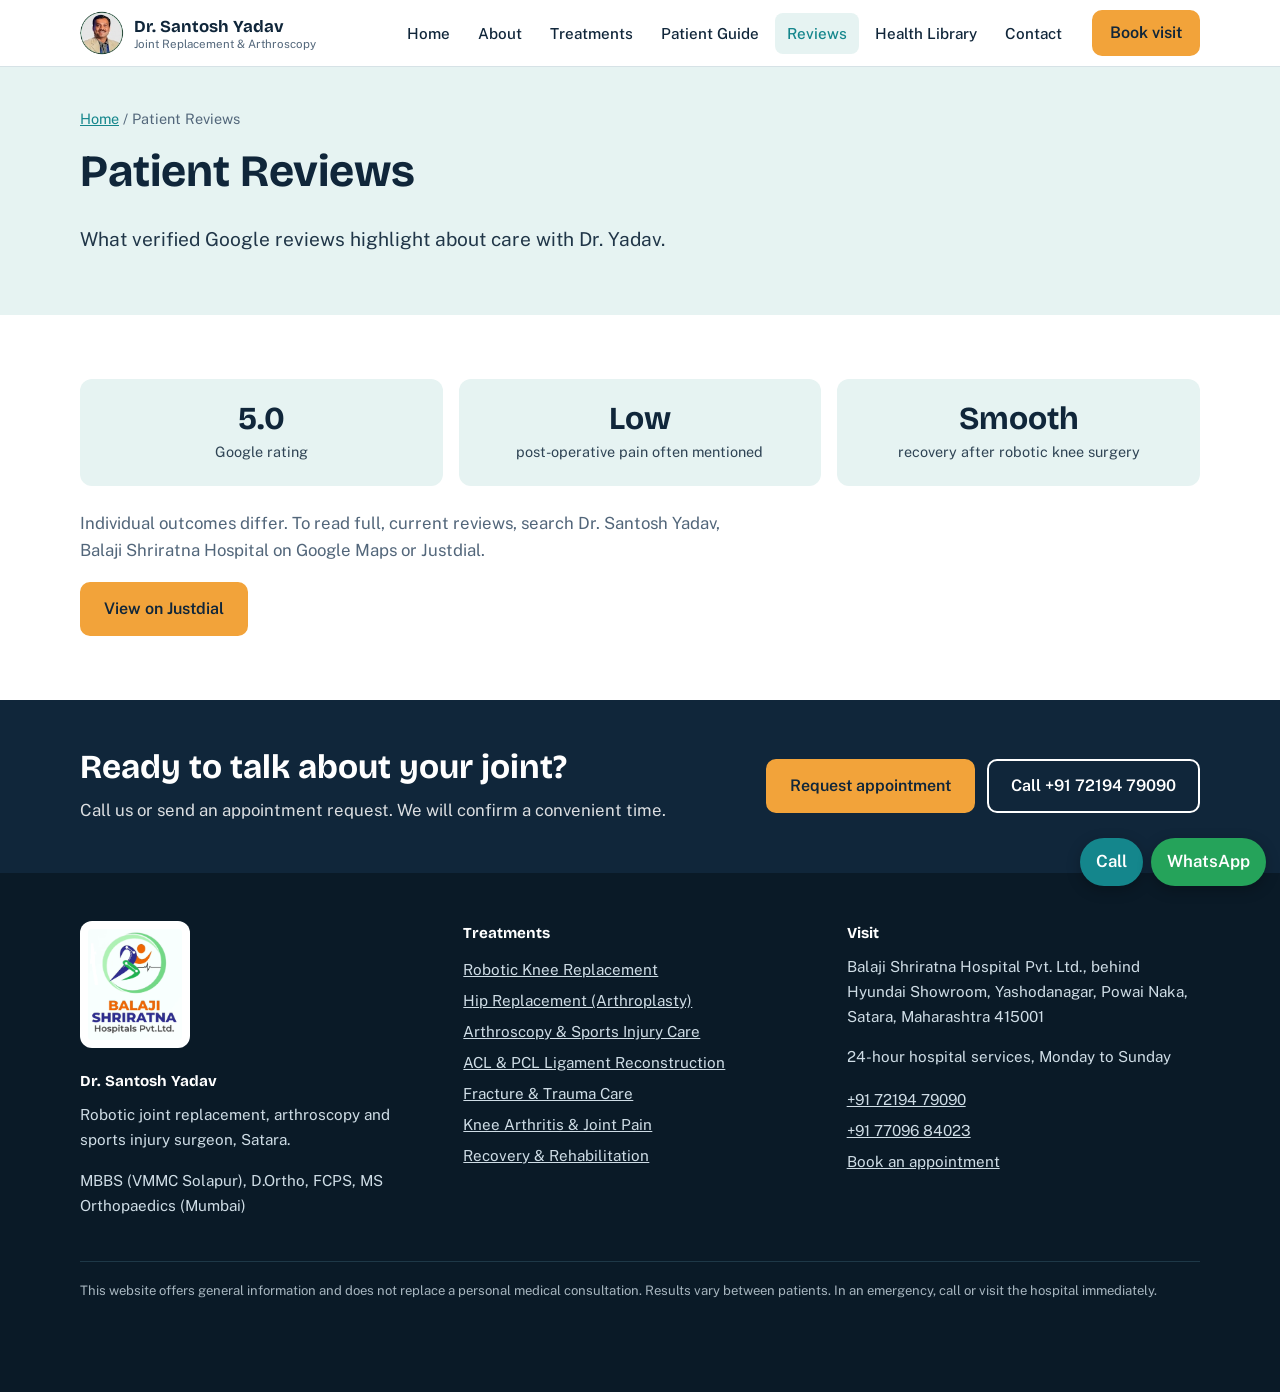
<file: reviews.html>
<!DOCTYPE html><html lang="en"><head><meta charset="utf-8"><meta name="viewport" content="width=device-width,initial-scale=1"><title>Patient Reviews | Dr. Santosh Yadav, Satara</title><meta name="description" content="Review highlights for Dr. Santosh Yadav, orthopaedic surgeon in Satara."><link rel="preconnect" href="https://fonts.googleapis.com"><link rel="preconnect" href="https://fonts.gstatic.com" crossorigin><link href="https://fonts.googleapis.com/css2?family=Bricolage+Grotesque:wght@500;700&family=Public+Sans:wght@400;500;600&display=swap" rel="stylesheet"><link rel="icon" href="assets/balaji-shriratna-logo.png"><link rel="stylesheet" href="assets/style.css"></head><body data-page="reviews">
<a class="skip" href="#main">Skip to content</a>
<header class="hdr"><div class="wrap hdr-in"><a class="brand" href="index.html"><img class="mark" src="assets/dr-santosh-yadav.png" alt="" width="44" height="44"><span>Dr. Santosh Yadav<small>Joint Replacement &amp; Arthroscopy</small></span></a>
<nav id="nav" aria-label="Main"><a href="index.html">Home</a><a href="about.html">About</a><a href="services.html">Treatments</a><a href="patient-guide.html">Patient Guide</a><a href="reviews.html" class=on>Reviews</a><a href="blog.html">Health Library</a><a href="contact.html">Contact</a></nav>
<a class="btn sm" href="appointment.html">Book visit</a><button class="burger" aria-label="Menu" aria-expanded="false" aria-controls="nav"><i></i><i></i><i></i></button></div></header><main id="main"><section class="phero"><div class="wrap"><p class="crumb"><a href="index.html">Home</a> / Patient Reviews</p><h1>Patient Reviews</h1><p class="lead">What verified Google reviews highlight about care with Dr. Yadav.</p></div></section><section class="sec"><div class="wrap"><div class="stats flat"><div><b>5.0</b><span>Google rating</span></div><div><b>Low</b><span>post-operative pain often mentioned</span></div><div><b>Smooth</b><span>recovery after robotic knee surgery</span></div></div><p class="sub">Individual outcomes differ. To read full, current reviews, search Dr. Santosh Yadav, Balaji Shriratna Hospital on Google Maps or Justdial.</p><a class="btn" target="_blank" rel="noopener" href="https://www.justdial.com/Satara/Dr-Santosh-Yadav-Balaji-Shriratna-Hospital-Manasi-Pride-Hotel-Koregaon-Satara/9999P2162-2162-150803170509-X9B3_BZDET">View on Justdial</a></div></section><section class="cta"><div class="wrap cta-in"><div><h2>Ready to talk about your joint?</h2><p>Call us or send an appointment request. We will confirm a convenient time.</p></div><div class="cta-b"><a class="btn" href="appointment.html">Request appointment</a><a class="btn ghost" href="tel:+917219479090">Call +91 72194 79090</a></div></div></section></main><footer class="ftr"><div class="wrap fgrid"><div><img class="flogo" src="assets/balaji-shriratna-logo.png" alt="Balaji Shriratna Hospitals Pvt. Ltd." width="110"><b class="fh">Dr. Santosh Yadav</b><p>Robotic joint replacement, arthroscopy and sports injury surgeon, Satara.</p><p>MBBS (VMMC Solapur), D.Ortho, FCPS, MS Orthopaedics (Mumbai)</p></div>
<div><b class="fh">Treatments</b><a href="robotic-knee-replacement.html">Robotic Knee Replacement</a><a href="hip-replacement.html">Hip Replacement (Arthroplasty)</a><a href="arthroscopy-sports-injury.html">Arthroscopy & Sports Injury Care</a><a href="acl-pcl-ligament-reconstruction.html">ACL & PCL Ligament Reconstruction</a><a href="fracture-trauma-care.html">Fracture & Trauma Care</a><a href="knee-arthritis.html">Knee Arthritis & Joint Pain</a><a href="recovery-rehabilitation.html">Recovery & Rehabilitation</a></div>
<div><b class="fh">Visit</b><p>Balaji Shriratna Hospital Pvt. Ltd., behind Hyundai Showroom, Yashodanagar, Powai Naka, Satara, Maharashtra 415001</p><p>24-hour hospital services, Monday to Sunday</p><a href="tel:+917219479090">+91 72194 79090</a><a href="tel:+917709684023">+91 77096 84023</a><a href="appointment.html">Book an appointment</a></div></div>
<div class="wrap legal">This website offers general information and does not replace a personal medical consultation. Results vary between patients. In an emergency, call or visit the hospital immediately.</div></footer>
<div class="fab"><a href="tel:+917219479090" aria-label="Call">Call</a><a href="https://wa.me/917219479090" aria-label="WhatsApp" target="_blank" rel="noopener">WhatsApp</a></div><script src="assets/main.js"></script></body></html>
</file>
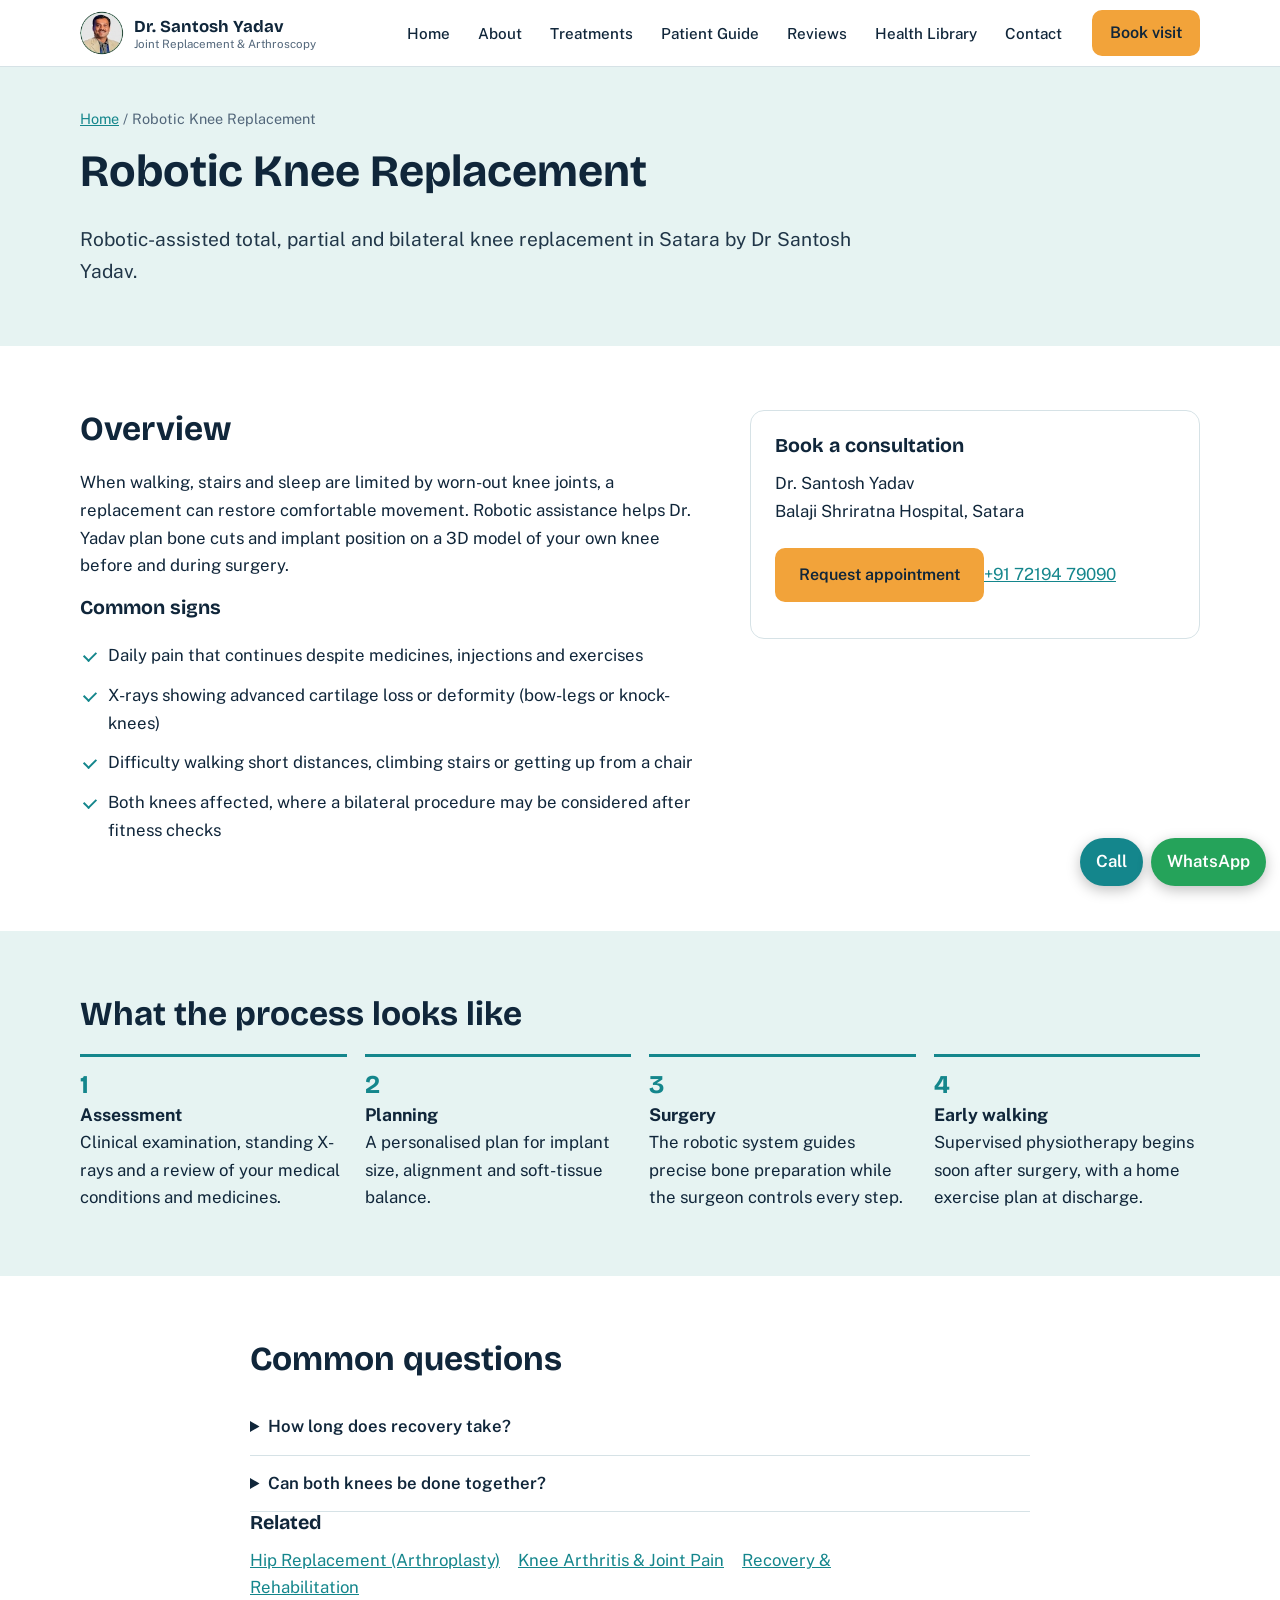
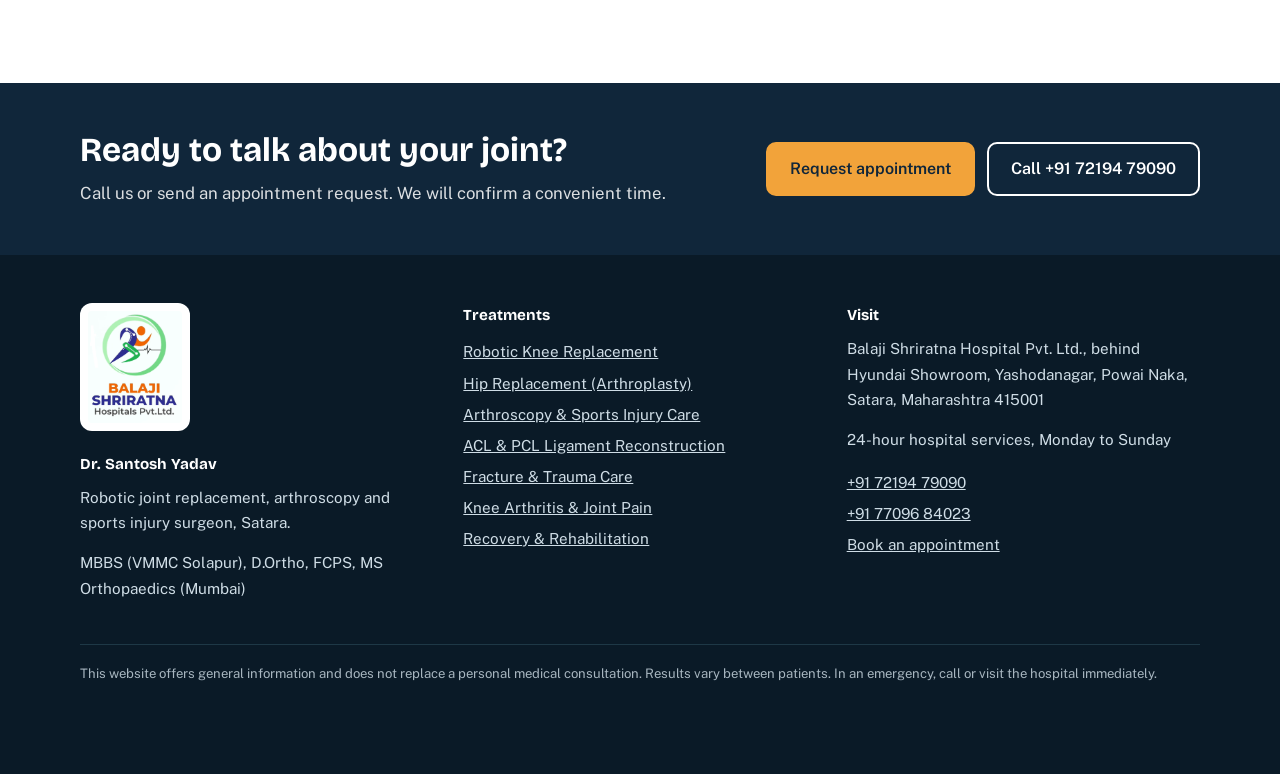
<file: robotic-knee-replacement.html>
<!DOCTYPE html><html lang="en"><head><meta charset="utf-8"><meta name="viewport" content="width=device-width,initial-scale=1"><title>Robotic Knee Replacement | Dr. Santosh Yadav, Satara</title><meta name="description" content="Robotic-assisted total, partial and bilateral knee replacement in Satara by Dr. Santosh Yadav."><link rel="preconnect" href="https://fonts.googleapis.com"><link rel="preconnect" href="https://fonts.gstatic.com" crossorigin><link href="https://fonts.googleapis.com/css2?family=Bricolage+Grotesque:wght@500;700&family=Public+Sans:wght@400;500;600&display=swap" rel="stylesheet"><link rel="icon" href="assets/balaji-shriratna-logo.png"><link rel="stylesheet" href="assets/style.css"></head><body data-page="robotic-knee-replacement">
<a class="skip" href="#main">Skip to content</a>
<header class="hdr"><div class="wrap hdr-in"><a class="brand" href="index.html"><img class="mark" src="assets/dr-santosh-yadav.png" alt="" width="44" height="44"><span>Dr. Santosh Yadav<small>Joint Replacement &amp; Arthroscopy</small></span></a>
<nav id="nav" aria-label="Main"><a href="index.html">Home</a><a href="about.html">About</a><a href="services.html">Treatments</a><a href="patient-guide.html">Patient Guide</a><a href="reviews.html">Reviews</a><a href="blog.html">Health Library</a><a href="contact.html">Contact</a></nav>
<a class="btn sm" href="appointment.html">Book visit</a><button class="burger" aria-label="Menu" aria-expanded="false" aria-controls="nav"><i></i><i></i><i></i></button></div></header><main id="main"><section class="phero"><div class="wrap"><p class="crumb"><a href="index.html">Home</a> / Robotic Knee Replacement</p><h1>Robotic Knee Replacement</h1><p class="lead">Robotic-assisted total, partial and bilateral knee replacement in Satara by Dr Santosh Yadav.</p></div></section><section class="sec"><div class="wrap two"><div><h2>Overview</h2><p>When walking, stairs and sleep are limited by worn-out knee joints, a replacement can restore comfortable movement. Robotic assistance helps Dr. Yadav plan bone cuts and implant position on a 3D model of your own knee before and during surgery.</p><h3>Common signs</h3><ul class="tick"><li>Daily pain that continues despite medicines, injections and exercises</li><li>X-rays showing advanced cartilage loss or deformity (bow-legs or knock-knees)</li><li>Difficulty walking short distances, climbing stairs or getting up from a chair</li><li>Both knees affected, where a bilateral procedure may be considered after fitness checks</li></ul></div><aside class="side"><h3>Book a consultation</h3><p>Dr. Santosh Yadav<br>Balaji Shriratna Hospital, Satara</p><a class="btn" href="appointment.html">Request appointment</a><a href="tel:+917219479090">+91 72194 79090</a></aside></div></section><section class="sec alt"><div class="wrap"><h2>What the process looks like</h2><ol class="path"><li><b>Assessment</b>Clinical examination, standing X-rays and a review of your medical conditions and medicines.</li><li><b>Planning</b>A personalised plan for implant size, alignment and soft-tissue balance.</li><li><b>Surgery</b>The robotic system guides precise bone preparation while the surgeon controls every step.</li><li><b>Early walking</b>Supervised physiotherapy begins soon after surgery, with a home exercise plan at discharge.</li></ol></div></section><section class="sec"><div class="wrap narrow"><h2>Common questions</h2><details><summary>How long does recovery take?</summary><p>Most people walk with support within a day or two. Return to routine activity varies with age, fitness and physiotherapy, and your surgeon will give you a personal timeline.</p></details><details><summary>Can both knees be done together?</summary><p>In suitable patients a bilateral replacement may be possible. Eligibility depends on heart, lung and general health, which are checked first.</p></details><h3>Related</h3><p class="rel"><a href="hip-replacement.html">Hip Replacement (Arthroplasty)</a> <a href="knee-arthritis.html">Knee Arthritis & Joint Pain</a> <a href="recovery-rehabilitation.html">Recovery & Rehabilitation</a></p></div></section><section class="cta"><div class="wrap cta-in"><div><h2>Ready to talk about your joint?</h2><p>Call us or send an appointment request. We will confirm a convenient time.</p></div><div class="cta-b"><a class="btn" href="appointment.html">Request appointment</a><a class="btn ghost" href="tel:+917219479090">Call +91 72194 79090</a></div></div></section></main><footer class="ftr"><div class="wrap fgrid"><div><img class="flogo" src="assets/balaji-shriratna-logo.png" alt="Balaji Shriratna Hospitals Pvt. Ltd." width="110"><b class="fh">Dr. Santosh Yadav</b><p>Robotic joint replacement, arthroscopy and sports injury surgeon, Satara.</p><p>MBBS (VMMC Solapur), D.Ortho, FCPS, MS Orthopaedics (Mumbai)</p></div>
<div><b class="fh">Treatments</b><a href="robotic-knee-replacement.html">Robotic Knee Replacement</a><a href="hip-replacement.html">Hip Replacement (Arthroplasty)</a><a href="arthroscopy-sports-injury.html">Arthroscopy & Sports Injury Care</a><a href="acl-pcl-ligament-reconstruction.html">ACL & PCL Ligament Reconstruction</a><a href="fracture-trauma-care.html">Fracture & Trauma Care</a><a href="knee-arthritis.html">Knee Arthritis & Joint Pain</a><a href="recovery-rehabilitation.html">Recovery & Rehabilitation</a></div>
<div><b class="fh">Visit</b><p>Balaji Shriratna Hospital Pvt. Ltd., behind Hyundai Showroom, Yashodanagar, Powai Naka, Satara, Maharashtra 415001</p><p>24-hour hospital services, Monday to Sunday</p><a href="tel:+917219479090">+91 72194 79090</a><a href="tel:+917709684023">+91 77096 84023</a><a href="appointment.html">Book an appointment</a></div></div>
<div class="wrap legal">This website offers general information and does not replace a personal medical consultation. Results vary between patients. In an emergency, call or visit the hospital immediately.</div></footer>
<div class="fab"><a href="tel:+917219479090" aria-label="Call">Call</a><a href="https://wa.me/917219479090" aria-label="WhatsApp" target="_blank" rel="noopener">WhatsApp</a></div><script src="assets/main.js"></script></body></html>
</file>
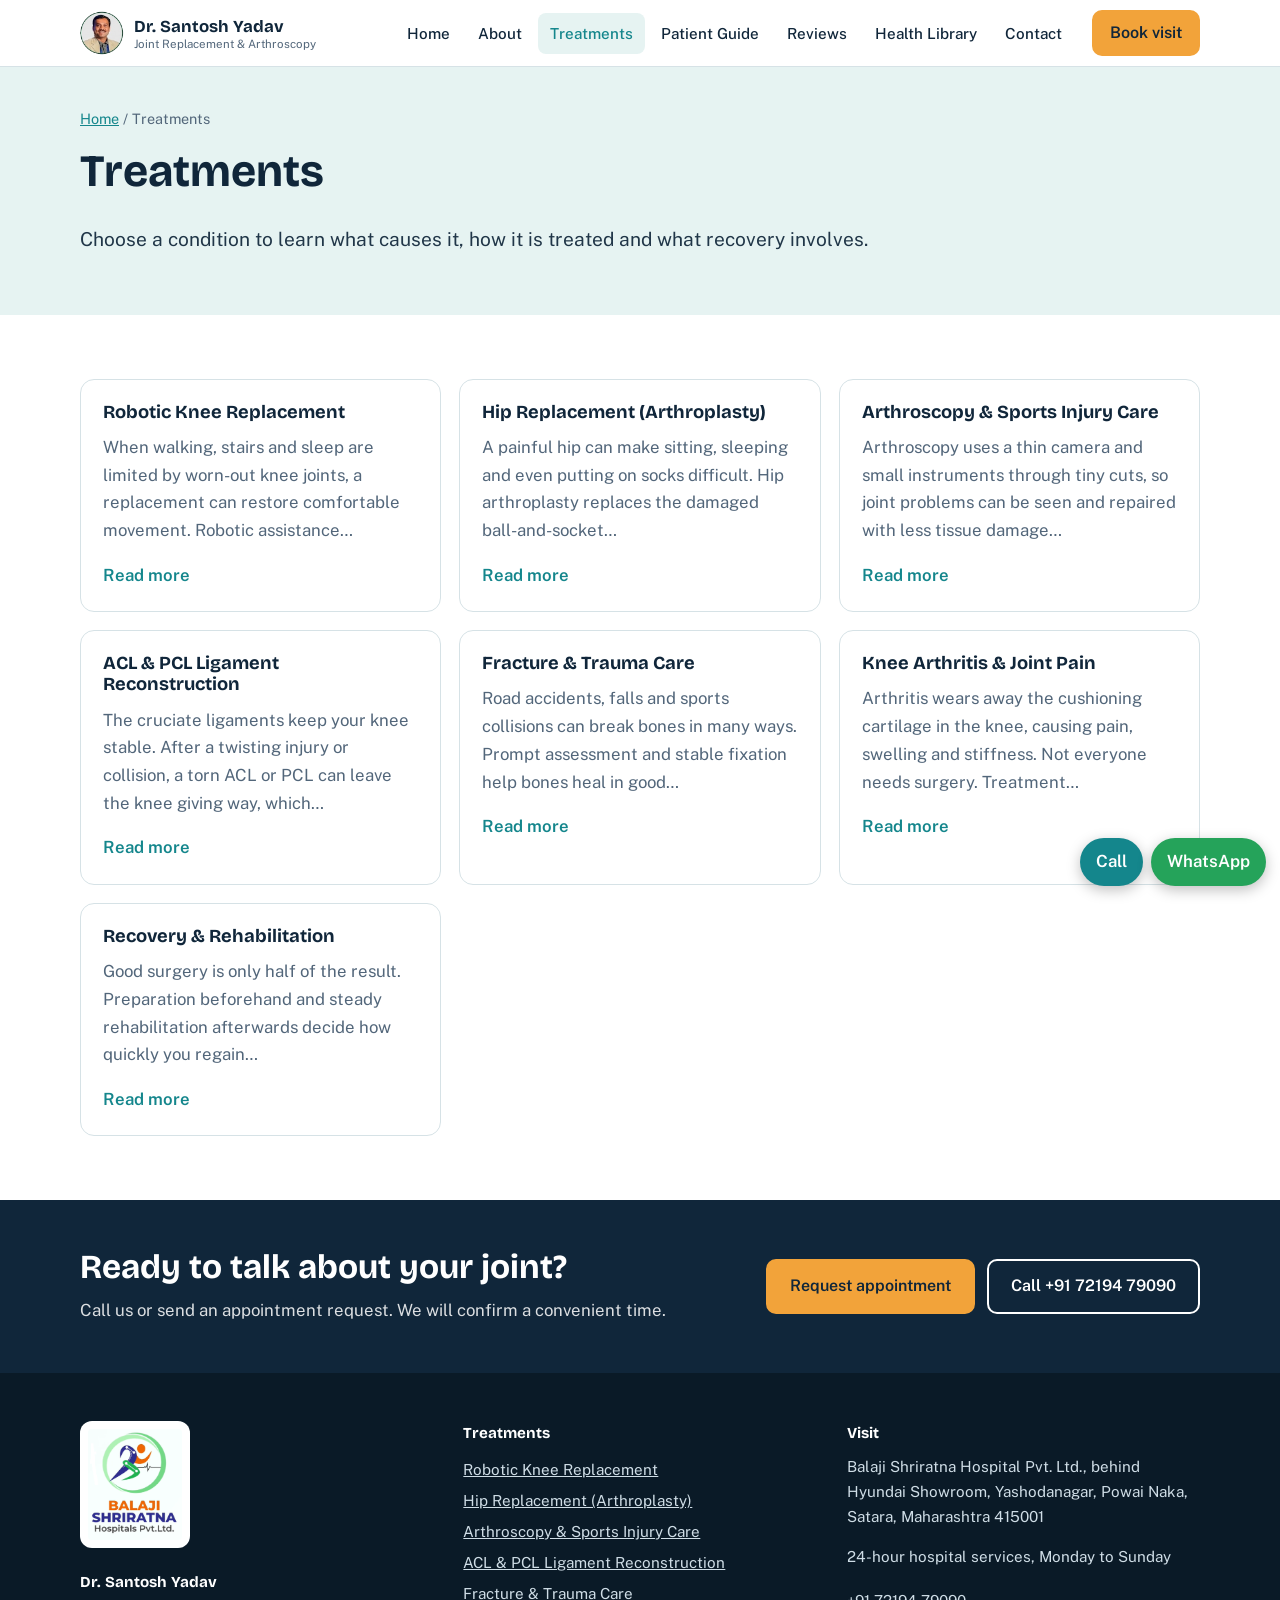
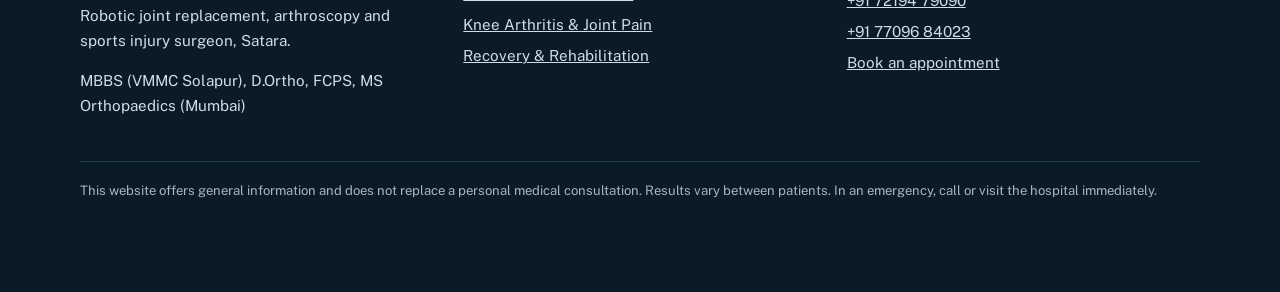
<file: services.html>
<!DOCTYPE html><html lang="en"><head><meta charset="utf-8"><meta name="viewport" content="width=device-width,initial-scale=1"><title>Orthopaedic Treatments in Satara | Dr. Santosh Yadav, Satara</title><meta name="description" content="Knee and hip replacement, arthroscopy, ligament reconstruction and fracture care in Satara."><link rel="preconnect" href="https://fonts.googleapis.com"><link rel="preconnect" href="https://fonts.gstatic.com" crossorigin><link href="https://fonts.googleapis.com/css2?family=Bricolage+Grotesque:wght@500;700&family=Public+Sans:wght@400;500;600&display=swap" rel="stylesheet"><link rel="icon" href="assets/balaji-shriratna-logo.png"><link rel="stylesheet" href="assets/style.css"></head><body data-page="services">
<a class="skip" href="#main">Skip to content</a>
<header class="hdr"><div class="wrap hdr-in"><a class="brand" href="index.html"><img class="mark" src="assets/dr-santosh-yadav.png" alt="" width="44" height="44"><span>Dr. Santosh Yadav<small>Joint Replacement &amp; Arthroscopy</small></span></a>
<nav id="nav" aria-label="Main"><a href="index.html">Home</a><a href="about.html">About</a><a href="services.html" class=on>Treatments</a><a href="patient-guide.html">Patient Guide</a><a href="reviews.html">Reviews</a><a href="blog.html">Health Library</a><a href="contact.html">Contact</a></nav>
<a class="btn sm" href="appointment.html">Book visit</a><button class="burger" aria-label="Menu" aria-expanded="false" aria-controls="nav"><i></i><i></i><i></i></button></div></header><main id="main"><section class="phero"><div class="wrap"><p class="crumb"><a href="index.html">Home</a> / Treatments</p><h1>Treatments</h1><p class="lead">Choose a condition to learn what causes it, how it is treated and what recovery involves.</p></div></section><section class="sec"><div class="wrap"><div class="tgrid"><a class="tc" href="robotic-knee-replacement.html"><h3>Robotic Knee Replacement</h3><p>When walking, stairs and sleep are limited by worn-out knee joints, a replacement can restore comfortable movement. Robotic assistance…</p><span>Read more</span></a><a class="tc" href="hip-replacement.html"><h3>Hip Replacement (Arthroplasty)</h3><p>A painful hip can make sitting, sleeping and even putting on socks difficult. Hip arthroplasty replaces the damaged ball-and-socket…</p><span>Read more</span></a><a class="tc" href="arthroscopy-sports-injury.html"><h3>Arthroscopy & Sports Injury Care</h3><p>Arthroscopy uses a thin camera and small instruments through tiny cuts, so joint problems can be seen and repaired with less tissue damage…</p><span>Read more</span></a><a class="tc" href="acl-pcl-ligament-reconstruction.html"><h3>ACL & PCL Ligament Reconstruction</h3><p>The cruciate ligaments keep your knee stable. After a twisting injury or collision, a torn ACL or PCL can leave the knee giving way, which…</p><span>Read more</span></a><a class="tc" href="fracture-trauma-care.html"><h3>Fracture & Trauma Care</h3><p>Road accidents, falls and sports collisions can break bones in many ways. Prompt assessment and stable fixation help bones heal in good…</p><span>Read more</span></a><a class="tc" href="knee-arthritis.html"><h3>Knee Arthritis & Joint Pain</h3><p>Arthritis wears away the cushioning cartilage in the knee, causing pain, swelling and stiffness. Not everyone needs surgery. Treatment…</p><span>Read more</span></a><a class="tc" href="recovery-rehabilitation.html"><h3>Recovery & Rehabilitation</h3><p>Good surgery is only half of the result. Preparation beforehand and steady rehabilitation afterwards decide how quickly you regain…</p><span>Read more</span></a></div></div></section><section class="cta"><div class="wrap cta-in"><div><h2>Ready to talk about your joint?</h2><p>Call us or send an appointment request. We will confirm a convenient time.</p></div><div class="cta-b"><a class="btn" href="appointment.html">Request appointment</a><a class="btn ghost" href="tel:+917219479090">Call +91 72194 79090</a></div></div></section></main><footer class="ftr"><div class="wrap fgrid"><div><img class="flogo" src="assets/balaji-shriratna-logo.png" alt="Balaji Shriratna Hospitals Pvt. Ltd." width="110"><b class="fh">Dr. Santosh Yadav</b><p>Robotic joint replacement, arthroscopy and sports injury surgeon, Satara.</p><p>MBBS (VMMC Solapur), D.Ortho, FCPS, MS Orthopaedics (Mumbai)</p></div>
<div><b class="fh">Treatments</b><a href="robotic-knee-replacement.html">Robotic Knee Replacement</a><a href="hip-replacement.html">Hip Replacement (Arthroplasty)</a><a href="arthroscopy-sports-injury.html">Arthroscopy & Sports Injury Care</a><a href="acl-pcl-ligament-reconstruction.html">ACL & PCL Ligament Reconstruction</a><a href="fracture-trauma-care.html">Fracture & Trauma Care</a><a href="knee-arthritis.html">Knee Arthritis & Joint Pain</a><a href="recovery-rehabilitation.html">Recovery & Rehabilitation</a></div>
<div><b class="fh">Visit</b><p>Balaji Shriratna Hospital Pvt. Ltd., behind Hyundai Showroom, Yashodanagar, Powai Naka, Satara, Maharashtra 415001</p><p>24-hour hospital services, Monday to Sunday</p><a href="tel:+917219479090">+91 72194 79090</a><a href="tel:+917709684023">+91 77096 84023</a><a href="appointment.html">Book an appointment</a></div></div>
<div class="wrap legal">This website offers general information and does not replace a personal medical consultation. Results vary between patients. In an emergency, call or visit the hospital immediately.</div></footer>
<div class="fab"><a href="tel:+917219479090" aria-label="Call">Call</a><a href="https://wa.me/917219479090" aria-label="WhatsApp" target="_blank" rel="noopener">WhatsApp</a></div><script src="assets/main.js"></script></body></html>
</file>
<file: assets/style.css>
:root{--ink:#10263a;--teal:#14868c;--mint:#e6f3f2;--sun:#f2a33a;--bg:#fff;--mut:#52667a;--ln:#d6e2e6}
@media(prefers-color-scheme:dark){:root{--ink:#e8f1f5;--bg:#0c1822;--mint:#12303a;--mut:#a5b8c6;--ln:#24404f;--teal:#4fc1c6}}
*{box-sizing:border-box}html{scroll-behavior:smooth}body{margin:0;font:400 1.05rem/1.65 'Public Sans',system-ui,sans-serif;color:var(--ink);background:var(--bg)}
h1,h2,h3{font-family:'Bricolage Grotesque',system-ui,sans-serif;line-height:1.15;margin:0 0 .6em}h1{font-size:clamp(2rem,5vw,3.4rem)}h2{font-size:clamp(1.5rem,3vw,2.1rem)}p{margin:0 0 1em;max-width:68ch}a{color:var(--teal)}
.wrap{width:min(1120px,92%);margin:auto}.skip{position:absolute;left:-999px}.skip:focus{left:8px;top:8px;background:#fff;color:#000;padding:8px;z-index:99}
:focus-visible{outline:3px solid var(--sun);outline-offset:2px}
.hdr{position:sticky;top:0;background:var(--bg);border-bottom:1px solid var(--ln);z-index:20}.hdr-in{display:flex;align-items:center;gap:18px;padding:10px 0}
.brand{display:flex;gap:10px;align-items:center;text-decoration:none;color:var(--ink);font:700 1.05rem 'Bricolage Grotesque'}.brand small{display:block;font:400 .72rem 'Public Sans';color:var(--mut)}
.mark{width:44px;height:44px}
nav{margin-left:auto;display:flex;gap:4px}nav a{padding:8px 12px;text-decoration:none;color:var(--ink);font-weight:500;font-size:.95rem;border-radius:8px}nav a:hover,nav a.on{background:var(--mint);color:var(--teal)}
.btn{display:inline-block;background:var(--sun);color:#10263a;font-weight:600;text-decoration:none;padding:12px 22px;border-radius:10px;border:2px solid var(--sun);cursor:pointer;font-size:1rem;font-family:inherit;transition:transform .15s}.btn:hover{transform:translateY(-2px)}.btn.sm{padding:8px 16px}.btn.ghost{background:transparent;color:inherit;border-color:currentColor}.btn.dark{color:var(--ink)}
.burger{display:none;background:none;border:0;padding:8px;cursor:pointer}.burger i{display:block;width:24px;height:2px;background:var(--ink);margin:5px 0}
.hero{background:linear-gradient(160deg,#10263a,#0f4c55);color:#fff;padding:64px 0 0}.hero .tag{color:var(--sun);font-weight:600}.hgrid{display:grid;grid-template-columns:1.3fr .7fr;gap:30px;align-items:center}.lead{font-size:1.2rem;opacity:.92}.cta-b{display:flex;gap:12px;flex-wrap:wrap}
.joint{color:#8fd3d6;width:100%;max-width:300px;justify-self:center}.pulse{animation:p 3s ease-in-out infinite;transform-origin:150px 110px}@keyframes p{50%{transform:scale(1.12);stroke:#f2a33a}}
.stats{display:grid;grid-template-columns:repeat(4,1fr);gap:1px;margin-top:48px;background:rgba(255,255,255,.18);border-radius:14px 14px 0 0;overflow:hidden}.stats div{background:#0e3944;padding:20px;text-align:center}.stats b{display:block;font:700 2rem 'Bricolage Grotesque'}.stats span{font-size:.9rem;opacity:.85}
.stats.flat{background:none;margin:0 0 24px;border-radius:0;grid-template-columns:repeat(3,1fr);gap:16px}.stats.flat div{background:var(--mint);border-radius:12px}
.sec{padding:64px 0}.alt{background:var(--mint)}.sub{color:var(--mut)}.two{display:grid;grid-template-columns:1.4fr 1fr;gap:40px;align-items:start}.narrow{max-width:780px}
.tgrid{display:grid;grid-template-columns:repeat(auto-fill,minmax(280px,1fr));gap:18px}.tc{display:block;border:1px solid var(--ln);border-radius:14px;padding:22px;text-decoration:none;color:var(--ink);background:var(--bg)}a.tc:hover{border-color:var(--teal)}.tc h3{font-size:1.15rem}.tc p{color:var(--mut)}.tc span{color:var(--teal);font-weight:600}
.fell{list-style:none;padding:0;margin:0;display:grid;gap:10px}.fell li{background:var(--bg);border-left:4px solid var(--teal);padding:12px 16px;border-radius:8px}.fell b{display:block}
.path{list-style:none;padding:0;margin:0;display:grid;grid-template-columns:repeat(auto-fit,minmax(220px,1fr));gap:18px;counter-reset:s}.path li{counter-increment:s;border-top:3px solid var(--teal);padding-top:12px}.path li:before{content:counter(s);font:700 1.6rem 'Bricolage Grotesque';color:var(--teal);display:block}.path b{display:block;font-size:1.1rem}
.tick{list-style:none;padding:0}.tick li{padding:6px 0 6px 28px;position:relative}.tick li:before{content:"";position:absolute;left:4px;top:15px;width:10px;height:6px;border:solid var(--teal);border-width:0 0 2.5px 2.5px;transform:rotate(-45deg)}
.phero{background:var(--mint);padding:40px 0}.crumb{font-size:.9rem;color:var(--mut)}.phero h1{font-size:clamp(1.8rem,4vw,2.8rem)}
.side{border:1px solid var(--ln);border-radius:14px;padding:24px;position:sticky;top:90px;background:var(--bg)}.side .btn{margin:6px 0 12px}
details{border-bottom:1px solid var(--ln);padding:14px 0}summary{font-weight:600;cursor:pointer}details p{margin:10px 0 0;color:var(--mut)}.rel a{margin-right:14px}
.cta{background:var(--ink);color:#fff;padding:48px 0}.cta-in{display:flex;justify-content:space-between;align-items:center;gap:24px;flex-wrap:wrap}.cta p{opacity:.85;margin:0}.cta h2{margin-bottom:.3em}
form{display:grid;gap:14px}label{display:grid;gap:6px;font-weight:500}input,select,textarea{font:inherit;padding:12px;border:1.5px solid var(--ln);border-radius:10px;background:var(--bg);color:var(--ink)}.msg{color:var(--teal);font-weight:600}
.mark{object-fit:cover;border-radius:50%!important;background:#fff}.flogo{background:#fff;border-radius:12px;padding:8px;margin-bottom:14px}.hphoto{text-align:center;justify-self:center}.hphoto>img{width:148px;height:148px;border-radius:50%;background:#fff;display:block;margin:0 auto 12px}.hphoto .joint{max-width:150px;margin-top:8px}.hphoto p{margin:0 auto;font-size:.95rem}.portrait img{width:148px;height:148px;border-radius:50%;background:#fff}.map img{background:#fff;border-radius:16px;padding:16px}.portrait,.map{min-height:300px;border:1px solid var(--ln);border-radius:16px;display:grid;place-items:center;color:var(--mut);background:var(--mint);text-align:center}
.ftr{background:#0a1a27;color:#cfdde6;padding:48px 0 90px;font-size:.95rem}.ftr a{display:block;color:#cfdde6;padding:3px 0}.fgrid{display:grid;grid-template-columns:repeat(3,1fr);gap:30px}.fh{display:block;color:#fff;margin-bottom:8px;font-family:'Bricolage Grotesque'}.legal{margin-top:28px;padding-top:18px;border-top:1px solid #24404f;font-size:.82rem;opacity:.8}
.fab{position:fixed;right:14px;bottom:14px;display:flex;gap:8px;z-index:30}.fab a{background:var(--teal);color:#fff;padding:10px 16px;border-radius:30px;text-decoration:none;font-weight:600;box-shadow:0 4px 14px rgba(0,0,0,.25)}.fab a+a{background:#25a35a}
@media(max-width:900px){.burger{display:block;margin-left:auto}nav{display:none;position:absolute;top:100%;left:0;right:0;background:var(--bg);flex-direction:column;padding:10px 4%;border-bottom:1px solid var(--ln)}nav.open{display:flex}.hdr-in>.btn{display:none}.hgrid,.two,.fgrid{grid-template-columns:1fr}.stats{grid-template-columns:repeat(2,1fr)}.joint{max-width:200px}.side{position:static}}
@media(prefers-reduced-motion:reduce){*{animation:none!important;transition:none!important;scroll-behavior:auto}}
</file>
